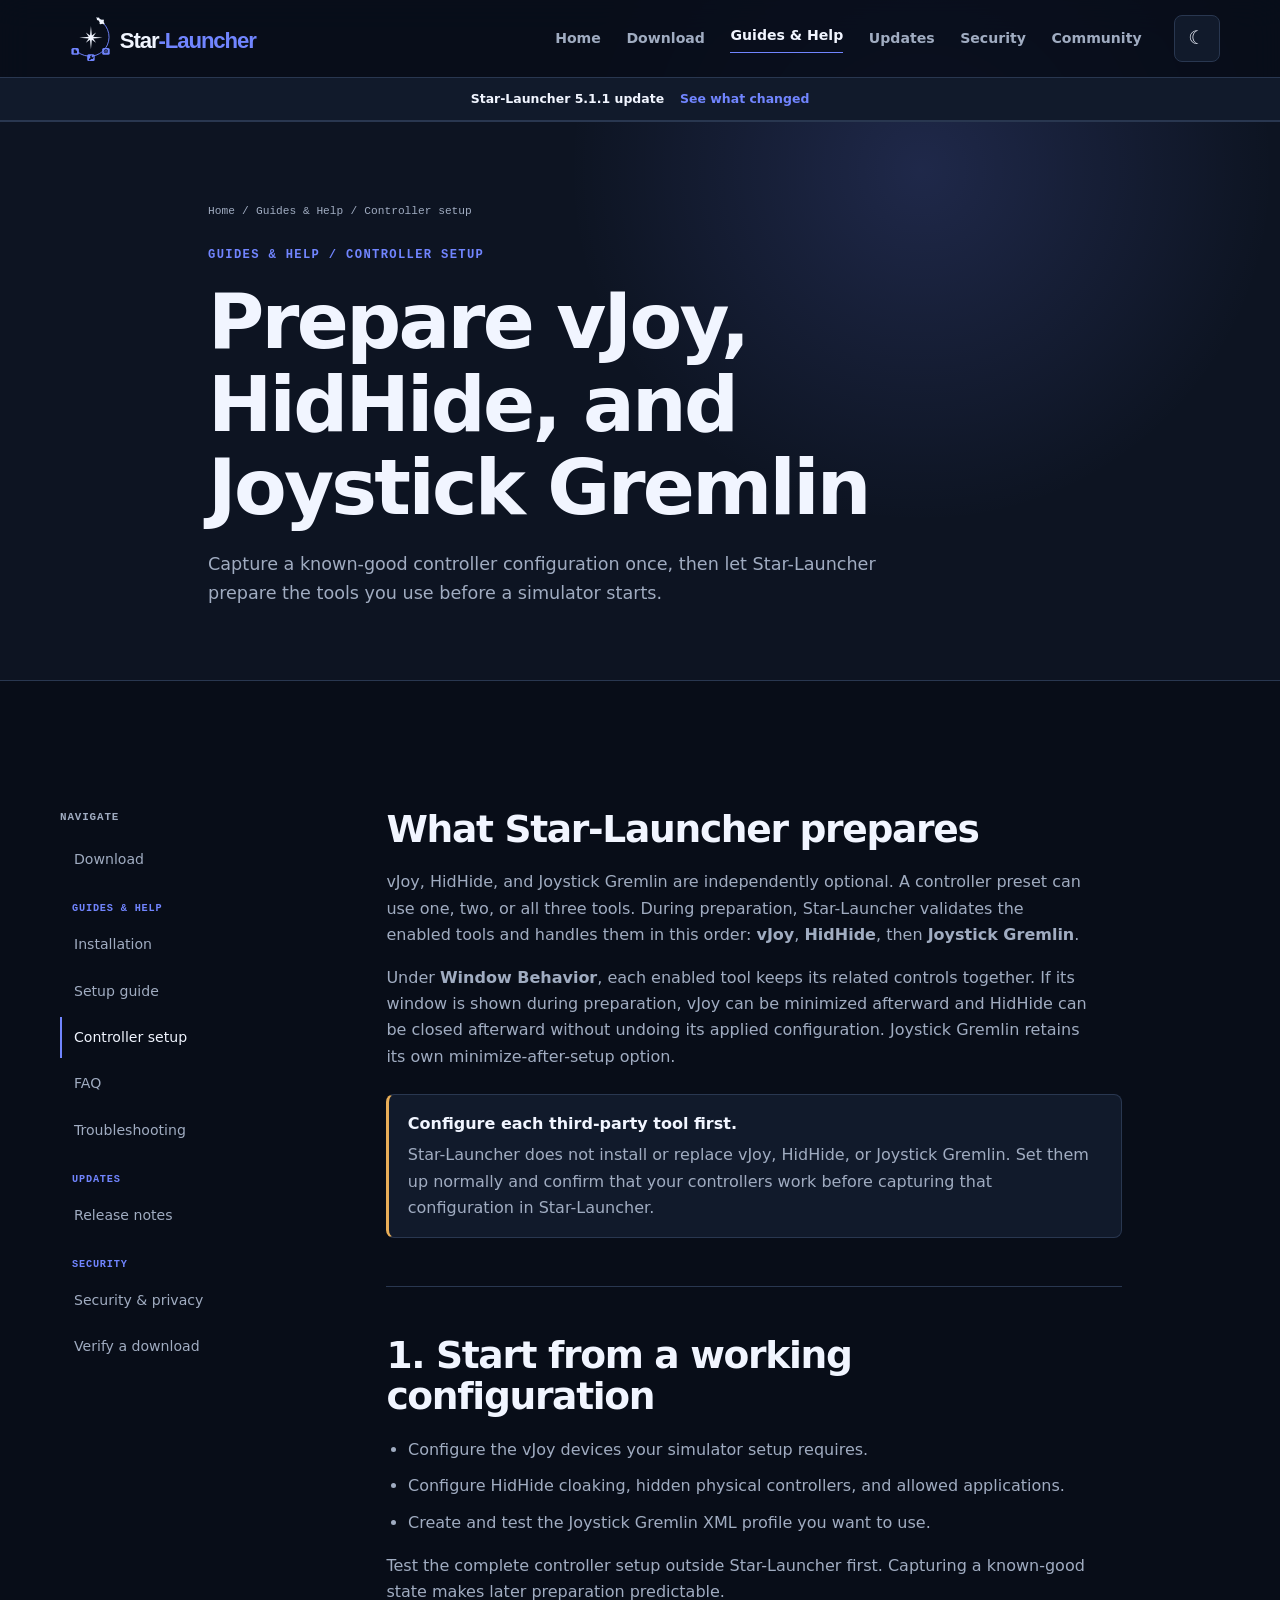
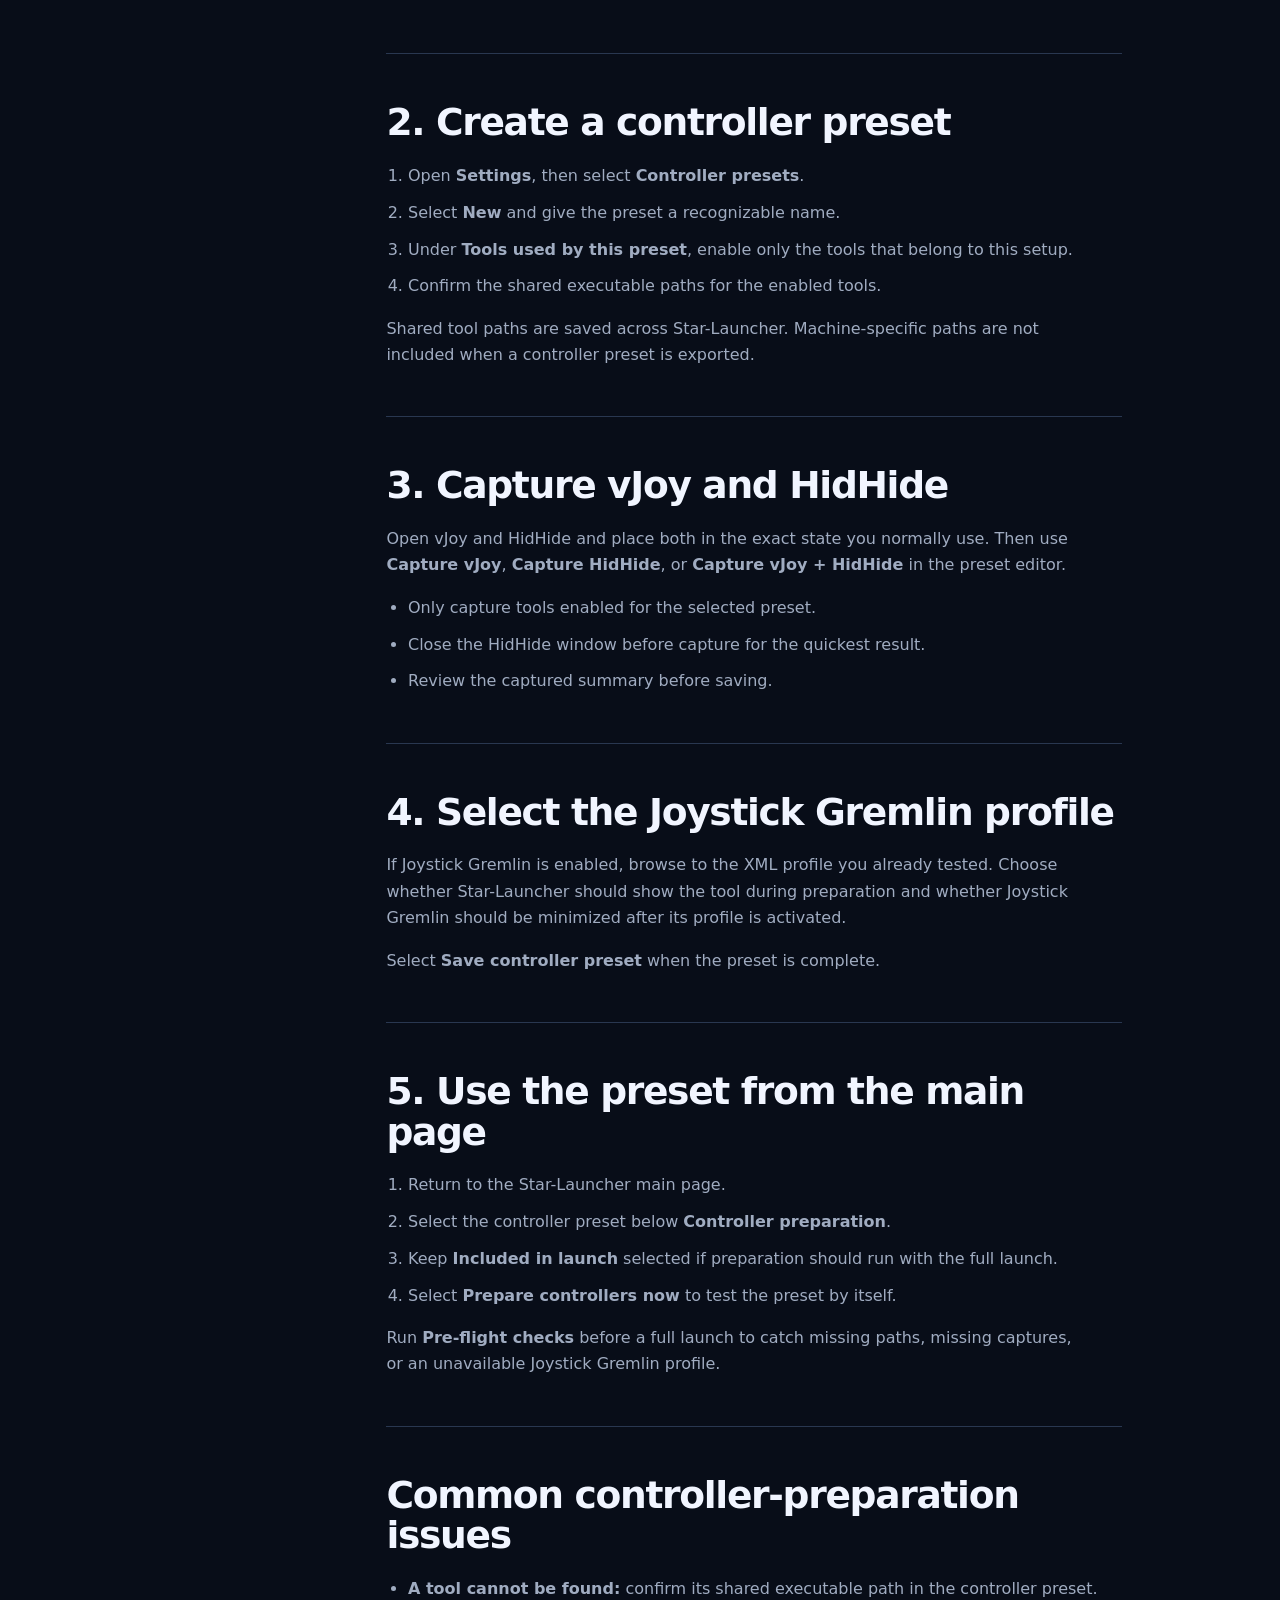
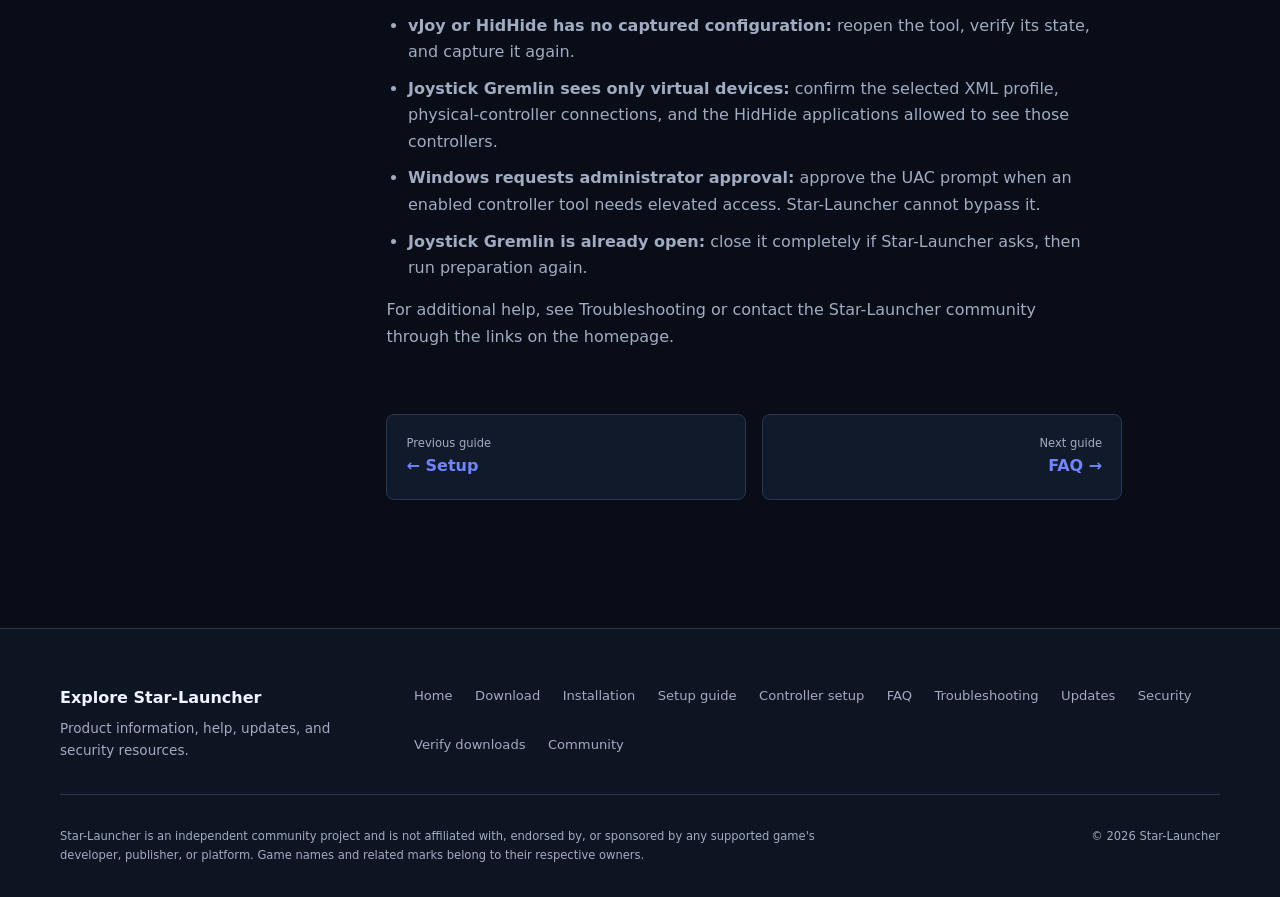
<file: pages/controller-setup.html>
<!doctype html>
<html lang="en" data-theme="dark">
  <head>
    <meta charset="utf-8">
    <meta name="viewport" content="width=device-width, initial-scale=1">
    <meta name="description" content="Use Star-Launcher controller presets to prepare vJoy, HidHide, and Joystick Gremlin before starting your simulator.">
    <meta name="theme-color" content="#080d18">
    <title>Star-Launcher Controller Setup — vJoy, HidHide &amp; Joystick Gremlin</title>
    <link rel="canonical" href="https://star-launcher.com/pages/controller-setup">
    <link rel="icon" href="../favicon.ico" sizes="any">
    <link rel="icon" href="../assets/branding/star-launcher-app-icon.svg" type="image/svg+xml">
    <link rel="stylesheet" href="../css/tokens.css">
    <link rel="stylesheet" href="../css/base.css">
    <link rel="stylesheet" href="../css/components.css">
    <link rel="stylesheet" href="../css/layout.css">
    <link rel="stylesheet" href="../css/pages.css">
    <script src="../js/theme.js"></script>
    <script src="../js/site-config.js" defer></script>
    <script src="../js/navigation.js?v=20260812-2" defer></script>
    <script src="../js/site.js" defer></script>
    <script src="../js/monetization.js" defer></script>
  </head>
  <body>
    <a class="skip-link" href="#main-content">Skip to content</a>
    <header class="site-header is-scrolled" data-site-header>
      <div class="container header-inner">
        <a class="brand" href="../index.html" aria-label="Star-Launcher home"><span class="brand-logo" aria-hidden="true"><img class="brand-image brand-image-dark" src="../assets/branding/star-launcher-horizontal-dark.svg" alt=""><img class="brand-image brand-image-light" src="../assets/branding/star-launcher-horizontal-light.svg" alt=""></span></a>
        <button class="menu-toggle button button-icon" type="button" aria-expanded="false" aria-controls="site-navigation" data-menu-toggle><span class="menu-icon" aria-hidden="true"></span><span class="sr-only">Open navigation</span></button>
        <nav class="site-navigation" id="site-navigation" aria-label="Main navigation" data-navigation><a href="../index.html#features">Features</a><a href="../index.html#download">Download</a><a href="installation.html">Guides &amp; Help</a><a href="../index.html#community">Community</a></nav>
        <button class="theme-toggle button button-icon" type="button" aria-label="Switch to light theme" data-theme-toggle><span class="theme-icon theme-icon-dark" aria-hidden="true">☾</span><span class="theme-icon theme-icon-light" aria-hidden="true">☀</span></button>
      </div>
    </header>
    <main id="main-content">
      <section class="docs-hero">
        <div class="container docs-hero-inner"><p class="eyebrow">Guides &amp; Help / Controller setup</p><h1>Prepare vJoy, HidHide, and Joystick Gremlin</h1><p>Capture a known-good controller configuration once, then let Star-Launcher prepare the tools you use before a simulator starts.</p></div>
      </section>
      <section class="section">
        <div class="container docs-layout">
          <aside class="docs-sidebar"><strong>Guides &amp; Help</strong><nav aria-label="Guides and help"><a href="installation.html">Installation</a><a href="setup.html">Setup guide</a><a href="controller-setup.html" aria-current="page">Controller setup</a><a href="faq.html">FAQ</a><a href="troubleshooting.html">Troubleshooting</a><a href="release-notes.html">Release notes</a></nav></aside>
          <article class="docs-content">
            <section>
              <h2>What Star-Launcher prepares</h2>
              <p>vJoy, HidHide, and Joystick Gremlin are independently optional. A controller preset can use one, two, or all three tools. During preparation, Star-Launcher validates the enabled tools and handles them in this order: <strong>vJoy</strong>, <strong>HidHide</strong>, then <strong>Joystick Gremlin</strong>.</p><p>Under <strong>Window Behavior</strong>, each enabled tool keeps its related controls together. If its window is shown during preparation, vJoy can be minimized afterward and HidHide can be closed afterward without undoing its applied configuration. Joystick Gremlin retains its own minimize-after-setup option.</p>
              <div class="notice"><strong>Configure each third-party tool first.</strong><p>Star-Launcher does not install or replace vJoy, HidHide, or Joystick Gremlin. Set them up normally and confirm that your controllers work before capturing that configuration in Star-Launcher.</p></div>
            </section>
            <section>
              <h2>1. Start from a working configuration</h2>
              <ul>
                <li>Configure the vJoy devices your simulator setup requires.</li>
                <li>Configure HidHide cloaking, hidden physical controllers, and allowed applications.</li>
                <li>Create and test the Joystick Gremlin XML profile you want to use.</li>
              </ul>
              <p>Test the complete controller setup outside Star-Launcher first. Capturing a known-good state makes later preparation predictable.</p>
            </section>
            <section>
              <h2>2. Create a controller preset</h2>
              <ol>
                <li>Open <strong>Settings</strong>, then select <strong>Controller presets</strong>.</li>
                <li>Select <strong>New</strong> and give the preset a recognizable name.</li>
                <li>Under <strong>Tools used by this preset</strong>, enable only the tools that belong to this setup.</li>
                <li>Confirm the shared executable paths for the enabled tools.</li>
              </ol>
              <p>Shared tool paths are saved across Star-Launcher. Machine-specific paths are not included when a controller preset is exported.</p>
            </section>
            <section>
              <h2>3. Capture vJoy and HidHide</h2>
              <p>Open vJoy and HidHide and place both in the exact state you normally use. Then use <strong>Capture vJoy</strong>, <strong>Capture HidHide</strong>, or <strong>Capture vJoy + HidHide</strong> in the preset editor.</p>
              <ul>
                <li>Only capture tools enabled for the selected preset.</li>
                <li>Close the HidHide window before capture for the quickest result.</li>
                <li>Review the captured summary before saving.</li>
              </ul>
            </section>
            <section>
              <h2>4. Select the Joystick Gremlin profile</h2>
              <p>If Joystick Gremlin is enabled, browse to the XML profile you already tested. Choose whether Star-Launcher should show the tool during preparation and whether Joystick Gremlin should be minimized after its profile is activated.</p>
              <p>Select <strong>Save controller preset</strong> when the preset is complete.</p>
            </section>
            <section>
              <h2>5. Use the preset from the main page</h2>
              <ol>
                <li>Return to the Star-Launcher main page.</li>
                <li>Select the controller preset below <strong>Controller preparation</strong>.</li>
                <li>Keep <strong>Included in launch</strong> selected if preparation should run with the full launch.</li>
                <li>Select <strong>Prepare controllers now</strong> to test the preset by itself.</li>
              </ol>
              <p>Run <strong>Pre-flight checks</strong> before a full launch to catch missing paths, missing captures, or an unavailable Joystick Gremlin profile.</p>
            </section>
            <section>
              <h2>Common controller-preparation issues</h2>
              <ul>
                <li><strong>A tool cannot be found:</strong> confirm its shared executable path in the controller preset.</li>
                <li><strong>vJoy or HidHide has no captured configuration:</strong> reopen the tool, verify its state, and capture it again.</li>
                <li><strong>Joystick Gremlin sees only virtual devices:</strong> confirm the selected XML profile, physical-controller connections, and the HidHide applications allowed to see those controllers.</li>
                <li><strong>Windows requests administrator approval:</strong> approve the UAC prompt when an enabled controller tool needs elevated access. Star-Launcher cannot bypass it.</li>
                <li><strong>Joystick Gremlin is already open:</strong> close it completely if Star-Launcher asks, then run preparation again.</li>
              </ul>
              <p>For additional help, see <a href="troubleshooting.html">Troubleshooting</a> or contact the Star-Launcher community through the links on the homepage.</p>
            </section>
            <nav class="docs-next" aria-label="Guide pagination"><a href="setup.html"><span>Previous guide</span><strong>← Setup</strong></a><a href="faq.html"><span>Next guide</span><strong>FAQ →</strong></a></nav>
          </article>
        </div>
      </section>
    </main>
    <footer class="site-footer"><div class="container footer-legal"><p>Star-Launcher is an independent community project and is not affiliated with, endorsed by, or sponsored by any supported game's developer, publisher, or platform. Game names and related marks belong to their respective owners.</p><p>© <span data-current-year></span> Star-Launcher</p></div></footer>
  </body>
</html>
</file>
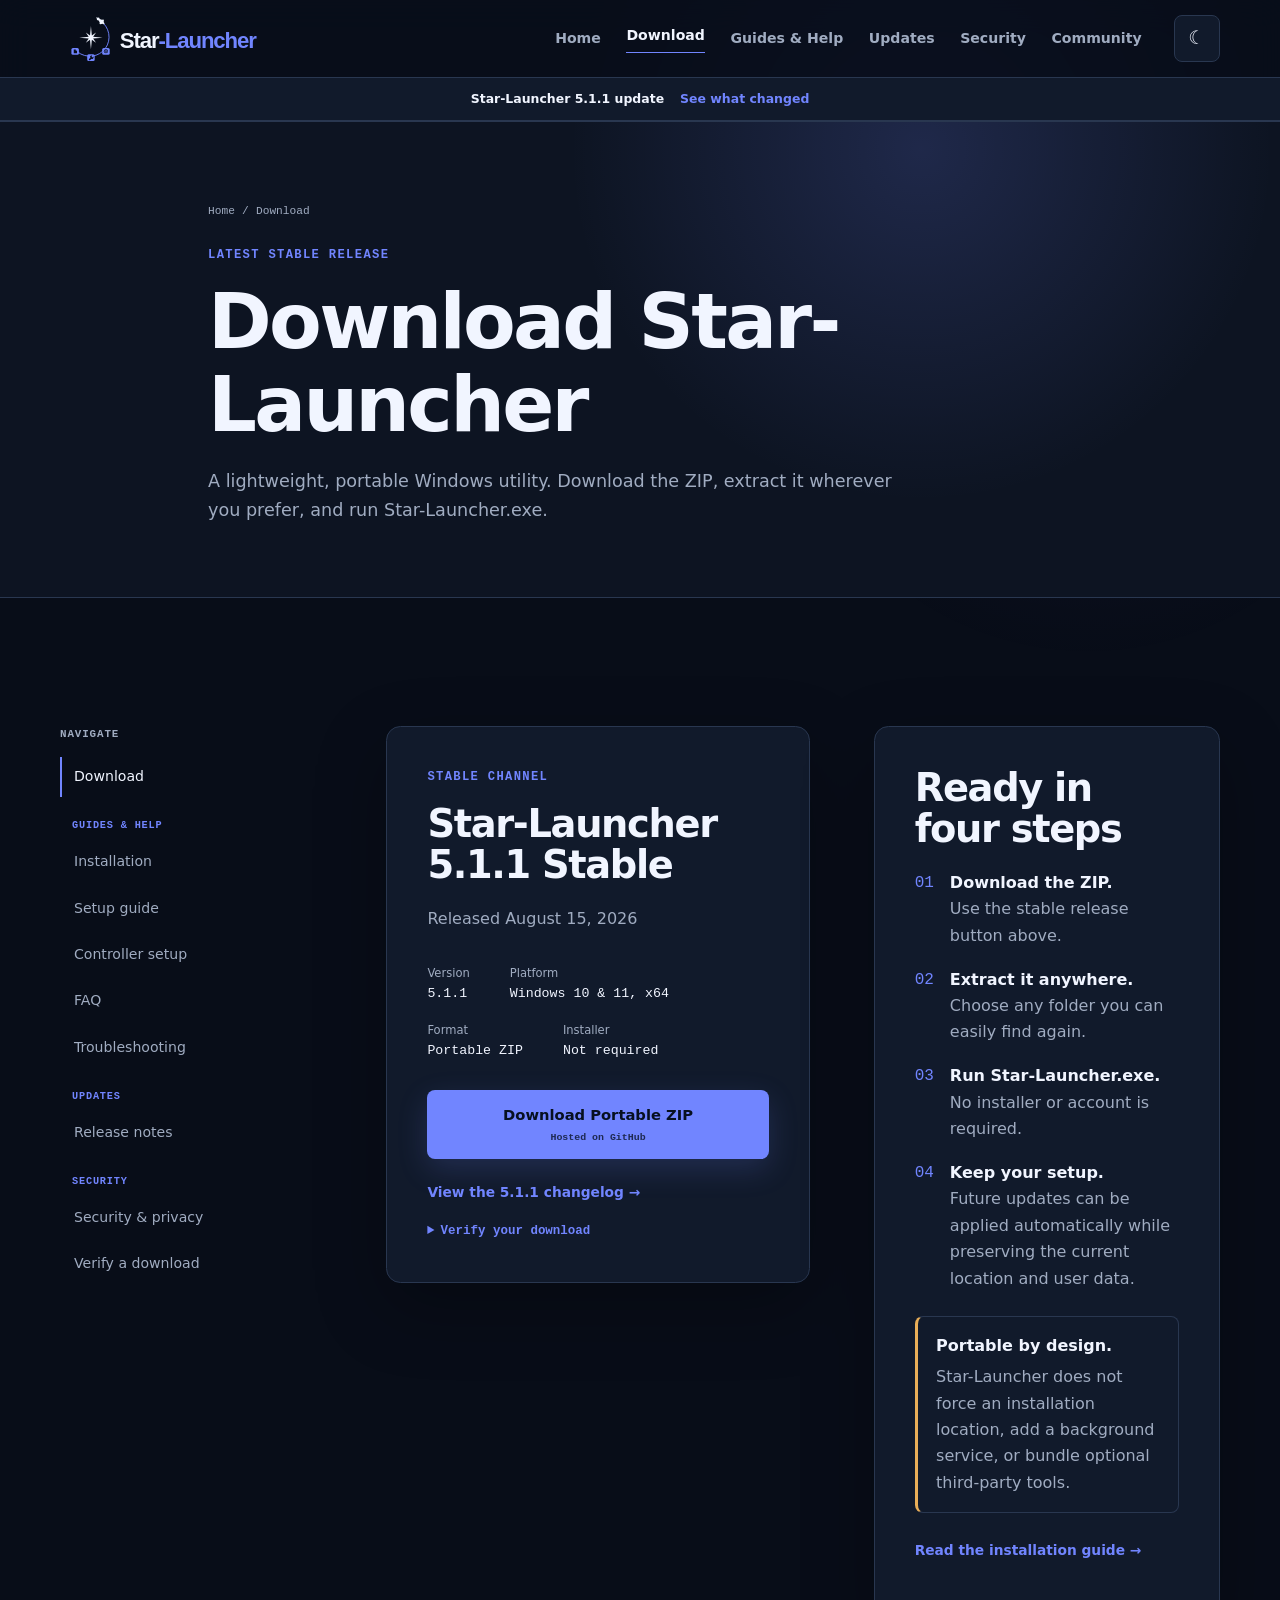
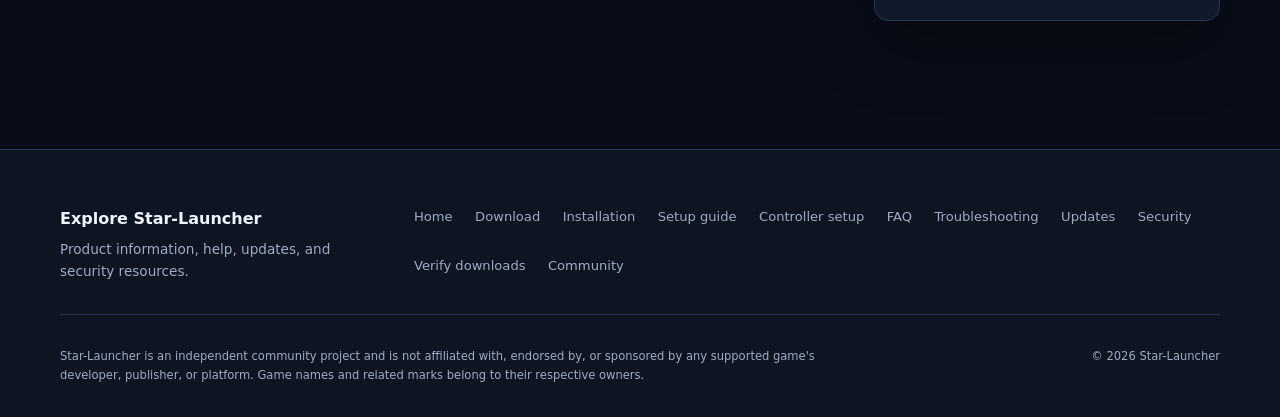
<file: pages/download.html>
<!doctype html>
<html lang="en" data-theme="dark">
  <head>
    <meta charset="utf-8">
    <meta name="viewport" content="width=device-width, initial-scale=1">
    <meta name="description" content="Download the latest stable Star-Launcher release for Windows. Portable ZIP, no installer or account required, with automatic update support.">
    <meta name="theme-color" content="#080d18">
    <title>Download Star-Launcher for Windows — Portable ZIP</title>
    <link rel="canonical" href="https://star-launcher.com/pages/download">
    <link rel="icon" href="../favicon.ico" sizes="any">
    <link rel="icon" href="../assets/branding/star-launcher-app-icon.svg" type="image/svg+xml">
    <link rel="stylesheet" href="../css/tokens.css">
    <link rel="stylesheet" href="../css/base.css">
    <link rel="stylesheet" href="../css/components.css">
    <link rel="stylesheet" href="../css/layout.css">
    <link rel="stylesheet" href="../css/pages.css">
    <script src="../js/theme.js"></script>
    <script src="../js/site-config.js" defer></script>
    <script src="../js/navigation.js?v=20260812-2" defer></script>
    <script src="../js/site.js" defer></script>
    <script src="../js/monetization.js" defer></script>
  </head>
  <body>
    <a class="skip-link" href="#main-content">Skip to content</a>
    <header class="site-header is-scrolled" data-site-header>
      <div class="container header-inner">
        <a class="brand" href="../index.html" aria-label="Star-Launcher home"><span class="brand-logo" aria-hidden="true"><img class="brand-image brand-image-dark" src="../assets/branding/star-launcher-horizontal-dark.svg" alt=""><img class="brand-image brand-image-light" src="../assets/branding/star-launcher-horizontal-light.svg" alt=""></span></a>
        <button class="menu-toggle button button-icon" type="button" aria-expanded="false" aria-controls="site-navigation" data-menu-toggle><span class="menu-icon" aria-hidden="true"></span><span class="sr-only">Open navigation</span></button>
        <nav class="site-navigation" id="site-navigation" aria-label="Main navigation" data-navigation><a href="../index.html#features">Features</a><a href="download.html" aria-current="page">Download</a><a href="installation.html">Guides &amp; Help</a><a href="security.html">Security</a></nav>
        <button class="theme-toggle button button-icon" type="button" aria-label="Switch to light theme" data-theme-toggle><span class="theme-icon theme-icon-dark" aria-hidden="true">☾</span><span class="theme-icon theme-icon-light" aria-hidden="true">☀</span></button>
      </div>
    </header>
    <main id="main-content">
      <section class="docs-hero">
        <div class="container docs-hero-inner">
          <p class="eyebrow">Latest stable release</p>
          <h1>Download Star-Launcher</h1>
          <p>A lightweight, portable Windows utility. Download the ZIP, extract it wherever you prefer, and run Star-Launcher.exe.</p>
        </div>
      </section>
      <section class="section">
        <div class="container docs-layout download-with-sidebar">
          <aside class="docs-sidebar"><strong>Navigate</strong><nav aria-label="Site sections"><a href="download.html" aria-current="page">Download</a><a href="installation.html">Installation</a><a href="setup.html">Setup guide</a><a href="controller-setup.html">Controller setup</a><a href="faq.html">FAQ</a><a href="troubleshooting.html">Troubleshooting</a><a href="release-notes.html">Release notes</a><a href="security.html">Security &amp; privacy</a><a href="verify-download.html">Verify a download</a></nav></aside>
          <div class="download-page-layout">
          <article class="download-release-card">
            <div>
              <p class="eyebrow">Stable channel</p>
              <h2>Star-Launcher 5.1.1 Stable</h2>
              <p>Released August 15, 2026</p>
            </div>
            <dl class="release-meta">
              <div><dt>Version</dt><dd>5.1.1</dd></div>
              <div><dt>Platform</dt><dd>Windows 10 &amp; 11, x64</dd></div>
              <div><dt>Format</dt><dd>Portable ZIP</dd></div>
              <div><dt>Installer</dt><dd>Not required</dd></div>
            </dl>
            <div class="download-page-actions">
              <a class="button button-primary download-host-button" href="https://github.com/Star-Launcher/star-launcher-website/releases/download/v5.1.1/Star-Launcher-5.1.1.zip"><span>Download Portable ZIP</span><small>Hosted on GitHub</small></a>
            </div>
            <p><a class="text-link" href="release-notes.html#version-5-1-1">View the 5.1.1 changelog →</a></p>
            <details class="download-verification">
              <summary>Verify your download</summary>
              <p>SHA-256 checksum:</p>
              <code>4beeff7ffe68388657e5a5907e8100d6cf89283afc5b38f9646186f3a3d8e55e</code>
              <p><a class="text-link" href="verify-download.html">Step-by-step verification guide &rarr;</a></p>
            </details>
          </article>

          <article class="download-instructions">
            <h2>Ready in four steps</h2>
            <ol>
              <li><strong>Download the ZIP.</strong><span>Use the stable release button above.</span></li>
              <li><strong>Extract it anywhere.</strong><span>Choose any folder you can easily find again.</span></li>
              <li><strong>Run Star-Launcher.exe.</strong><span>No installer or account is required.</span></li>
              <li><strong>Keep your setup.</strong><span>Future updates can be applied automatically while preserving the current location and user data.</span></li>
            </ol>
            <div class="notice"><strong>Portable by design.</strong><p>Star-Launcher does not force an installation location, add a background service, or bundle optional third-party tools.</p></div>
            <p><a class="text-link" href="installation.html">Read the installation guide →</a></p>
          </article>
          </div>
        </div>
      </section>
      <aside class="ad-slot ad-slot-horizontal" aria-label="Sponsored content" data-sponsor-slot="download-after-primary" hidden>
        <div class="container"><div class="ad-slot-inner"></div></div>
      </aside>
    </main>
    <footer class="site-footer"><div class="container footer-legal"><p>Star-Launcher is an independent community project and is not affiliated with, endorsed by, or sponsored by any supported game's developer, publisher, or platform. Game names and related marks belong to their respective owners.</p><p>© <span data-current-year></span> Star-Launcher</p></div></footer>
  </body>
</html>
</file>
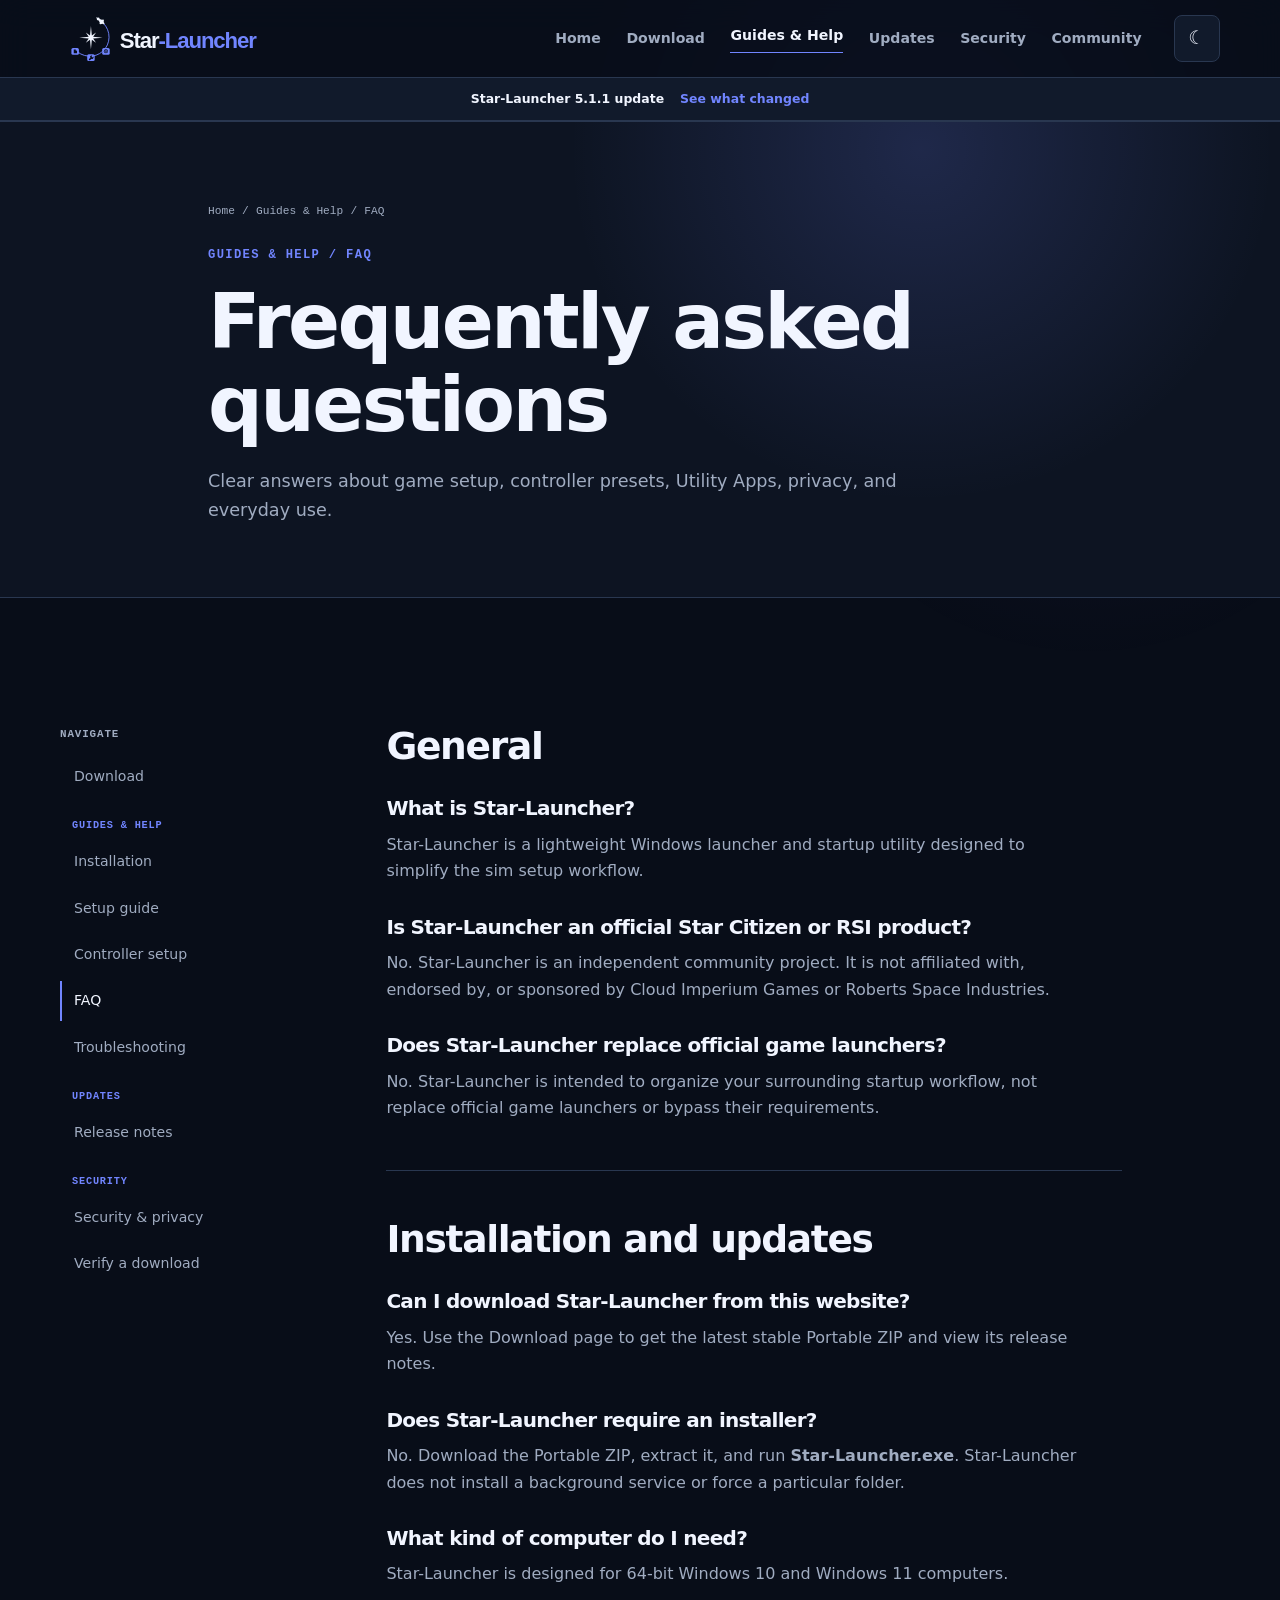
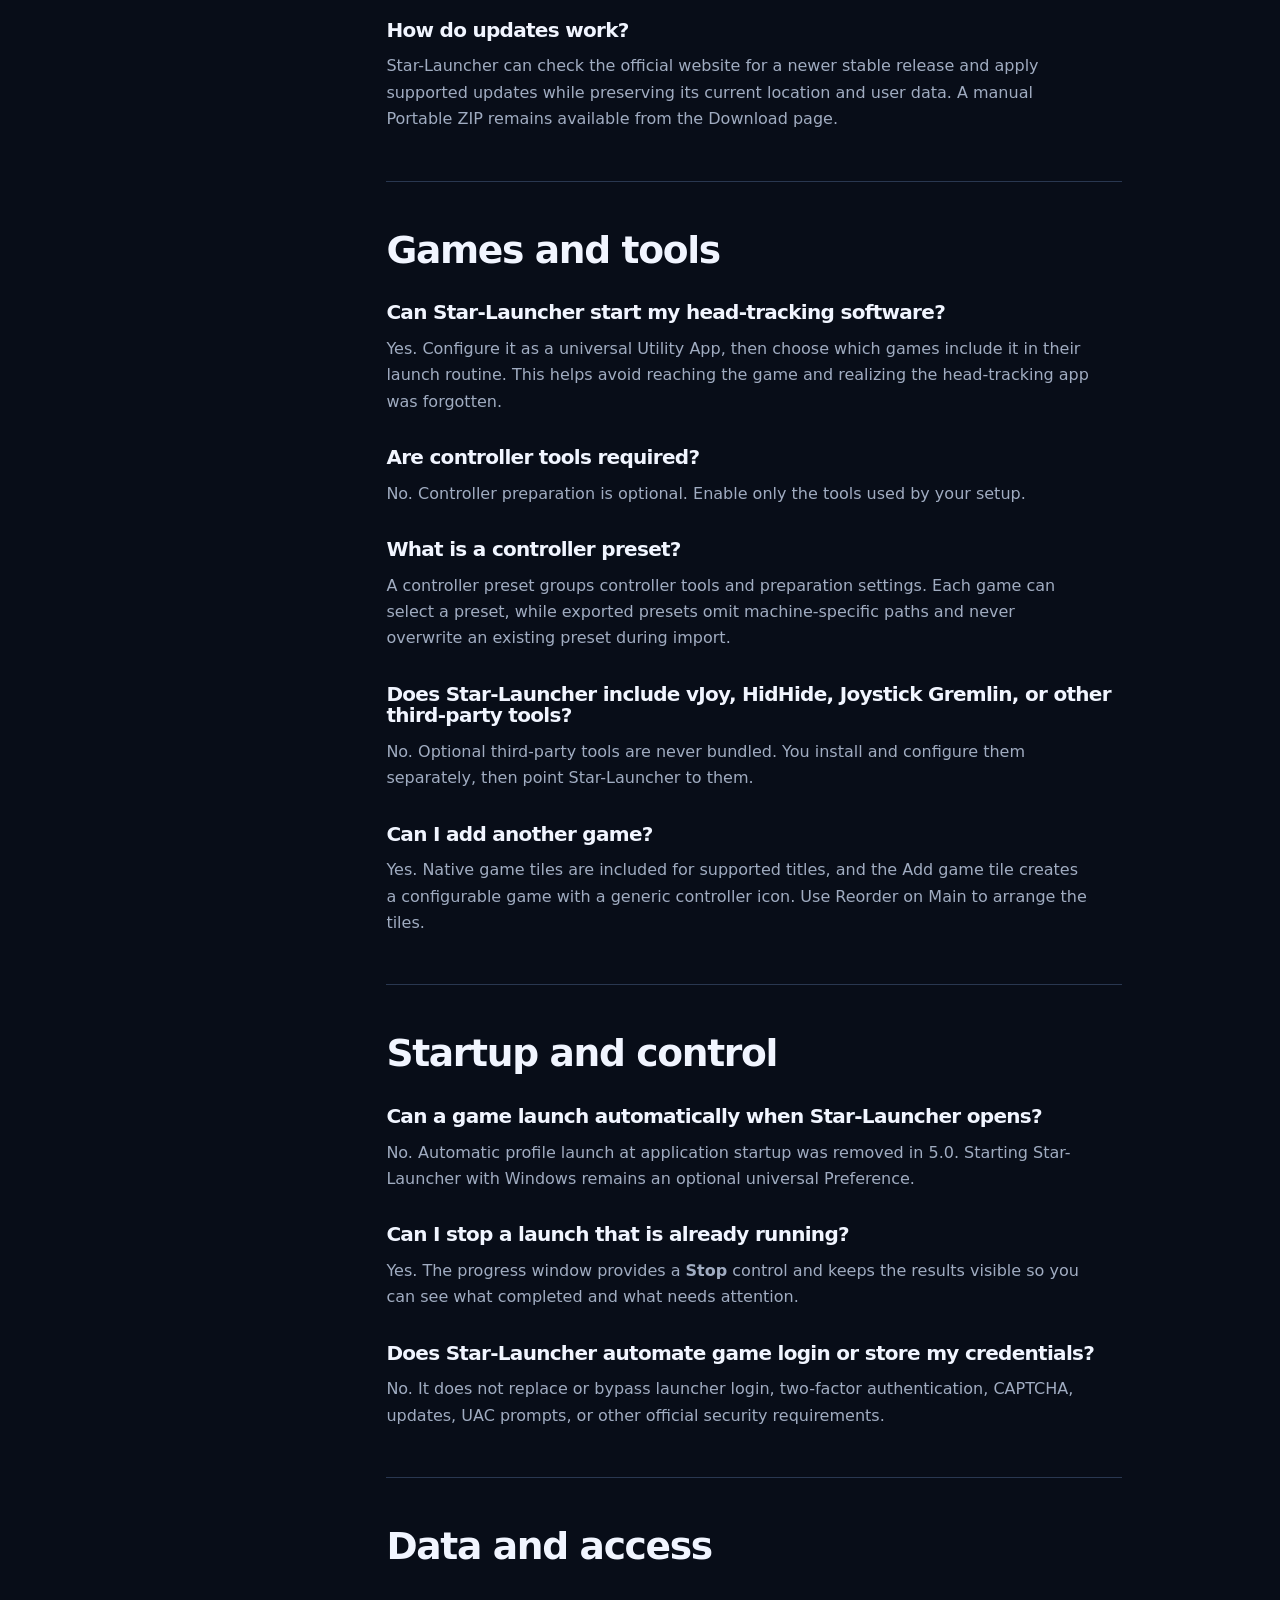
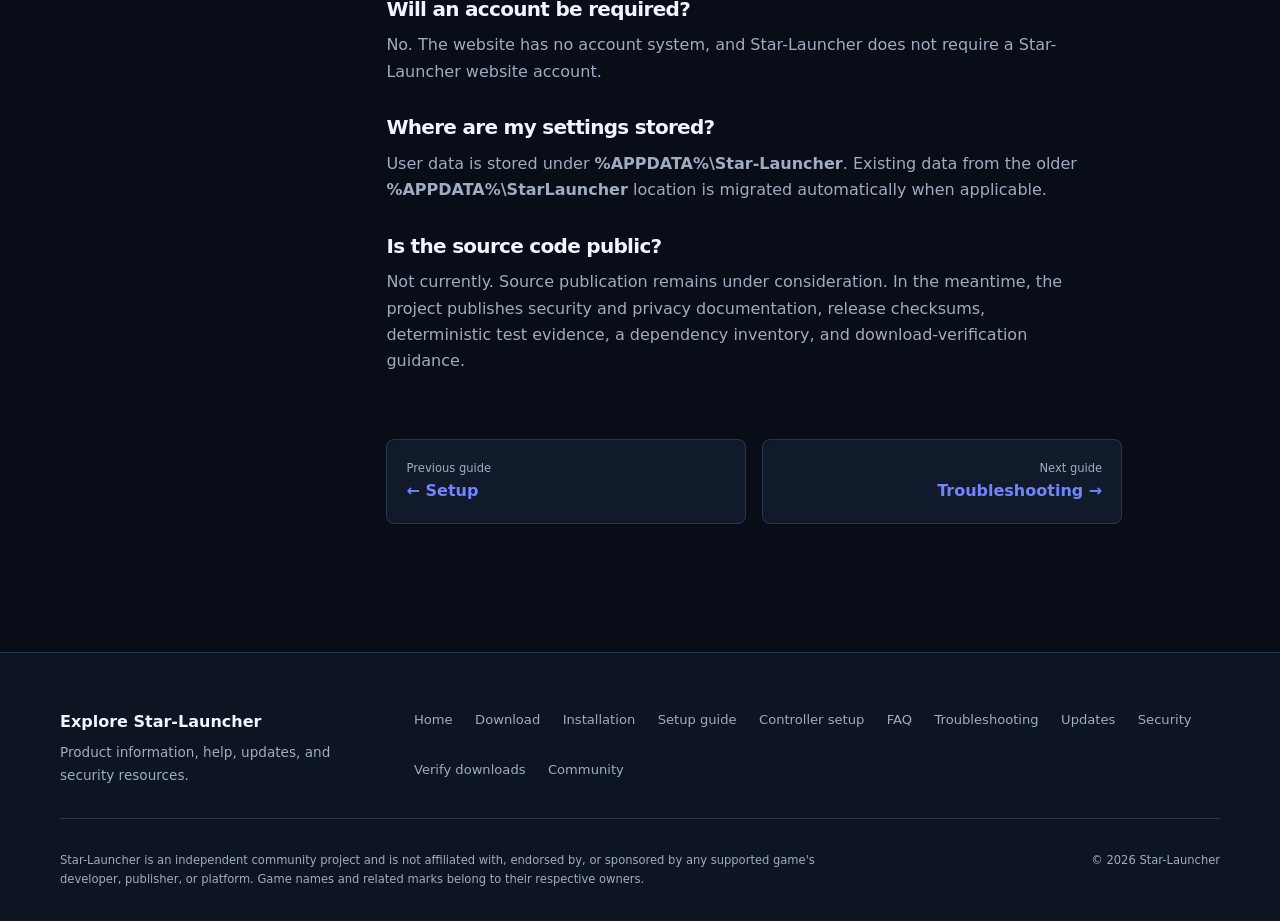
<file: pages/faq.html>
<!doctype html>
<html lang="en" data-theme="dark">
  <head>
    <meta charset="utf-8"><meta name="viewport" content="width=device-width, initial-scale=1"><meta name="description" content="Answers to common questions about Star-Launcher downloads, updates, native game settings, launch methods, Utility Apps, and controller presets."><meta name="theme-color" content="#080d18">
    <title>Star-Launcher FAQ — Downloads, Updates &amp; Compatibility</title><link rel="canonical" href="https://star-launcher.com/pages/faq"><link rel="icon" href="../favicon.ico" sizes="any"><link rel="icon" href="../assets/branding/star-launcher-app-icon.svg" type="image/svg+xml">
    <link rel="stylesheet" href="../css/tokens.css"><link rel="stylesheet" href="../css/base.css"><link rel="stylesheet" href="../css/components.css"><link rel="stylesheet" href="../css/layout.css"><link rel="stylesheet" href="../css/pages.css">
    <script src="../js/theme.js"></script><script src="../js/site-config.js" defer></script><script src="../js/navigation.js?v=20260812-2" defer></script><script src="../js/site.js" defer></script><script src="../js/monetization.js" defer></script>
  </head>
  <body>
    <a class="skip-link" href="#main-content">Skip to content</a>
    <header class="site-header is-scrolled" data-site-header><div class="container header-inner"><a class="brand" href="../index.html" aria-label="Star-Launcher home"><span class="brand-logo" aria-hidden="true"><img class="brand-image brand-image-dark" src="../assets/branding/star-launcher-horizontal-dark.svg" alt=""><img class="brand-image brand-image-light" src="../assets/branding/star-launcher-horizontal-light.svg" alt=""></span></a><button class="menu-toggle button button-icon" type="button" aria-expanded="false" aria-controls="site-navigation" data-menu-toggle><span class="menu-icon" aria-hidden="true"></span><span class="sr-only">Open navigation</span></button><nav class="site-navigation" id="site-navigation" aria-label="Main navigation" data-navigation><a href="../index.html#features">Features</a><a href="../index.html#download">Download</a><a href="installation.html">Guides &amp; Help</a><a href="../index.html#community">Community</a></nav><button class="theme-toggle button button-icon" type="button" aria-label="Switch to light theme" data-theme-toggle><span class="theme-icon theme-icon-dark" aria-hidden="true">☾</span><span class="theme-icon theme-icon-light" aria-hidden="true">☀</span></button></div></header>
    <main id="main-content">
      <section class="docs-hero"><div class="container docs-hero-inner"><p class="eyebrow">Guides &amp; Help / FAQ</p><h1>Frequently asked questions</h1><p>Clear answers about game setup, controller presets, Utility Apps, privacy, and everyday use.</p></div></section>
      <section class="section"><div class="container docs-layout"><aside class="docs-sidebar"><strong>Guides &amp; Help</strong><nav aria-label="Guides and help"><a href="installation.html">Installation</a><a href="setup.html">Setup guide</a><a href="controller-setup.html">Controller setup</a><a href="faq.html" aria-current="page">FAQ</a><a href="troubleshooting.html">Troubleshooting</a><a href="release-notes.html">Release notes</a></nav></aside>
        <article class="docs-content">
          <section><h2>General</h2><h3>What is Star-Launcher?</h3><p>Star-Launcher is a lightweight Windows launcher and startup utility designed to simplify the sim setup workflow.</p><h3>Is Star-Launcher an official Star Citizen or RSI product?</h3><p>No. Star-Launcher is an independent community project. It is not affiliated with, endorsed by, or sponsored by Cloud Imperium Games or Roberts Space Industries.</p><h3>Does Star-Launcher replace official game launchers?</h3><p>No. Star-Launcher is intended to organize your surrounding startup workflow, not replace official game launchers or bypass their requirements.</p></section>
          <section><h2>Installation and updates</h2><h3>Can I download Star-Launcher from this website?</h3><p>Yes. Use the <a href="download.html">Download page</a> to get the latest stable Portable ZIP and view its release notes.</p><h3>Does Star-Launcher require an installer?</h3><p>No. Download the Portable ZIP, extract it, and run <strong>Star-Launcher.exe</strong>. Star-Launcher does not install a background service or force a particular folder.</p><h3>What kind of computer do I need?</h3><p>Star-Launcher is designed for 64-bit Windows 10 and Windows 11 computers.</p><h3>How do updates work?</h3><p>Star-Launcher can check the official website for a newer stable release and apply supported updates while preserving its current location and user data. A manual Portable ZIP remains available from the Download page.</p></section>
          <section><h2>Games and tools</h2><h3>Can Star-Launcher start my head-tracking software?</h3><p>Yes. Configure it as a universal Utility App, then choose which games include it in their launch routine. This helps avoid reaching the game and realizing the head-tracking app was forgotten.</p><h3>Are controller tools required?</h3><p>No. Controller preparation is optional. Enable only the tools used by your setup.</p><h3>What is a controller preset?</h3><p>A controller preset groups controller tools and preparation settings. Each game can select a preset, while exported presets omit machine-specific paths and never overwrite an existing preset during import.</p><h3>Does Star-Launcher include vJoy, HidHide, Joystick Gremlin, or other third-party tools?</h3><p>No. Optional third-party tools are never bundled. You install and configure them separately, then point Star-Launcher to them.</p><h3>Can I add another game?</h3><p>Yes. Native game tiles are included for supported titles, and the Add game tile creates a configurable game with a generic controller icon. Use Reorder on Main to arrange the tiles.</p></section>
          <section><h2>Startup and control</h2><h3>Can a game launch automatically when Star-Launcher opens?</h3><p>No. Automatic profile launch at application startup was removed in 5.0. Starting Star-Launcher with Windows remains an optional universal Preference.</p><h3>Can I stop a launch that is already running?</h3><p>Yes. The progress window provides a <strong>Stop</strong> control and keeps the results visible so you can see what completed and what needs attention.</p><h3>Does Star-Launcher automate game login or store my credentials?</h3><p>No. It does not replace or bypass launcher login, two-factor authentication, CAPTCHA, updates, UAC prompts, or other official security requirements.</p></section>
          <section><h2>Data and access</h2><h3>Will an account be required?</h3><p>No. The website has no account system, and Star-Launcher does not require a Star-Launcher website account.</p><h3>Where are my settings stored?</h3><p>User data is stored under <strong>%APPDATA%\Star-Launcher</strong>. Existing data from the older <strong>%APPDATA%\StarLauncher</strong> location is migrated automatically when applicable.</p><h3>Is the source code public?</h3><p>Not currently. Source publication remains under consideration. In the meantime, the project publishes <a href="security.html">security and privacy documentation</a>, release checksums, deterministic test evidence, a dependency inventory, and download-verification guidance.</p></section>
          <nav class="docs-next" aria-label="Guide pagination"><a href="setup.html"><span>Previous guide</span><strong>← Setup</strong></a><a href="troubleshooting.html"><span>Next guide</span><strong>Troubleshooting →</strong></a></nav>
        </article>
      </div></section>
    </main>
    <footer class="site-footer"><div class="container footer-legal"><p>Star-Launcher is an independent community project and is not affiliated with, endorsed by, or sponsored by any supported game's developer, publisher, or platform. Game names and related marks belong to their respective owners.</p><p>© <span data-current-year></span> Star-Launcher</p></div></footer>
  </body>
</html>
</file>
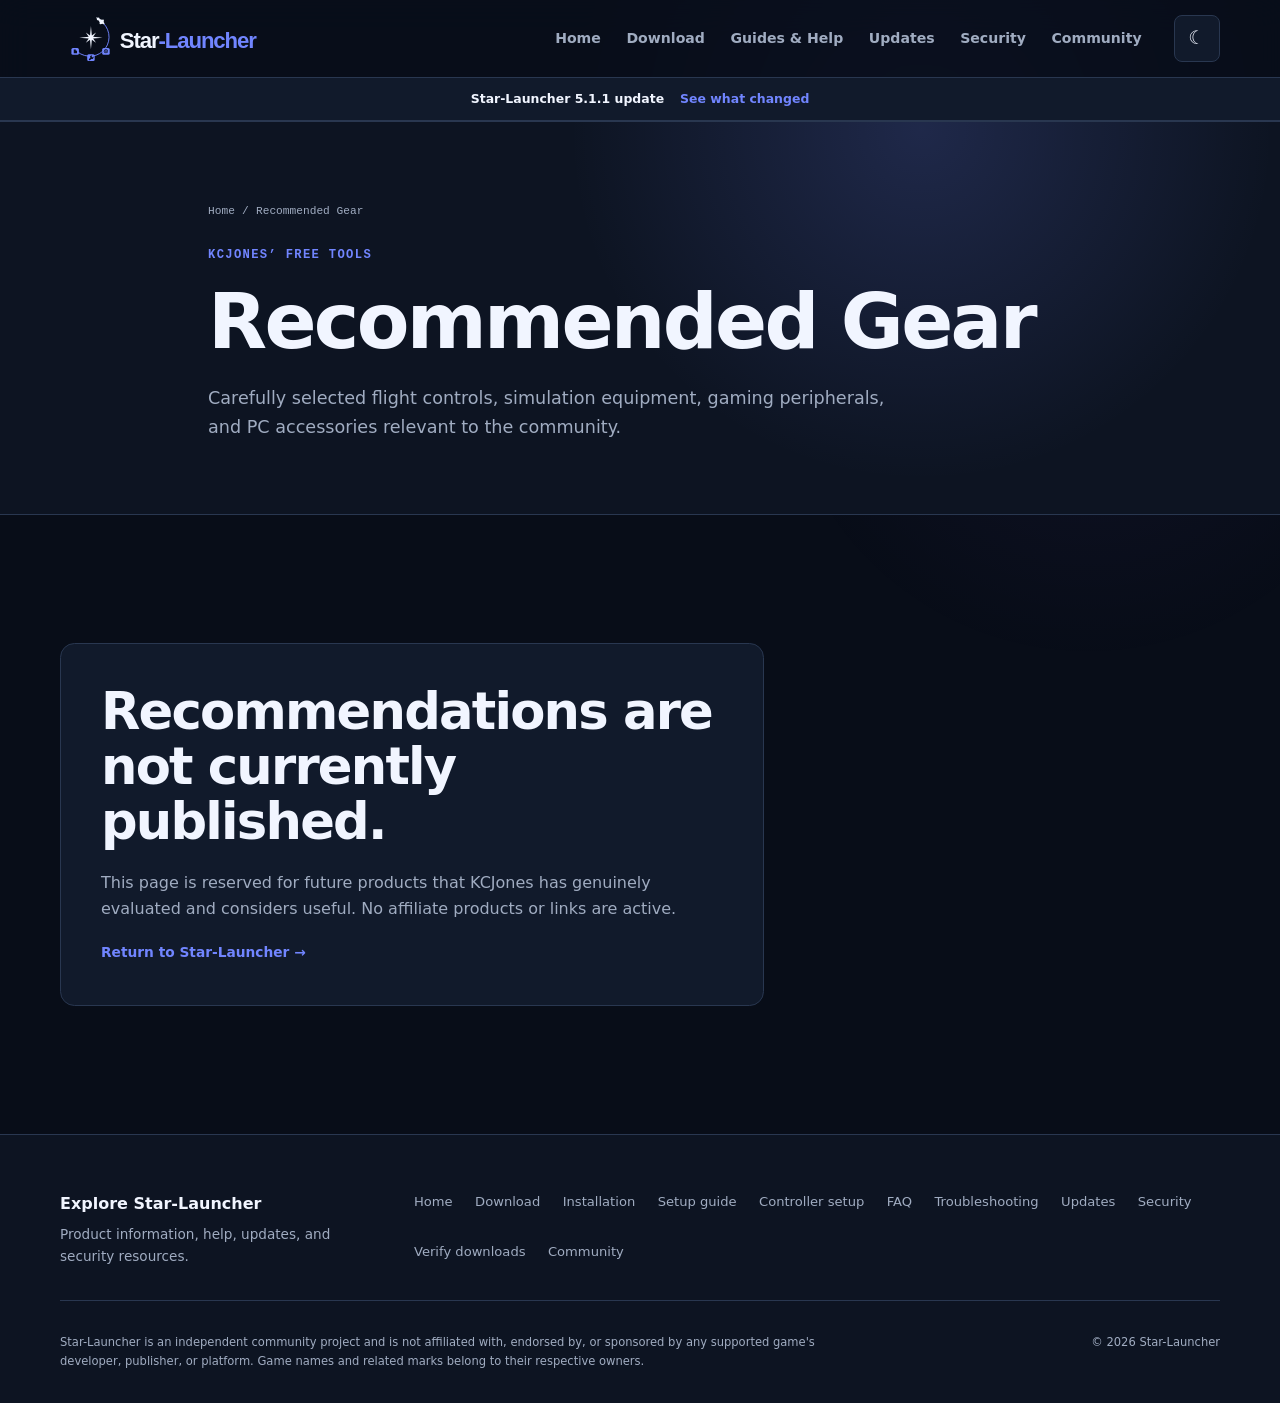
<file: pages/gear.html>
<!doctype html>
<html lang="en" data-theme="dark">
  <head>
    <meta charset="utf-8">
    <meta name="viewport" content="width=device-width, initial-scale=1">
    <meta name="description" content="Future KCJones Recommended Gear resources for the Star-Launcher community.">
    <meta name="robots" content="noindex, follow">
    <meta name="theme-color" content="#080d18">
    <title>KCJones Recommended Gear — Star-Launcher</title>
    <link rel="canonical" href="https://star-launcher.com/pages/gear">
    <link rel="icon" href="../favicon.ico" sizes="any">
    <link rel="icon" href="../assets/branding/star-launcher-app-icon.svg" type="image/svg+xml">
    <link rel="stylesheet" href="../css/tokens.css">
    <link rel="stylesheet" href="../css/base.css">
    <link rel="stylesheet" href="../css/components.css">
    <link rel="stylesheet" href="../css/layout.css">
    <link rel="stylesheet" href="../css/pages.css">
    <script src="../js/theme.js"></script>
    <script src="../js/site-config.js" defer></script>
    <script src="../js/navigation.js?v=20260812-2" defer></script>
    <script src="../js/site.js" defer></script>
    <script src="../js/monetization.js" defer></script>
  </head>
  <body>
    <a class="skip-link" href="#main-content">Skip to content</a>
    <header class="site-header is-scrolled" data-site-header>
      <div class="container header-inner">
        <a class="brand" href="../index.html" aria-label="Star-Launcher home"><span class="brand-logo" aria-hidden="true"><img class="brand-image brand-image-dark" src="../assets/branding/star-launcher-horizontal-dark.svg" alt=""><img class="brand-image brand-image-light" src="../assets/branding/star-launcher-horizontal-light.svg" alt=""></span></a>
        <button class="menu-toggle button button-icon" type="button" aria-expanded="false" aria-controls="site-navigation" data-menu-toggle><span class="menu-icon" aria-hidden="true"></span><span class="sr-only">Open navigation</span></button>
        <nav class="site-navigation" id="site-navigation" aria-label="Main navigation" data-navigation><a href="../index.html#features">Features</a><a href="download.html">Download</a><a href="installation.html">Guides &amp; Help</a><a href="../index.html#community">Community</a></nav>
        <button class="theme-toggle button button-icon" type="button" aria-label="Switch to light theme" data-theme-toggle><span class="theme-icon theme-icon-dark" aria-hidden="true">☾</span><span class="theme-icon theme-icon-light" aria-hidden="true">☀</span></button>
      </div>
    </header>
    <main id="main-content">
      <section class="docs-hero">
        <div class="container docs-hero-inner">
          <p class="eyebrow">KCJones’ Free Tools</p>
          <h1>Recommended Gear</h1>
          <p>Carefully selected flight controls, simulation equipment, gaming peripherals, and PC accessories relevant to the community.</p>
        </div>
      </section>
      <section class="section">
        <div class="container">
          <div class="gear-inactive" data-gear-inactive>
            <h2>Recommendations are not currently published.</h2>
            <p>This page is reserved for future products that KCJones has genuinely evaluated and considers useful. No affiliate products or links are active.</p>
            <a class="text-link" href="../index.html">Return to Star-Launcher →</a>
          </div>
          <p class="affiliate-disclosure" data-affiliate-disclosure hidden></p>
          <div data-gear-catalog hidden></div>
        </div>
      </section>
    </main>
    <footer class="site-footer"><div class="container footer-legal"><p>Star-Launcher is an independent community project and is not affiliated with, endorsed by, or sponsored by any supported game's developer, publisher, or platform. Game names and related marks belong to their respective owners.</p><p>© <span data-current-year></span> Star-Launcher</p></div></footer>
  </body>
</html>
</file>
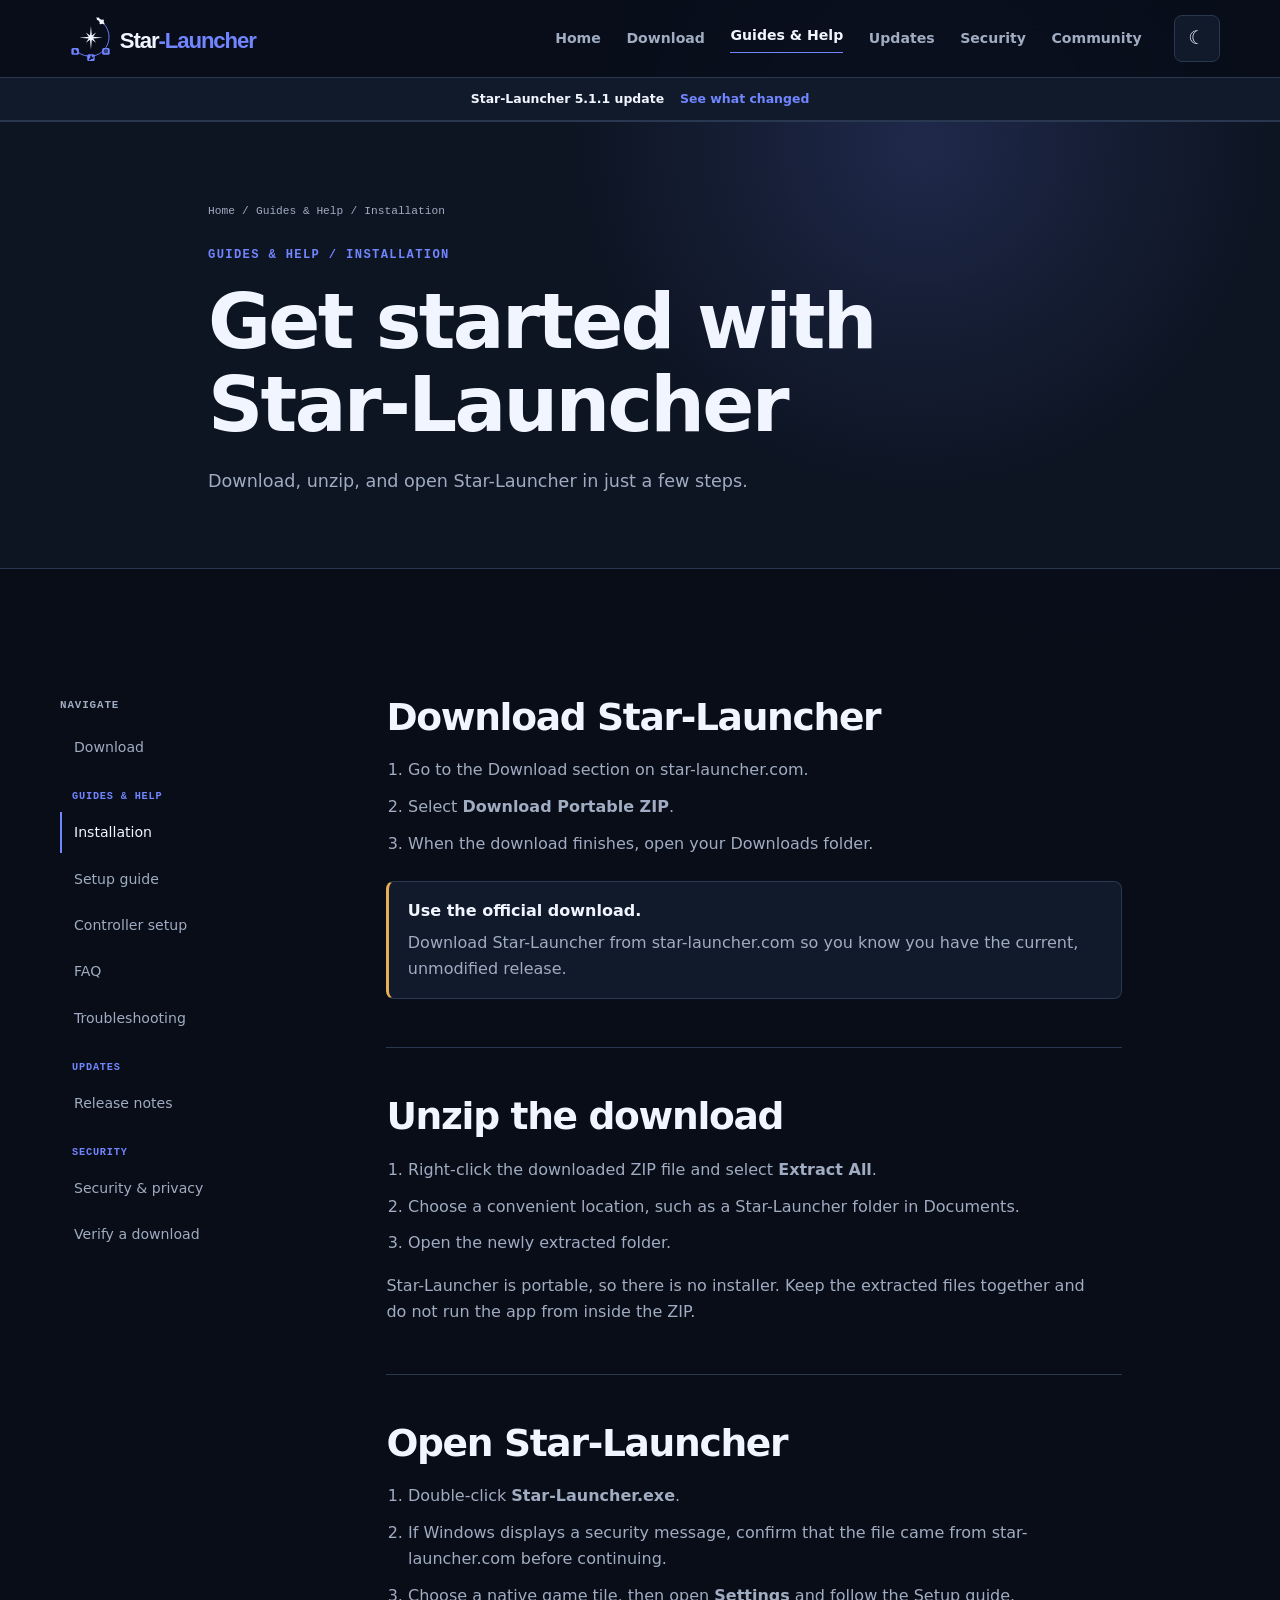
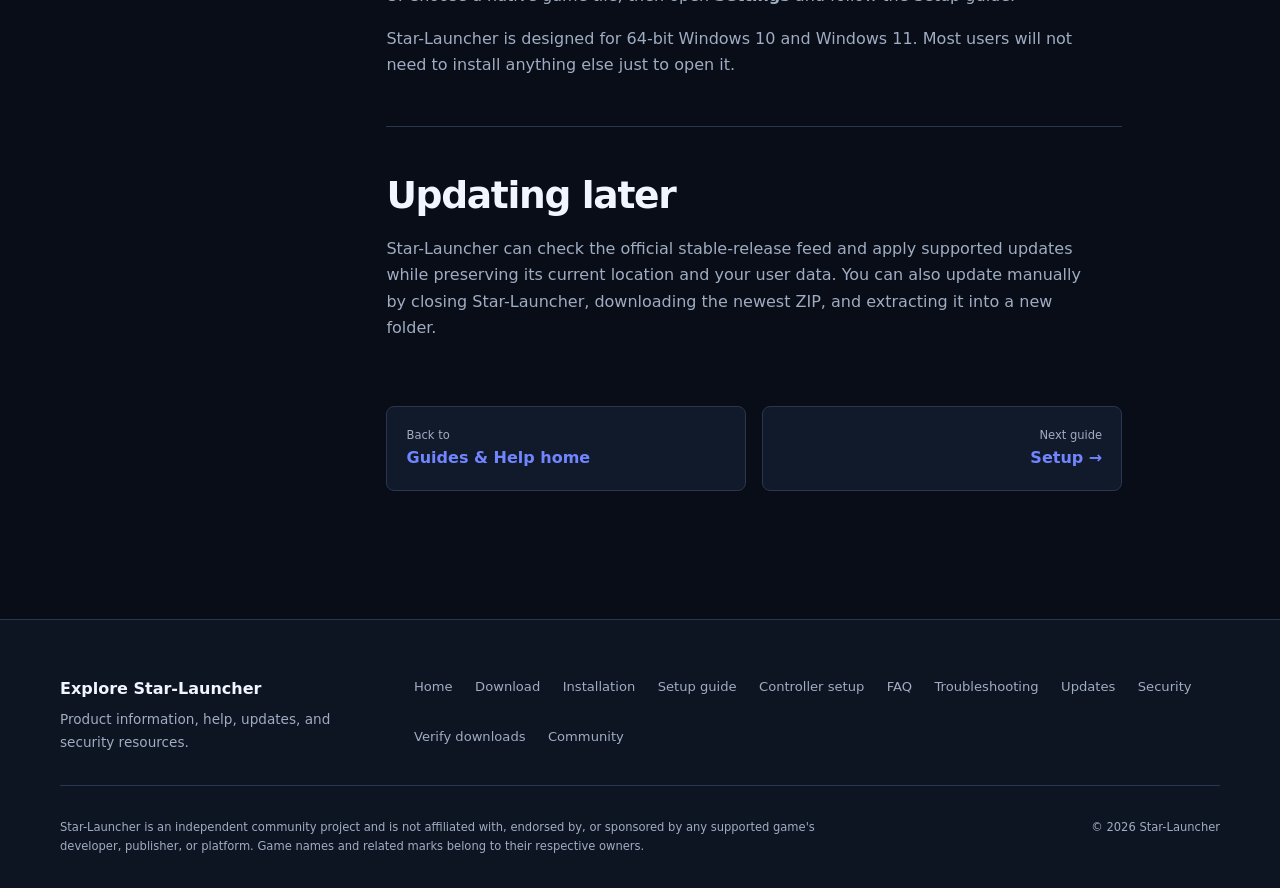
<file: pages/installation.html>
<!doctype html>
<html lang="en" data-theme="dark">
  <head>
    <meta charset="utf-8">
    <meta name="viewport" content="width=device-width, initial-scale=1">
    <meta name="description" content="Learn how to download, extract, and start Star-Launcher on Windows. No installer, account, or fixed installation location is required.">
    <meta name="theme-color" content="#080d18">
    <title>Install Star-Launcher — Portable Windows Setup Guide</title>
    <link rel="canonical" href="https://star-launcher.com/pages/installation">
    <link rel="icon" href="../favicon.ico" sizes="any">
    <link rel="icon" href="../assets/branding/star-launcher-app-icon.svg" type="image/svg+xml">
    <link rel="stylesheet" href="../css/tokens.css">
    <link rel="stylesheet" href="../css/base.css">
    <link rel="stylesheet" href="../css/components.css">
    <link rel="stylesheet" href="../css/layout.css">
    <link rel="stylesheet" href="../css/pages.css">
    <script src="../js/theme.js"></script>
    <script src="../js/site-config.js" defer></script>
    <script src="../js/navigation.js?v=20260812-2" defer></script>
    <script src="../js/site.js" defer></script>
    <script src="../js/monetization.js" defer></script>
  </head>
  <body>
    <a class="skip-link" href="#main-content">Skip to content</a>
    <header class="site-header is-scrolled" data-site-header>
      <div class="container header-inner">
        <a class="brand" href="../index.html" aria-label="Star-Launcher home">
          <span class="brand-logo" aria-hidden="true"><img class="brand-image brand-image-dark" src="../assets/branding/star-launcher-horizontal-dark.svg" alt=""><img class="brand-image brand-image-light" src="../assets/branding/star-launcher-horizontal-light.svg" alt=""></span>
        </a>
        <button class="menu-toggle button button-icon" type="button" aria-expanded="false" aria-controls="site-navigation" data-menu-toggle><span class="menu-icon" aria-hidden="true"></span><span class="sr-only">Open navigation</span></button>
        <nav class="site-navigation" id="site-navigation" aria-label="Main navigation" data-navigation>
          <a href="../index.html#features">Features</a><a href="../index.html#download">Download</a><a href="installation.html">Guides &amp; Help</a><a href="../index.html#community">Community</a>
        </nav>
        <button class="theme-toggle button button-icon" type="button" aria-label="Switch to light theme" data-theme-toggle><span class="theme-icon theme-icon-dark" aria-hidden="true">☾</span><span class="theme-icon theme-icon-light" aria-hidden="true">☀</span></button>
      </div>
    </header>
    <main id="main-content">
      <section class="docs-hero">
        <div class="container docs-hero-inner"><p class="eyebrow">Guides &amp; Help / Installation</p><h1>Get started with Star-Launcher</h1><p>Download, unzip, and open Star-Launcher in just a few steps.</p></div>
      </section>
      <section class="section">
        <div class="container docs-layout">
          <aside class="docs-sidebar"><strong>Guides &amp; Help</strong><nav aria-label="Guides and help"><a href="installation.html" aria-current="page">Installation</a><a href="setup.html">Setup guide</a><a href="controller-setup.html">Controller setup</a><a href="faq.html">FAQ</a><a href="troubleshooting.html">Troubleshooting</a><a href="release-notes.html">Release notes</a></nav></aside>
          <article class="docs-content">
            <section><h2>Download Star-Launcher</h2><ol><li>Go to the <a href="../index.html#download">Download</a> section on star-launcher.com.</li><li>Select <strong>Download Portable ZIP</strong>.</li><li>When the download finishes, open your Downloads folder.</li></ol><div class="notice"><strong>Use the official download.</strong><p>Download Star-Launcher from star-launcher.com so you know you have the current, unmodified release.</p></div></section>
            <section><h2>Unzip the download</h2><ol><li>Right-click the downloaded ZIP file and select <strong>Extract All</strong>.</li><li>Choose a convenient location, such as a Star-Launcher folder in Documents.</li><li>Open the newly extracted folder.</li></ol><p>Star-Launcher is portable, so there is no installer. Keep the extracted files together and do not run the app from inside the ZIP.</p></section>
            <section><h2>Open Star-Launcher</h2><ol><li>Double-click <strong>Star-Launcher.exe</strong>.</li><li>If Windows displays a security message, confirm that the file came from star-launcher.com before continuing.</li><li>Choose a native game tile, then open <strong>Settings</strong> and follow the <a href="setup.html">Setup guide</a>.</li></ol><p>Star-Launcher is designed for 64-bit Windows 10 and Windows 11. Most users will not need to install anything else just to open it.</p></section>
            <section><h2>Updating later</h2><p>Star-Launcher can check the official stable-release feed and apply supported updates while preserving its current location and your user data. You can also update manually by closing Star-Launcher, downloading the newest ZIP, and extracting it into a new folder.</p></section>
            <nav class="docs-next" aria-label="Guide pagination"><a href="../index.html#documentation"><span>Back to</span><strong>Guides &amp; Help home</strong></a><a href="setup.html"><span>Next guide</span><strong>Setup →</strong></a></nav>
          </article>
        </div>
      </section>
    </main>
    <footer class="site-footer"><div class="container footer-legal"><p>Star-Launcher is an independent community project and is not affiliated with, endorsed by, or sponsored by any supported game's developer, publisher, or platform. Game names and related marks belong to their respective owners.</p><p>© <span data-current-year></span> Star-Launcher</p></div></footer>
  </body>
</html>
</file>
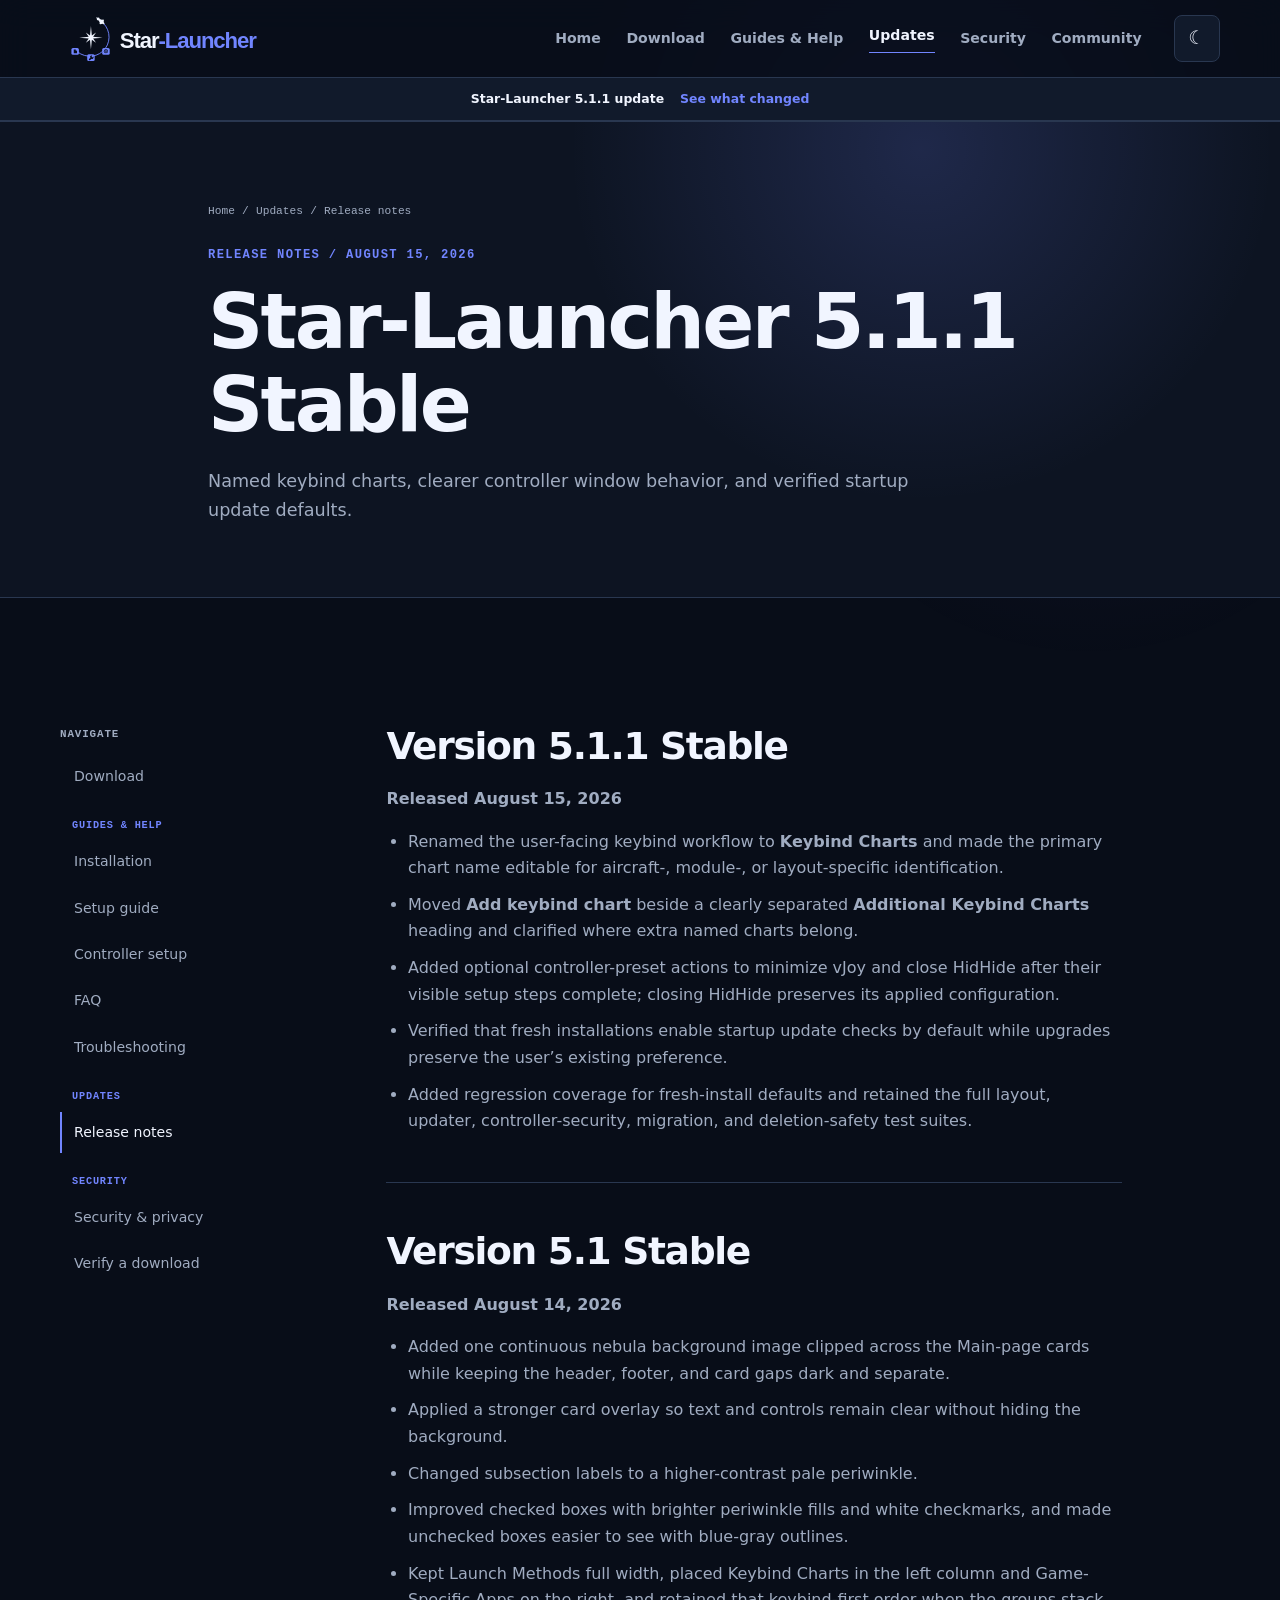
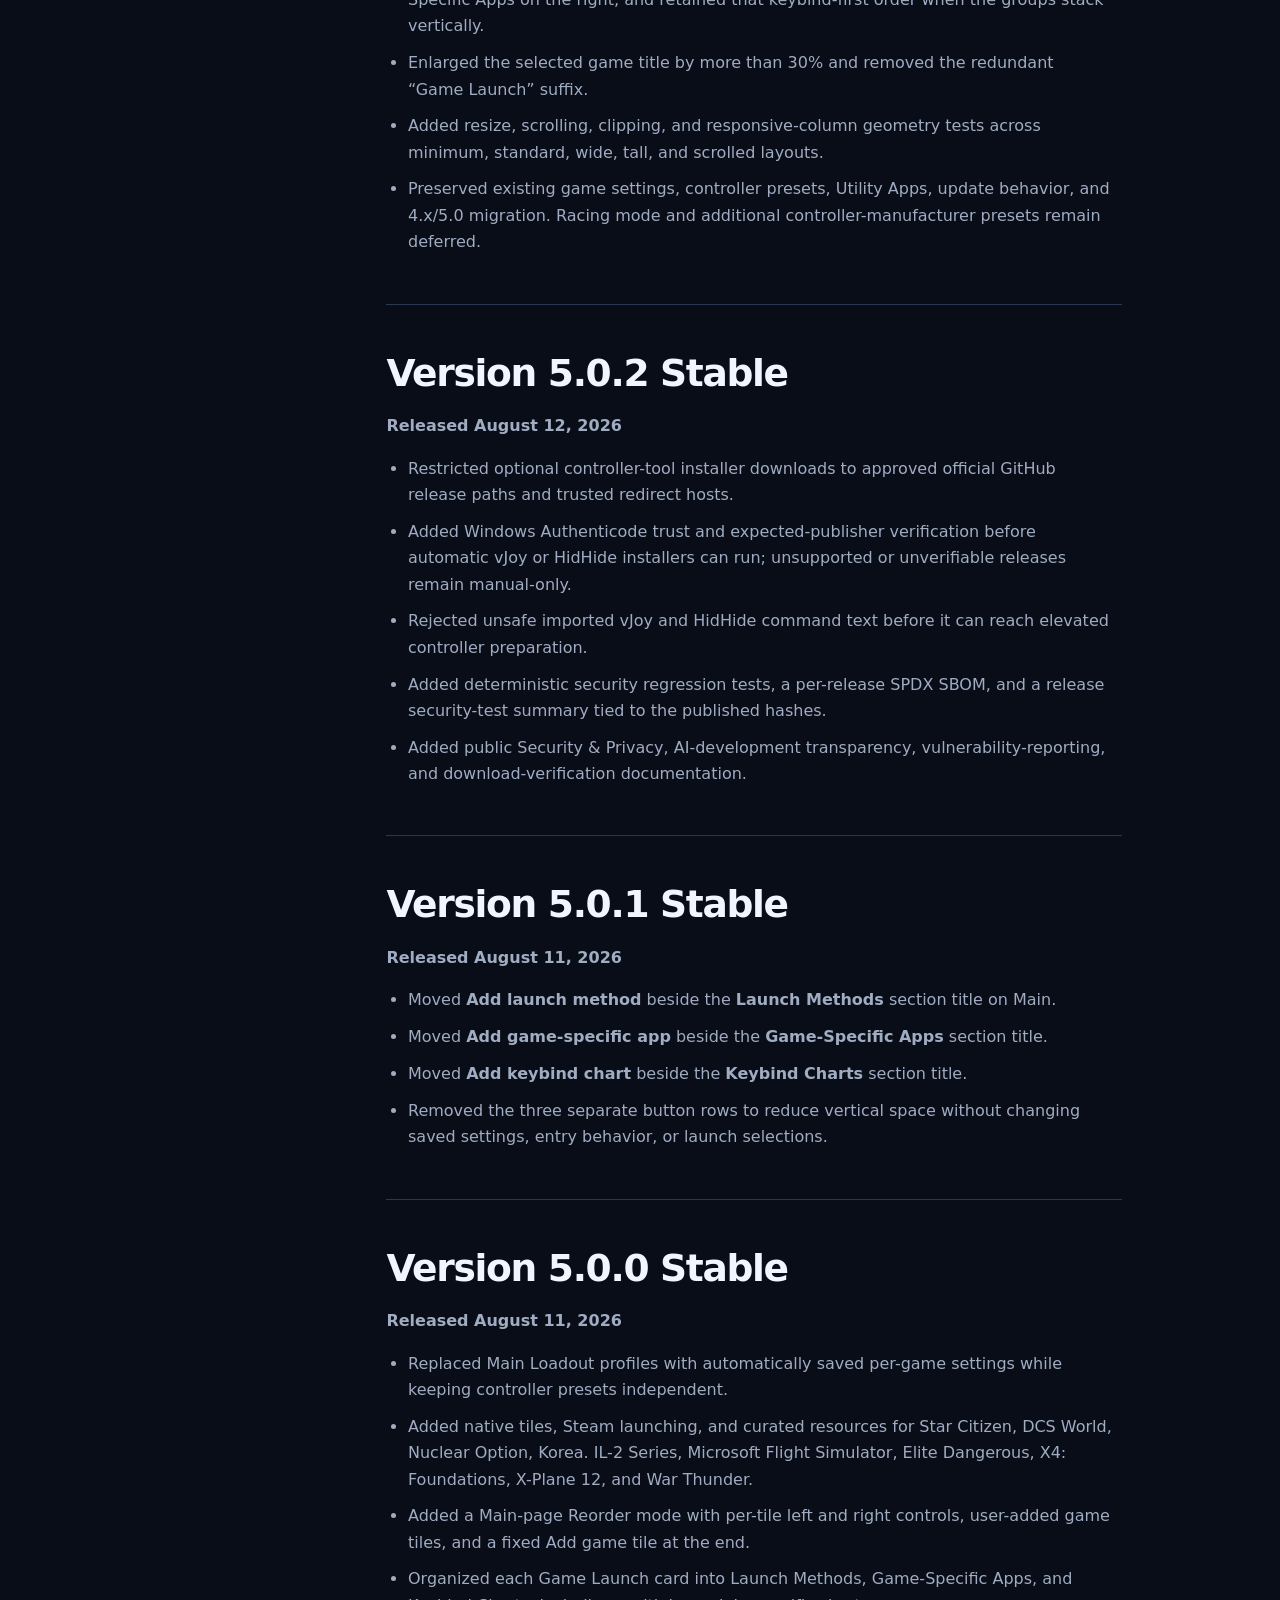
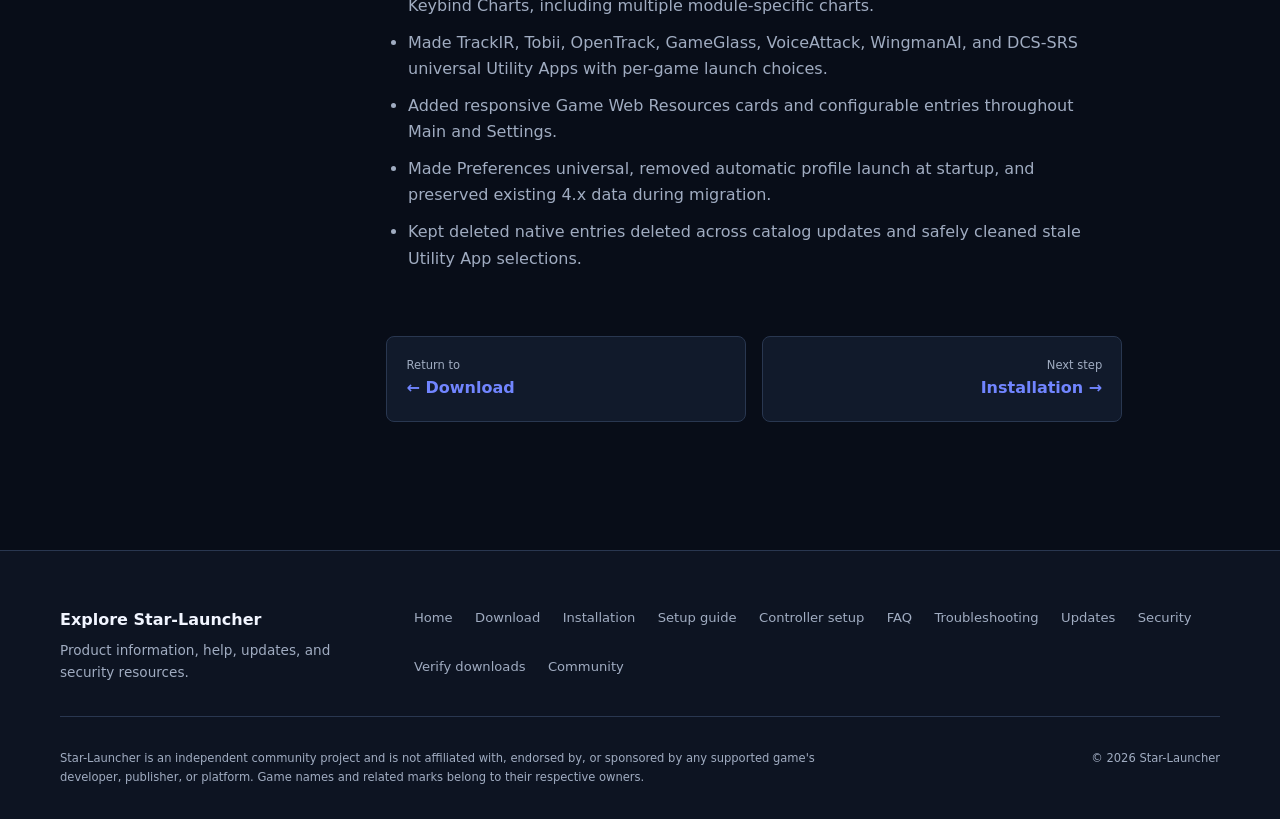
<file: pages/release-notes.html>
<!doctype html>
<html lang="en" data-theme="dark">
  <head>
    <meta charset="utf-8">
    <meta name="viewport" content="width=device-width, initial-scale=1">
    <meta name="description" content="Review Star-Launcher 5.1.1 named keybind charts, controller window behavior, update defaults, and the complete 5.x release history.">
    <meta name="theme-color" content="#080d18">
    <title>Star-Launcher 5.1.1 Release Notes &amp; Changelog</title>
    <link rel="canonical" href="https://star-launcher.com/pages/release-notes">
    <link rel="icon" href="../favicon.ico" sizes="any">
    <link rel="icon" href="../assets/branding/star-launcher-app-icon.svg" type="image/svg+xml">
    <link rel="stylesheet" href="../css/tokens.css">
    <link rel="stylesheet" href="../css/base.css">
    <link rel="stylesheet" href="../css/components.css">
    <link rel="stylesheet" href="../css/layout.css">
    <link rel="stylesheet" href="../css/pages.css">
    <script src="../js/theme.js"></script>
    <script src="../js/site-config.js" defer></script>
    <script src="../js/navigation.js?v=20260812-2" defer></script>
    <script src="../js/site.js" defer></script>
    <script src="../js/monetization.js" defer></script>
  </head>
  <body>
    <a class="skip-link" href="#main-content">Skip to content</a>
    <header class="site-header is-scrolled" data-site-header>
      <div class="container header-inner">
        <a class="brand" href="../index.html" aria-label="Star-Launcher home">
          <span class="brand-logo" aria-hidden="true">
            <img class="brand-image brand-image-dark" src="../assets/branding/star-launcher-horizontal-dark.svg" alt="">
            <img class="brand-image brand-image-light" src="../assets/branding/star-launcher-horizontal-light.svg" alt="">
          </span>
        </a>
        <button class="menu-toggle button button-icon" type="button" aria-expanded="false" aria-controls="site-navigation" data-menu-toggle><span class="menu-icon" aria-hidden="true"></span><span class="sr-only">Open navigation</span></button>
        <nav class="site-navigation" id="site-navigation" aria-label="Main navigation" data-navigation>
          <a href="../index.html#features">Features</a><a href="../index.html#download">Download</a><a href="installation.html">Guides &amp; Help</a><a href="../index.html#community">Community</a>
        </nav>
        <button class="theme-toggle button button-icon" type="button" aria-label="Switch to light theme" data-theme-toggle><span class="theme-icon theme-icon-dark" aria-hidden="true">☾</span><span class="theme-icon theme-icon-light" aria-hidden="true">☀</span></button>
      </div>
    </header>
    <main id="main-content">
      <section class="docs-hero">
        <div class="container docs-hero-inner">
          <p class="eyebrow">Release notes / August 15, 2026</p>
          <h1>Star-Launcher 5.1.1 Stable</h1>
          <p>Named keybind charts, clearer controller window behavior, and verified startup update defaults.</p>
        </div>
      </section>
      <section class="section">
        <div class="container docs-layout">
          <aside class="docs-sidebar">
            <strong>Guides &amp; Help</strong>
            <nav aria-label="Guides and help">
              <a href="installation.html">Installation</a>
              <a href="setup.html">Setup guide</a>
              <a href="controller-setup.html">Controller setup</a>
              <a href="faq.html">FAQ</a>
              <a href="troubleshooting.html">Troubleshooting</a>
              <a href="release-notes.html" aria-current="page">Release notes</a>
            </nav>
          </aside>
          <article class="docs-content">
            <section id="version-5-1-1">
              <h2>Version 5.1.1 Stable</h2>
              <p><strong>Released August 15, 2026</strong></p>
              <ul>
                <li>Renamed the user-facing keybind workflow to <strong>Keybind Charts</strong> and made the primary chart name editable for aircraft-, module-, or layout-specific identification.</li>
                <li>Moved <strong>Add keybind chart</strong> beside a clearly separated <strong>Additional Keybind Charts</strong> heading and clarified where extra named charts belong.</li>
                <li>Added optional controller-preset actions to minimize vJoy and close HidHide after their visible setup steps complete; closing HidHide preserves its applied configuration.</li>
                <li>Verified that fresh installations enable startup update checks by default while upgrades preserve the user’s existing preference.</li>
                <li>Added regression coverage for fresh-install defaults and retained the full layout, updater, controller-security, migration, and deletion-safety test suites.</li>
              </ul>
            </section>
            <section id="version-5-1-0">
              <h2>Version 5.1 Stable</h2>
              <p><strong>Released August 14, 2026</strong></p>
              <ul>
                <li>Added one continuous nebula background image clipped across the Main-page cards while keeping the header, footer, and card gaps dark and separate.</li>
                <li>Applied a stronger card overlay so text and controls remain clear without hiding the background.</li>
                <li>Changed subsection labels to a higher-contrast pale periwinkle.</li>
                <li>Improved checked boxes with brighter periwinkle fills and white checkmarks, and made unchecked boxes easier to see with blue-gray outlines.</li>
                <li>Kept Launch Methods full width, placed Keybind Charts in the left column and Game-Specific Apps on the right, and retained that keybind-first order when the groups stack vertically.</li>
                <li>Enlarged the selected game title by more than 30% and removed the redundant “Game Launch” suffix.</li>
                <li>Added resize, scrolling, clipping, and responsive-column geometry tests across minimum, standard, wide, tall, and scrolled layouts.</li>
                <li>Preserved existing game settings, controller presets, Utility Apps, update behavior, and 4.x/5.0 migration. Racing mode and additional controller-manufacturer presets remain deferred.</li>
              </ul>
            </section>
            <section id="version-5-0-2">
              <h2>Version 5.0.2 Stable</h2>
              <p><strong>Released August 12, 2026</strong></p>
              <ul>
                <li>Restricted optional controller-tool installer downloads to approved official GitHub release paths and trusted redirect hosts.</li>
                <li>Added Windows Authenticode trust and expected-publisher verification before automatic vJoy or HidHide installers can run; unsupported or unverifiable releases remain manual-only.</li>
                <li>Rejected unsafe imported vJoy and HidHide command text before it can reach elevated controller preparation.</li>
                <li>Added deterministic security regression tests, a per-release SPDX SBOM, and a release security-test summary tied to the published hashes.</li>
                <li>Added public Security &amp; Privacy, AI-development transparency, vulnerability-reporting, and download-verification documentation.</li>
              </ul>
            </section>
            <section id="version-5-0-1">
              <h2>Version 5.0.1 Stable</h2>
              <p><strong>Released August 11, 2026</strong></p>
              <ul>
                <li>Moved <strong>Add launch method</strong> beside the <strong>Launch Methods</strong> section title on Main.</li>
                <li>Moved <strong>Add game-specific app</strong> beside the <strong>Game-Specific Apps</strong> section title.</li>
                <li>Moved <strong>Add keybind chart</strong> beside the <strong>Keybind Charts</strong> section title.</li>
                <li>Removed the three separate button rows to reduce vertical space without changing saved settings, entry behavior, or launch selections.</li>
              </ul>
            </section>
            <section id="version-5-0-0">
              <h2>Version 5.0.0 Stable</h2>
              <p><strong>Released August 11, 2026</strong></p>
              <ul>
                <li>Replaced Main Loadout profiles with automatically saved per-game settings while keeping controller presets independent.</li>
                <li>Added native tiles, Steam launching, and curated resources for Star Citizen, DCS World, Nuclear Option, Korea. IL-2 Series, Microsoft Flight Simulator, Elite Dangerous, X4: Foundations, X-Plane 12, and War Thunder.</li>
                <li>Added a Main-page Reorder mode with per-tile left and right controls, user-added game tiles, and a fixed Add game tile at the end.</li>
                <li>Organized each Game Launch card into Launch Methods, Game-Specific Apps, and Keybind Charts, including multiple module-specific charts.</li>
                <li>Made TrackIR, Tobii, OpenTrack, GameGlass, VoiceAttack, WingmanAI, and DCS-SRS universal Utility Apps with per-game launch choices.</li>
                <li>Added responsive Game Web Resources cards and configurable entries throughout Main and Settings.</li>
                <li>Made Preferences universal, removed automatic profile launch at startup, and preserved existing 4.x data during migration.</li>
                <li>Kept deleted native entries deleted across catalog updates and safely cleaned stale Utility App selections.</li>
              </ul>
            </section>
            <nav class="docs-next" aria-label="Release navigation">
              <a href="download.html"><span>Return to</span><strong>← Download</strong></a>
              <a href="installation.html"><span>Next step</span><strong>Installation →</strong></a>
            </nav>
          </article>
        </div>
      </section>
    </main>
    <footer class="site-footer"><div class="container footer-legal"><p>Star-Launcher is an independent community project and is not affiliated with, endorsed by, or sponsored by any supported game's developer, publisher, or platform. Game names and related marks belong to their respective owners.</p><p>© <span data-current-year></span> Star-Launcher</p></div></footer>
  </body>
</html>
</file>
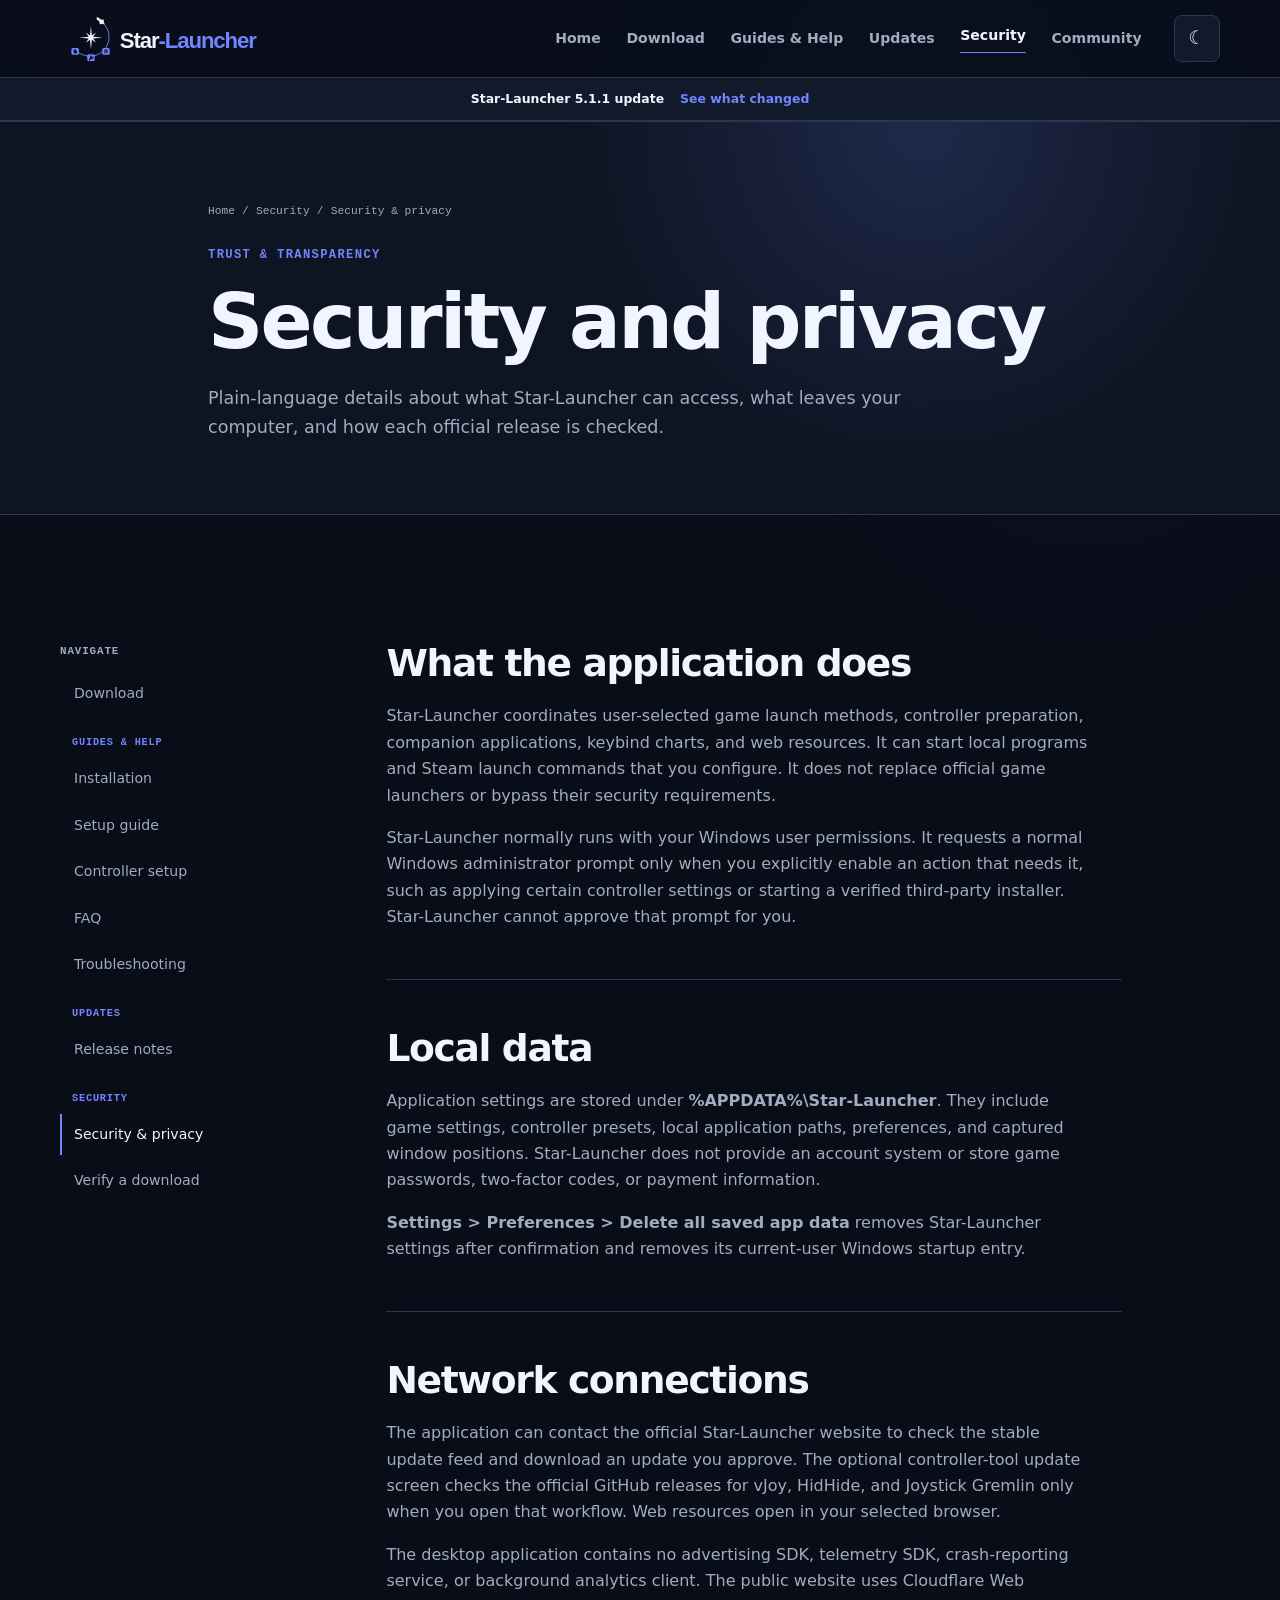
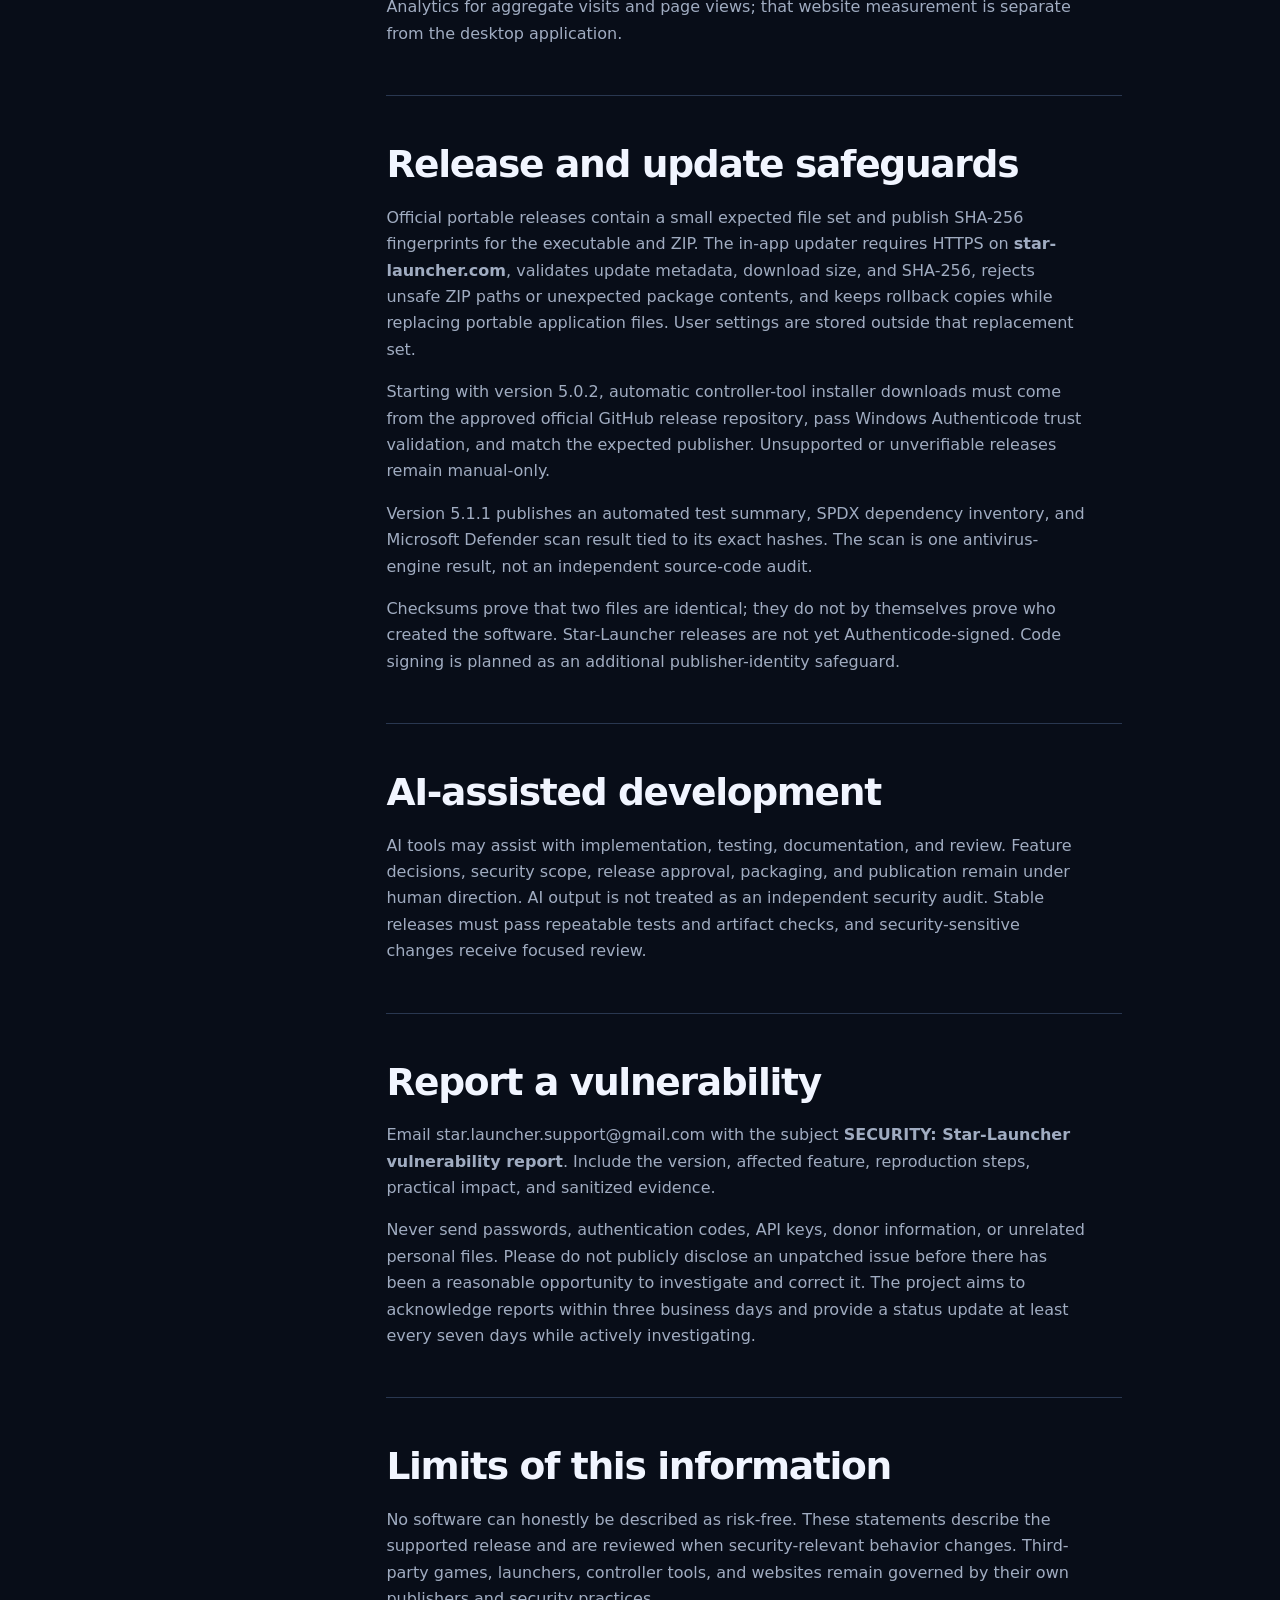
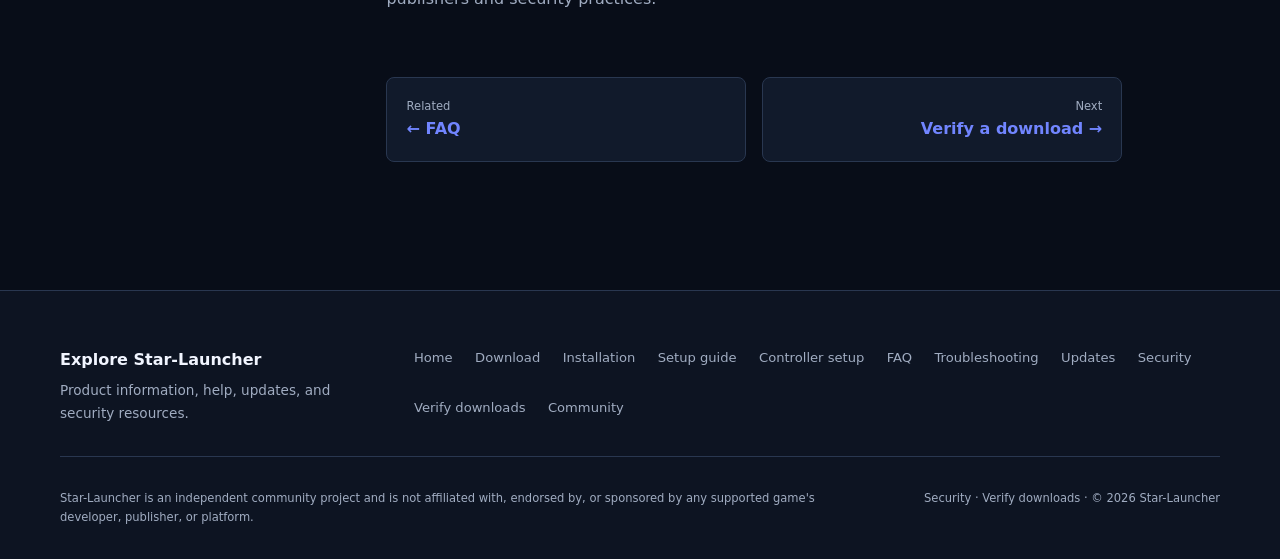
<file: pages/security.html>
<!doctype html>
<html lang="en" data-theme="dark">
  <head>
    <meta charset="utf-8"><meta name="viewport" content="width=device-width, initial-scale=1"><meta name="description" content="How Star-Launcher handles local data, network access, updates, administrator prompts, AI-assisted development, and private vulnerability reports."><meta name="theme-color" content="#080d18">
    <title>Star-Launcher Security &amp; Privacy</title><link rel="canonical" href="https://star-launcher.com/pages/security"><link rel="icon" href="../favicon.ico" sizes="any"><link rel="icon" href="../assets/branding/star-launcher-app-icon.svg" type="image/svg+xml">
    <link rel="stylesheet" href="../css/tokens.css"><link rel="stylesheet" href="../css/base.css"><link rel="stylesheet" href="../css/components.css"><link rel="stylesheet" href="../css/layout.css"><link rel="stylesheet" href="../css/pages.css">
    <script src="../js/theme.js"></script><script src="../js/site-config.js" defer></script><script src="../js/navigation.js?v=20260812-2" defer></script><script src="../js/site.js" defer></script>
  </head>
  <body>
    <a class="skip-link" href="#main-content">Skip to content</a>
    <header class="site-header is-scrolled" data-site-header><div class="container header-inner"><a class="brand" href="../index.html" aria-label="Star-Launcher home"><span class="brand-logo" aria-hidden="true"><img class="brand-image brand-image-dark" src="../assets/branding/star-launcher-horizontal-dark.svg" alt=""><img class="brand-image brand-image-light" src="../assets/branding/star-launcher-horizontal-light.svg" alt=""></span></a><button class="menu-toggle button button-icon" type="button" aria-expanded="false" aria-controls="site-navigation" data-menu-toggle><span class="menu-icon" aria-hidden="true"></span><span class="sr-only">Open navigation</span></button><nav class="site-navigation" id="site-navigation" aria-label="Main navigation" data-navigation><a href="../index.html#features">Features</a><a href="download.html">Download</a><a href="installation.html">Guides &amp; Help</a><a href="security.html" aria-current="page">Security</a></nav><button class="theme-toggle button button-icon" type="button" aria-label="Switch theme" data-theme-toggle><span class="theme-icon theme-icon-dark" aria-hidden="true">&#9790;</span><span class="theme-icon theme-icon-light" aria-hidden="true">&#9728;</span></button></div></header>
    <main id="main-content">
      <section class="docs-hero"><div class="container docs-hero-inner"><p class="eyebrow">Trust &amp; transparency</p><h1>Security and privacy</h1><p>Plain-language details about what Star-Launcher can access, what leaves your computer, and how each official release is checked.</p></div></section>
      <section class="section"><div class="container docs-layout"><aside class="docs-sidebar"><strong>Security</strong><nav aria-label="Security pages"><a href="security.html" aria-current="page">Security &amp; privacy</a><a href="verify-download.html">Verify a download</a><a href="security.html#report-vulnerability">Report a vulnerability</a></nav></aside>
        <article class="docs-content">
          <section><h2>What the application does</h2><p>Star-Launcher coordinates user-selected game launch methods, controller preparation, companion applications, keybind charts, and web resources. It can start local programs and Steam launch commands that you configure. It does not replace official game launchers or bypass their security requirements.</p><p>Star-Launcher normally runs with your Windows user permissions. It requests a normal Windows administrator prompt only when you explicitly enable an action that needs it, such as applying certain controller settings or starting a verified third-party installer. Star-Launcher cannot approve that prompt for you.</p></section>
          <section><h2>Local data</h2><p>Application settings are stored under <strong>%APPDATA%\Star-Launcher</strong>. They include game settings, controller presets, local application paths, preferences, and captured window positions. Star-Launcher does not provide an account system or store game passwords, two-factor codes, or payment information.</p><p><strong>Settings &gt; Preferences &gt; Delete all saved app data</strong> removes Star-Launcher settings after confirmation and removes its current-user Windows startup entry.</p></section>
          <section><h2>Network connections</h2><p>The application can contact the official Star-Launcher website to check the stable update feed and download an update you approve. The optional controller-tool update screen checks the official GitHub releases for vJoy, HidHide, and Joystick Gremlin only when you open that workflow. Web resources open in your selected browser.</p><p>The desktop application contains no advertising SDK, telemetry SDK, crash-reporting service, or background analytics client. The public website uses Cloudflare Web Analytics for aggregate visits and page views; that website measurement is separate from the desktop application.</p></section>
          <section><h2>Release and update safeguards</h2><p>Official portable releases contain a small expected file set and publish SHA-256 fingerprints for the executable and ZIP. The in-app updater requires HTTPS on <strong>star-launcher.com</strong>, validates update metadata, download size, and SHA-256, rejects unsafe ZIP paths or unexpected package contents, and keeps rollback copies while replacing portable application files. User settings are stored outside that replacement set.</p><p>Starting with version 5.0.2, automatic controller-tool installer downloads must come from the approved official GitHub release repository, pass Windows Authenticode trust validation, and match the expected publisher. Unsupported or unverifiable releases remain manual-only.</p><p>Version 5.1.1 publishes an <a href="../releases/stable/Star-Launcher-5.1.1-security-tests.md">automated test summary</a>, <a href="../releases/stable/Star-Launcher-5.1.1-sbom.spdx.json">SPDX dependency inventory</a>, and <a href="../releases/stable/Star-Launcher-5.1.1-security-scan.md">Microsoft Defender scan result</a> tied to its exact hashes. The scan is one antivirus-engine result, not an independent source-code audit.</p><p>Checksums prove that two files are identical; they do not by themselves prove who created the software. Star-Launcher releases are not yet Authenticode-signed. Code signing is planned as an additional publisher-identity safeguard.</p></section>
          <section><h2>AI-assisted development</h2><p>AI tools may assist with implementation, testing, documentation, and review. Feature decisions, security scope, release approval, packaging, and publication remain under human direction. AI output is not treated as an independent security audit. Stable releases must pass repeatable tests and artifact checks, and security-sensitive changes receive focused review.</p></section>
          <section id="report-vulnerability"><h2>Report a vulnerability</h2><p>Email <a href="mailto:star.launcher.support@gmail.com?subject=SECURITY%3A%20Star-Launcher%20vulnerability%20report">star.launcher.support@gmail.com</a> with the subject <strong>SECURITY: Star-Launcher vulnerability report</strong>. Include the version, affected feature, reproduction steps, practical impact, and sanitized evidence.</p><p>Never send passwords, authentication codes, API keys, donor information, or unrelated personal files. Please do not publicly disclose an unpatched issue before there has been a reasonable opportunity to investigate and correct it. The project aims to acknowledge reports within three business days and provide a status update at least every seven days while actively investigating.</p></section>
          <section><h2>Limits of this information</h2><p>No software can honestly be described as risk-free. These statements describe the supported release and are reviewed when security-relevant behavior changes. Third-party games, launchers, controller tools, and websites remain governed by their own publishers and security practices.</p></section>
          <nav class="docs-next" aria-label="Security pagination"><a href="faq.html"><span>Related</span><strong>&larr; FAQ</strong></a><a href="verify-download.html"><span>Next</span><strong>Verify a download &rarr;</strong></a></nav>
        </article>
      </div></section>
    </main>
    <footer class="site-footer"><div class="container footer-legal"><p>Star-Launcher is an independent community project and is not affiliated with, endorsed by, or sponsored by any supported game's developer, publisher, or platform.</p><p><a href="security.html">Security</a> &middot; <a href="verify-download.html">Verify downloads</a> &middot; &copy; <span data-current-year></span> Star-Launcher</p></div></footer>
  </body>
</html>
</file>
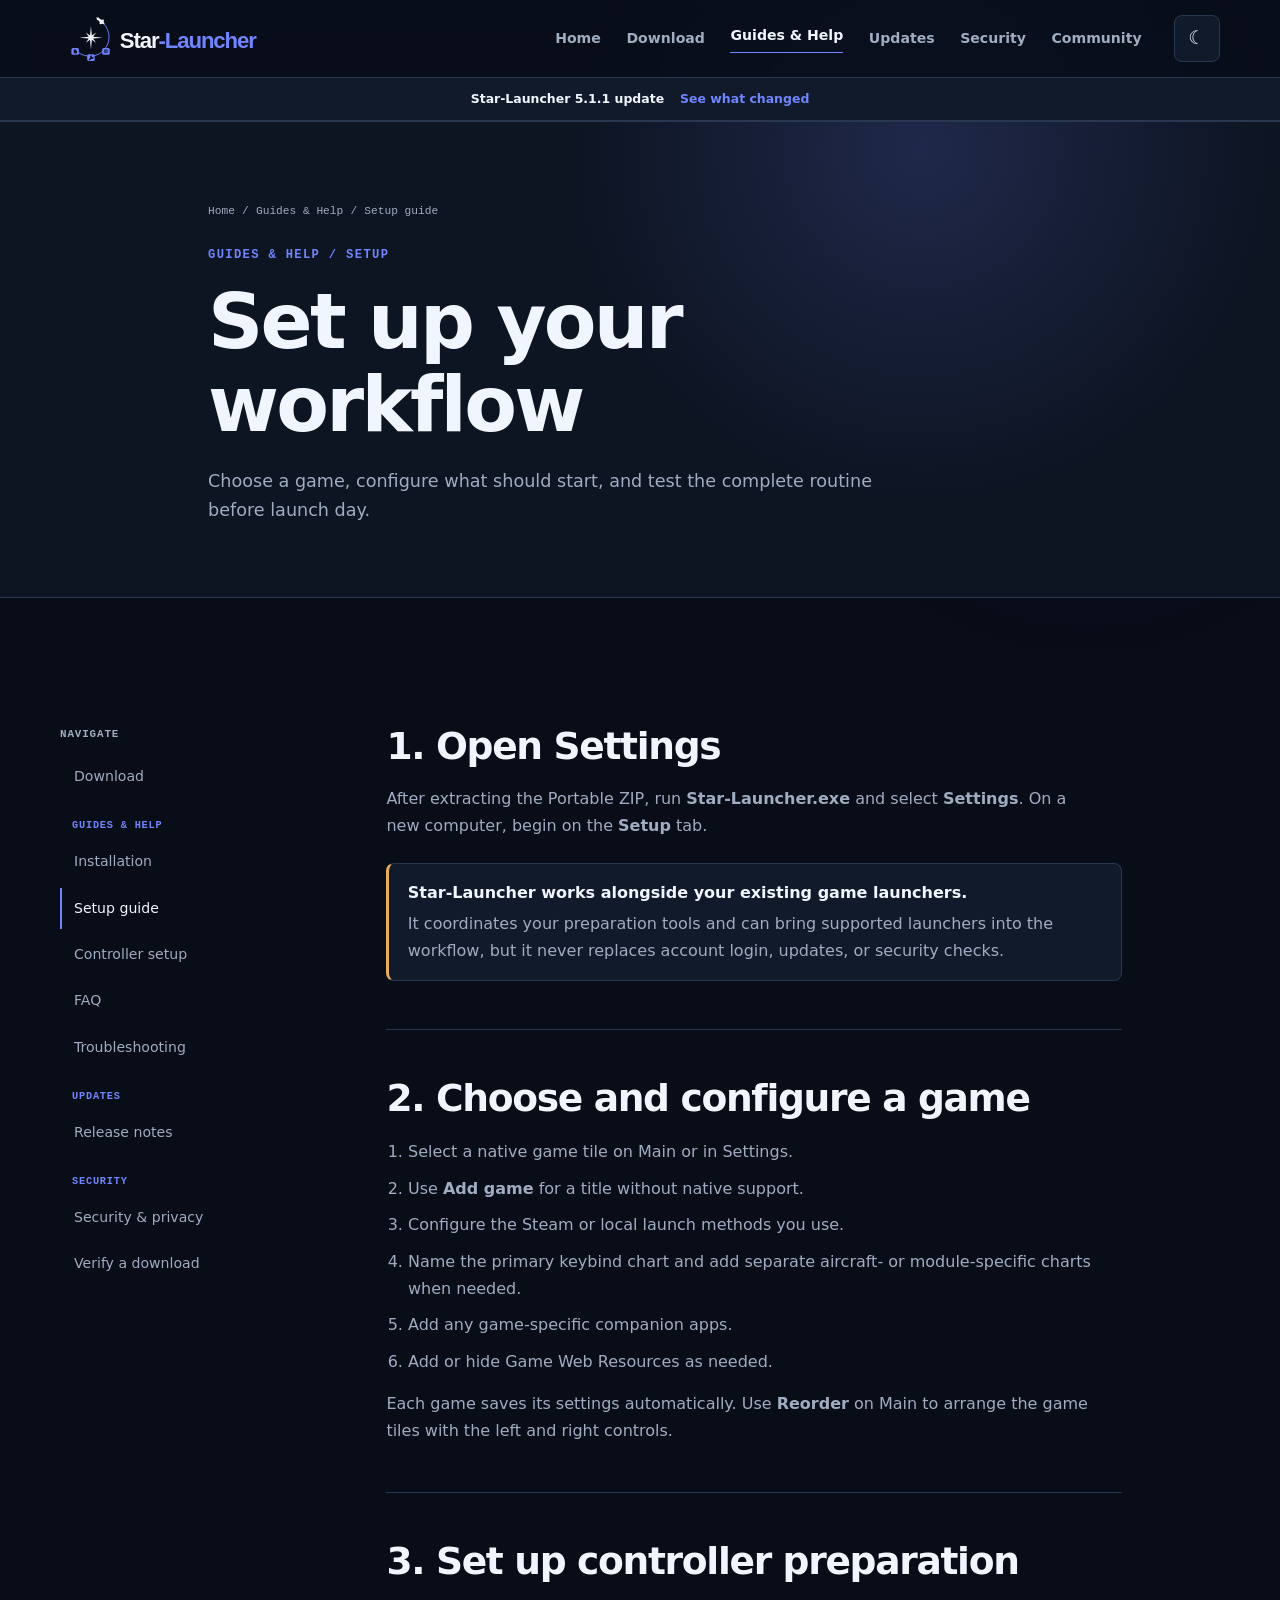
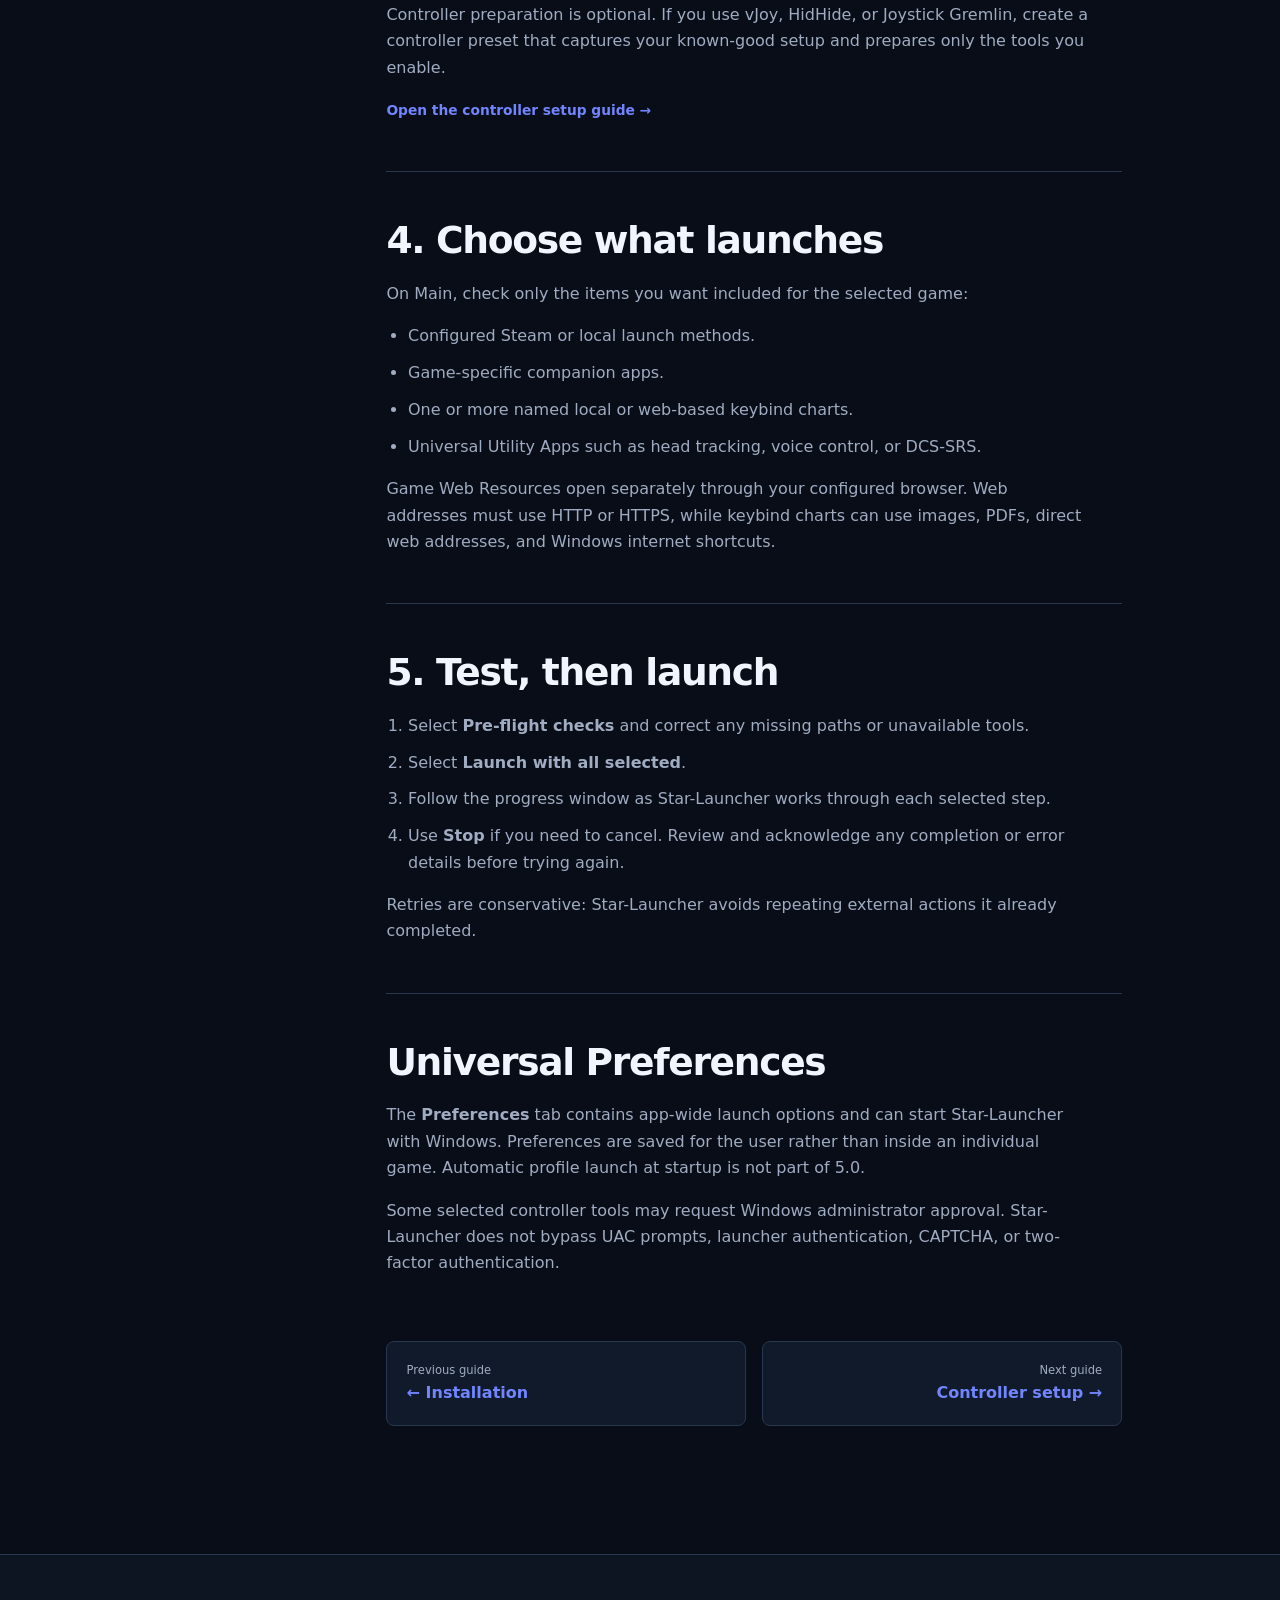
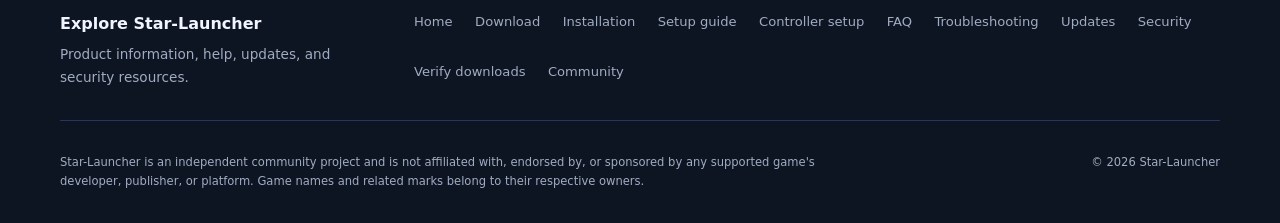
<file: pages/setup.html>
<!doctype html>
<html lang="en" data-theme="dark">
  <head>
    <meta charset="utf-8"><meta name="viewport" content="width=device-width, initial-scale=1"><meta name="description" content="Configure Star-Launcher game settings, controller preparation, launch methods, keybind charts, web resources, and universal Utility Apps."><meta name="theme-color" content="#080d18">
    <title>Star-Launcher Setup Guide — Games, Controllers &amp; Apps</title><link rel="canonical" href="https://star-launcher.com/pages/setup"><link rel="icon" href="../favicon.ico" sizes="any"><link rel="icon" href="../assets/branding/star-launcher-app-icon.svg" type="image/svg+xml">
    <link rel="stylesheet" href="../css/tokens.css"><link rel="stylesheet" href="../css/base.css"><link rel="stylesheet" href="../css/components.css"><link rel="stylesheet" href="../css/layout.css"><link rel="stylesheet" href="../css/pages.css">
    <script src="../js/theme.js"></script><script src="../js/site-config.js" defer></script><script src="../js/navigation.js?v=20260812-2" defer></script><script src="../js/site.js" defer></script><script src="../js/monetization.js" defer></script>
  </head>
  <body>
    <a class="skip-link" href="#main-content">Skip to content</a>
    <header class="site-header is-scrolled" data-site-header><div class="container header-inner"><a class="brand" href="../index.html" aria-label="Star-Launcher home"><span class="brand-logo" aria-hidden="true"><img class="brand-image brand-image-dark" src="../assets/branding/star-launcher-horizontal-dark.svg" alt=""><img class="brand-image brand-image-light" src="../assets/branding/star-launcher-horizontal-light.svg" alt=""></span></a><button class="menu-toggle button button-icon" type="button" aria-expanded="false" aria-controls="site-navigation" data-menu-toggle><span class="menu-icon" aria-hidden="true"></span><span class="sr-only">Open navigation</span></button><nav class="site-navigation" id="site-navigation" aria-label="Main navigation" data-navigation><a href="../index.html#features">Features</a><a href="../index.html#download">Download</a><a href="installation.html">Guides &amp; Help</a><a href="../index.html#community">Community</a></nav><button class="theme-toggle button button-icon" type="button" aria-label="Switch to light theme" data-theme-toggle><span class="theme-icon theme-icon-dark" aria-hidden="true">☾</span><span class="theme-icon theme-icon-light" aria-hidden="true">☀</span></button></div></header>
    <main id="main-content">
      <section class="docs-hero"><div class="container docs-hero-inner"><p class="eyebrow">Guides &amp; Help / Setup</p><h1>Set up your workflow</h1><p>Choose a game, configure what should start, and test the complete routine before launch day.</p></div></section>
      <section class="section"><div class="container docs-layout"><aside class="docs-sidebar"><strong>Guides &amp; Help</strong><nav aria-label="Guides and help"><a href="installation.html">Installation</a><a href="setup.html" aria-current="page">Setup guide</a><a href="controller-setup.html">Controller setup</a><a href="faq.html">FAQ</a><a href="troubleshooting.html">Troubleshooting</a><a href="release-notes.html">Release notes</a></nav></aside>
        <article class="docs-content">
          <section><h2>1. Open Settings</h2><p>After extracting the Portable ZIP, run <strong>Star-Launcher.exe</strong> and select <strong>Settings</strong>. On a new computer, begin on the <strong>Setup</strong> tab.</p><div class="notice"><strong>Star-Launcher works alongside your existing game launchers.</strong><p>It coordinates your preparation tools and can bring supported launchers into the workflow, but it never replaces account login, updates, or security checks.</p></div></section>
          <section><h2>2. Choose and configure a game</h2><ol><li>Select a native game tile on Main or in Settings.</li><li>Use <strong>Add game</strong> for a title without native support.</li><li>Configure the Steam or local launch methods you use.</li><li>Name the primary keybind chart and add separate aircraft- or module-specific charts when needed.</li><li>Add any game-specific companion apps.</li><li>Add or hide Game Web Resources as needed.</li></ol><p>Each game saves its settings automatically. Use <strong>Reorder</strong> on Main to arrange the game tiles with the left and right controls.</p></section>
          <section><h2>3. Set up controller preparation</h2><p>Controller preparation is optional. If you use vJoy, HidHide, or Joystick Gremlin, create a controller preset that captures your known-good setup and prepares only the tools you enable.</p><p><a class="text-link" href="controller-setup.html">Open the controller setup guide →</a></p></section>
          <section><h2>4. Choose what launches</h2><p>On Main, check only the items you want included for the selected game:</p><ul><li>Configured Steam or local launch methods.</li><li>Game-specific companion apps.</li><li>One or more named local or web-based keybind charts.</li><li>Universal Utility Apps such as head tracking, voice control, or DCS-SRS.</li></ul><p>Game Web Resources open separately through your configured browser. Web addresses must use HTTP or HTTPS, while keybind charts can use images, PDFs, direct web addresses, and Windows internet shortcuts.</p></section>
          <section><h2>5. Test, then launch</h2><ol><li>Select <strong>Pre-flight checks</strong> and correct any missing paths or unavailable tools.</li><li>Select <strong>Launch with all selected</strong>.</li><li>Follow the progress window as Star-Launcher works through each selected step.</li><li>Use <strong>Stop</strong> if you need to cancel. Review and acknowledge any completion or error details before trying again.</li></ol><p>Retries are conservative: Star-Launcher avoids repeating external actions it already completed.</p></section>
          <section><h2>Universal Preferences</h2><p>The <strong>Preferences</strong> tab contains app-wide launch options and can start Star-Launcher with Windows. Preferences are saved for the user rather than inside an individual game. Automatic profile launch at startup is not part of 5.0.</p><p>Some selected controller tools may request Windows administrator approval. Star-Launcher does not bypass UAC prompts, launcher authentication, CAPTCHA, or two-factor authentication.</p></section>
          <nav class="docs-next" aria-label="Guide pagination"><a href="installation.html"><span>Previous guide</span><strong>← Installation</strong></a><a href="controller-setup.html"><span>Next guide</span><strong>Controller setup →</strong></a></nav>
        </article>
      </div></section>
    </main>
    <footer class="site-footer"><div class="container footer-legal"><p>Star-Launcher is an independent community project and is not affiliated with, endorsed by, or sponsored by any supported game's developer, publisher, or platform. Game names and related marks belong to their respective owners.</p><p>© <span data-current-year></span> Star-Launcher</p></div></footer>
  </body>
</html>
</file>
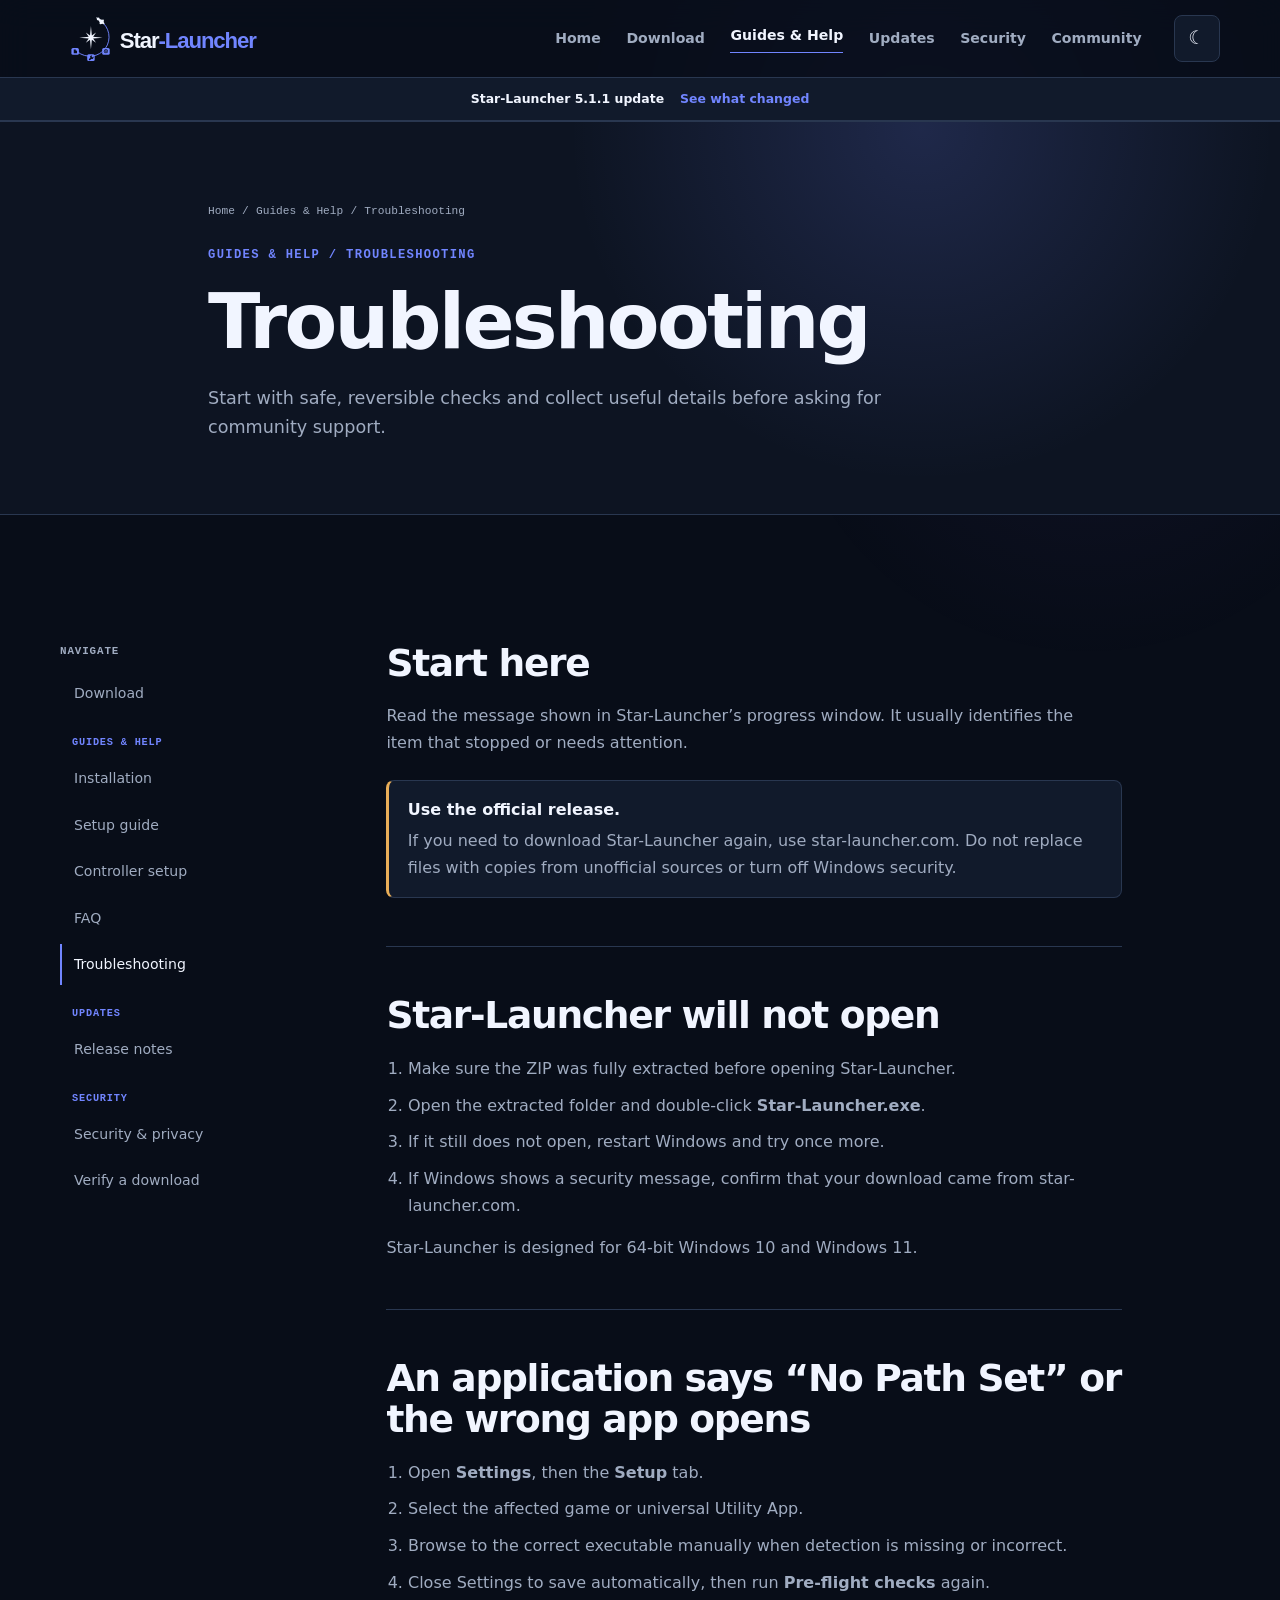
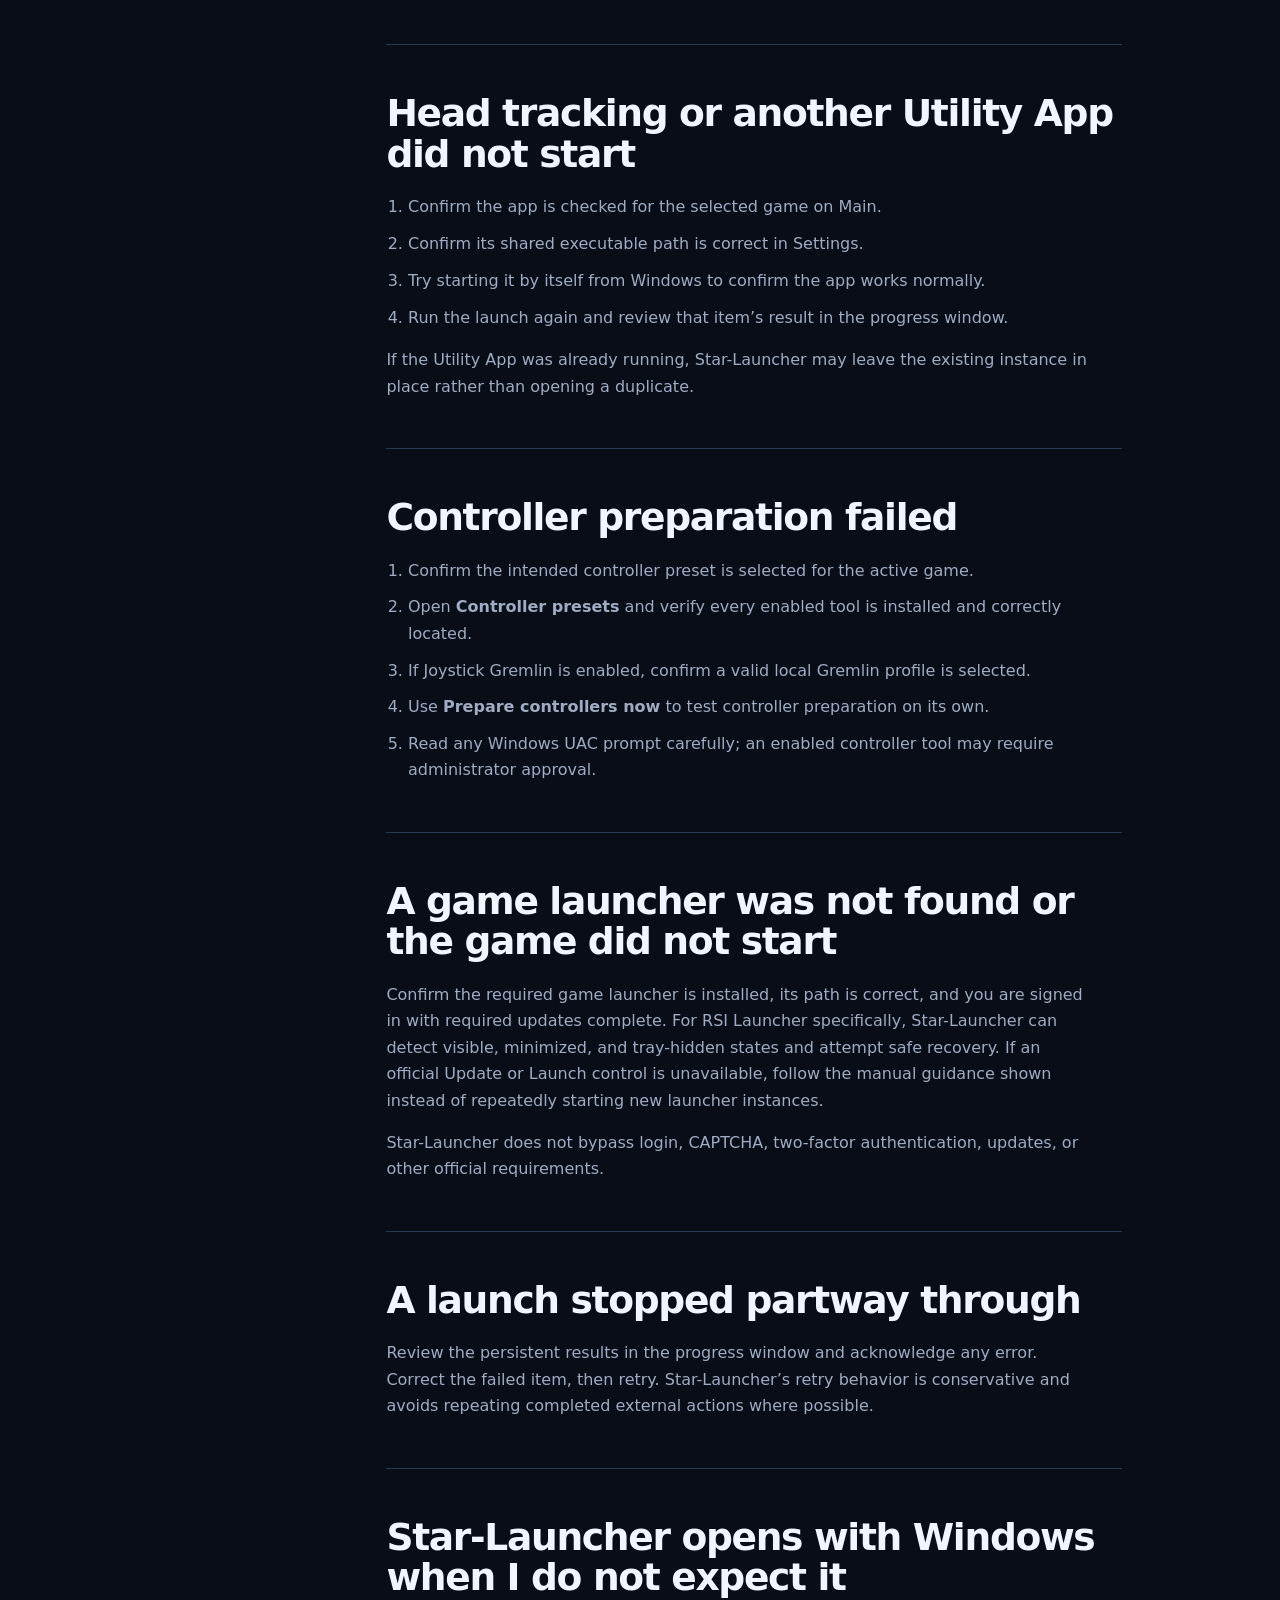
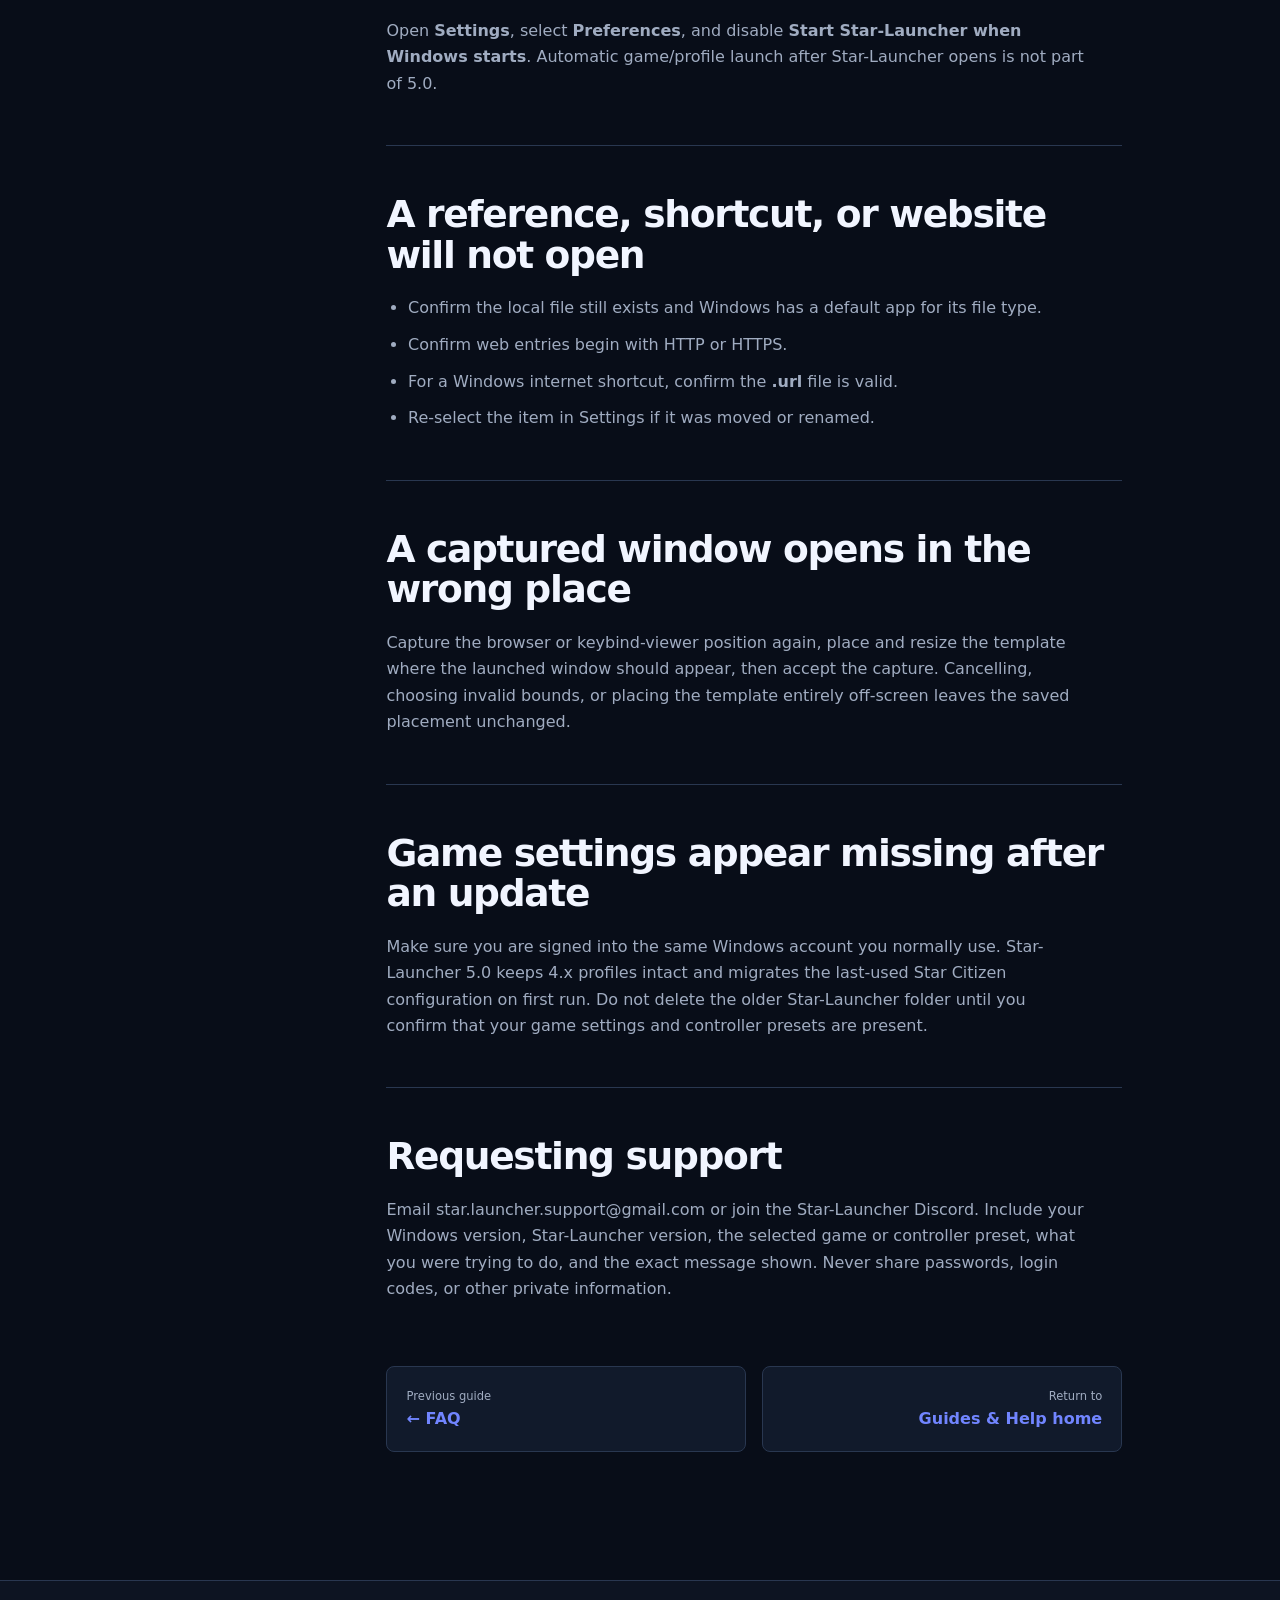
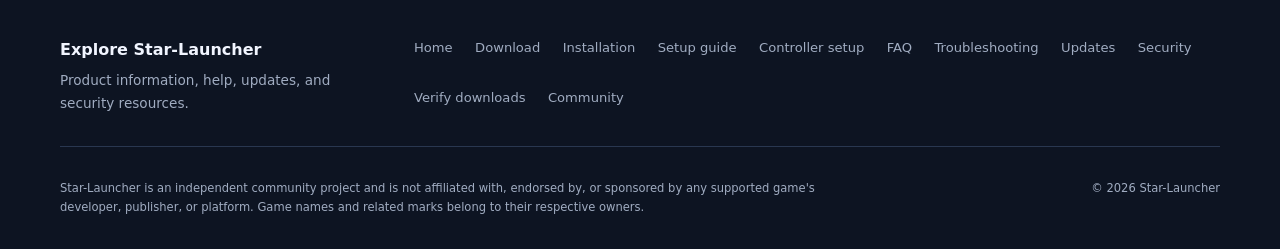
<file: pages/troubleshooting.html>
<!doctype html>
<html lang="en" data-theme="dark">
  <head>
    <meta charset="utf-8"><meta name="viewport" content="width=device-width, initial-scale=1"><meta name="description" content="Find straightforward solutions for Star-Launcher startup, downloads, game settings, paths, controller tools, updates, and support requests."><meta name="theme-color" content="#080d18">
    <title>Star-Launcher Troubleshooting — Common Fixes &amp; Support</title><link rel="canonical" href="https://star-launcher.com/pages/troubleshooting"><link rel="icon" href="../favicon.ico" sizes="any"><link rel="icon" href="../assets/branding/star-launcher-app-icon.svg" type="image/svg+xml">
    <link rel="stylesheet" href="../css/tokens.css"><link rel="stylesheet" href="../css/base.css"><link rel="stylesheet" href="../css/components.css"><link rel="stylesheet" href="../css/layout.css"><link rel="stylesheet" href="../css/pages.css">
    <script src="../js/theme.js"></script><script src="../js/site-config.js" defer></script><script src="../js/navigation.js?v=20260812-2" defer></script><script src="../js/site.js" defer></script><script src="../js/monetization.js" defer></script>
  </head>
  <body>
    <a class="skip-link" href="#main-content">Skip to content</a>
    <header class="site-header is-scrolled" data-site-header><div class="container header-inner"><a class="brand" href="../index.html" aria-label="Star-Launcher home"><span class="brand-logo" aria-hidden="true"><img class="brand-image brand-image-dark" src="../assets/branding/star-launcher-horizontal-dark.svg" alt=""><img class="brand-image brand-image-light" src="../assets/branding/star-launcher-horizontal-light.svg" alt=""></span></a><button class="menu-toggle button button-icon" type="button" aria-expanded="false" aria-controls="site-navigation" data-menu-toggle><span class="menu-icon" aria-hidden="true"></span><span class="sr-only">Open navigation</span></button><nav class="site-navigation" id="site-navigation" aria-label="Main navigation" data-navigation><a href="../index.html#features">Features</a><a href="../index.html#download">Download</a><a href="installation.html">Guides &amp; Help</a><a href="../index.html#community">Community</a></nav><button class="theme-toggle button button-icon" type="button" aria-label="Switch to light theme" data-theme-toggle><span class="theme-icon theme-icon-dark" aria-hidden="true">☾</span><span class="theme-icon theme-icon-light" aria-hidden="true">☀</span></button></div></header>
    <main id="main-content">
      <section class="docs-hero"><div class="container docs-hero-inner"><p class="eyebrow">Guides &amp; Help / Troubleshooting</p><h1>Troubleshooting</h1><p>Start with safe, reversible checks and collect useful details before asking for community support.</p></div></section>
      <section class="section"><div class="container docs-layout"><aside class="docs-sidebar"><strong>Guides &amp; Help</strong><nav aria-label="Guides and help"><a href="installation.html">Installation</a><a href="setup.html">Setup guide</a><a href="controller-setup.html">Controller setup</a><a href="faq.html">FAQ</a><a href="troubleshooting.html" aria-current="page">Troubleshooting</a><a href="release-notes.html">Release notes</a></nav></aside>
        <article class="docs-content">
          <section><h2>Start here</h2><p>Read the message shown in Star-Launcher’s progress window. It usually identifies the item that stopped or needs attention.</p><div class="notice"><strong>Use the official release.</strong><p>If you need to download Star-Launcher again, use star-launcher.com. Do not replace files with copies from unofficial sources or turn off Windows security.</p></div></section>
          <section><h2>Star-Launcher will not open</h2><ol><li>Make sure the ZIP was fully extracted before opening Star-Launcher.</li><li>Open the extracted folder and double-click <strong>Star-Launcher.exe</strong>.</li><li>If it still does not open, restart Windows and try once more.</li><li>If Windows shows a security message, confirm that your download came from star-launcher.com.</li></ol><p>Star-Launcher is designed for 64-bit Windows 10 and Windows 11.</p></section>
          <section><h2>An application says “No Path Set” or the wrong app opens</h2><ol><li>Open <strong>Settings</strong>, then the <strong>Setup</strong> tab.</li><li>Select the affected game or universal Utility App.</li><li>Browse to the correct executable manually when detection is missing or incorrect.</li><li>Close Settings to save automatically, then run <strong>Pre-flight checks</strong> again.</li></ol></section>
          <section><h2>Head tracking or another Utility App did not start</h2><ol><li>Confirm the app is checked for the selected game on Main.</li><li>Confirm its shared executable path is correct in Settings.</li><li>Try starting it by itself from Windows to confirm the app works normally.</li><li>Run the launch again and review that item’s result in the progress window.</li></ol><p>If the Utility App was already running, Star-Launcher may leave the existing instance in place rather than opening a duplicate.</p></section>
          <section><h2>Controller preparation failed</h2><ol><li>Confirm the intended controller preset is selected for the active game.</li><li>Open <strong>Controller presets</strong> and verify every enabled tool is installed and correctly located.</li><li>If Joystick Gremlin is enabled, confirm a valid local Gremlin profile is selected.</li><li>Use <strong>Prepare controllers now</strong> to test controller preparation on its own.</li><li>Read any Windows UAC prompt carefully; an enabled controller tool may require administrator approval.</li></ol></section>
          <section><h2>A game launcher was not found or the game did not start</h2><p>Confirm the required game launcher is installed, its path is correct, and you are signed in with required updates complete. For RSI Launcher specifically, Star-Launcher can detect visible, minimized, and tray-hidden states and attempt safe recovery. If an official Update or Launch control is unavailable, follow the manual guidance shown instead of repeatedly starting new launcher instances.</p><p>Star-Launcher does not bypass login, CAPTCHA, two-factor authentication, updates, or other official requirements.</p></section>
          <section><h2>A launch stopped partway through</h2><p>Review the persistent results in the progress window and acknowledge any error. Correct the failed item, then retry. Star-Launcher’s retry behavior is conservative and avoids repeating completed external actions where possible.</p></section>
          <section><h2>Star-Launcher opens with Windows when I do not expect it</h2><p>Open <strong>Settings</strong>, select <strong>Preferences</strong>, and disable <strong>Start Star-Launcher when Windows starts</strong>. Automatic game/profile launch after Star-Launcher opens is not part of 5.0.</p></section>
          <section><h2>A reference, shortcut, or website will not open</h2><ul><li>Confirm the local file still exists and Windows has a default app for its file type.</li><li>Confirm web entries begin with HTTP or HTTPS.</li><li>For a Windows internet shortcut, confirm the <strong>.url</strong> file is valid.</li><li>Re-select the item in Settings if it was moved or renamed.</li></ul></section>
          <section><h2>A captured window opens in the wrong place</h2><p>Capture the browser or keybind-viewer position again, place and resize the template where the launched window should appear, then accept the capture. Cancelling, choosing invalid bounds, or placing the template entirely off-screen leaves the saved placement unchanged.</p></section>
          <section><h2>Game settings appear missing after an update</h2><p>Make sure you are signed into the same Windows account you normally use. Star-Launcher 5.0 keeps 4.x profiles intact and migrates the last-used Star Citizen configuration on first run. Do not delete the older Star-Launcher folder until you confirm that your game settings and controller presets are present.</p></section>
          <section><h2>Requesting support</h2><p>Email <a href="mailto:star.launcher.support@gmail.com">star.launcher.support@gmail.com</a> or join the <a href="https://discord.gg/bwC6ezpp6A" target="_blank" rel="noopener">Star-Launcher Discord</a>. Include your Windows version, Star-Launcher version, the selected game or controller preset, what you were trying to do, and the exact message shown. Never share passwords, login codes, or other private information.</p></section>
          <nav class="docs-next" aria-label="Guide pagination"><a href="faq.html"><span>Previous guide</span><strong>← FAQ</strong></a><a href="../index.html#documentation"><span>Return to</span><strong>Guides &amp; Help home</strong></a></nav>
        </article>
      </div></section>
    </main>
    <footer class="site-footer"><div class="container footer-legal"><p>Star-Launcher is an independent community project and is not affiliated with, endorsed by, or sponsored by any supported game's developer, publisher, or platform. Game names and related marks belong to their respective owners.</p><p>© <span data-current-year></span> Star-Launcher</p></div></footer>
  </body>
</html>
</file>
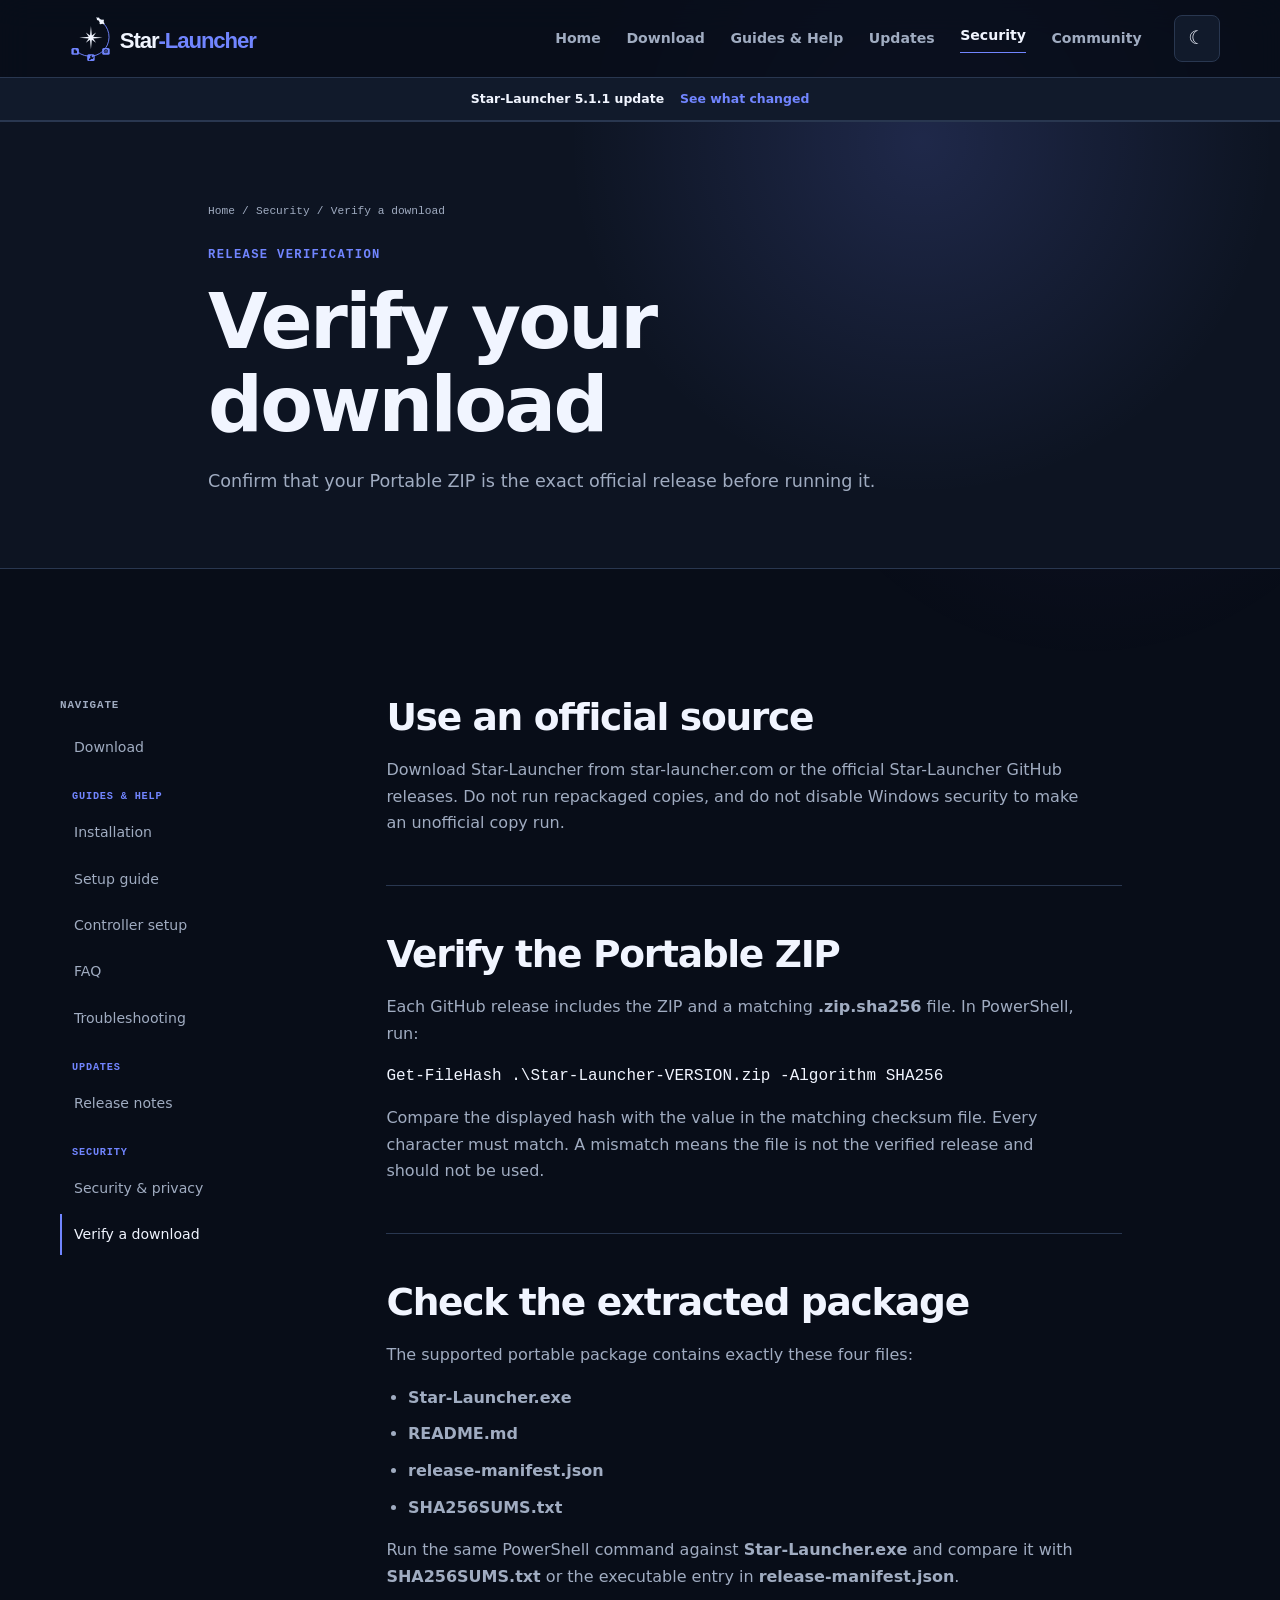
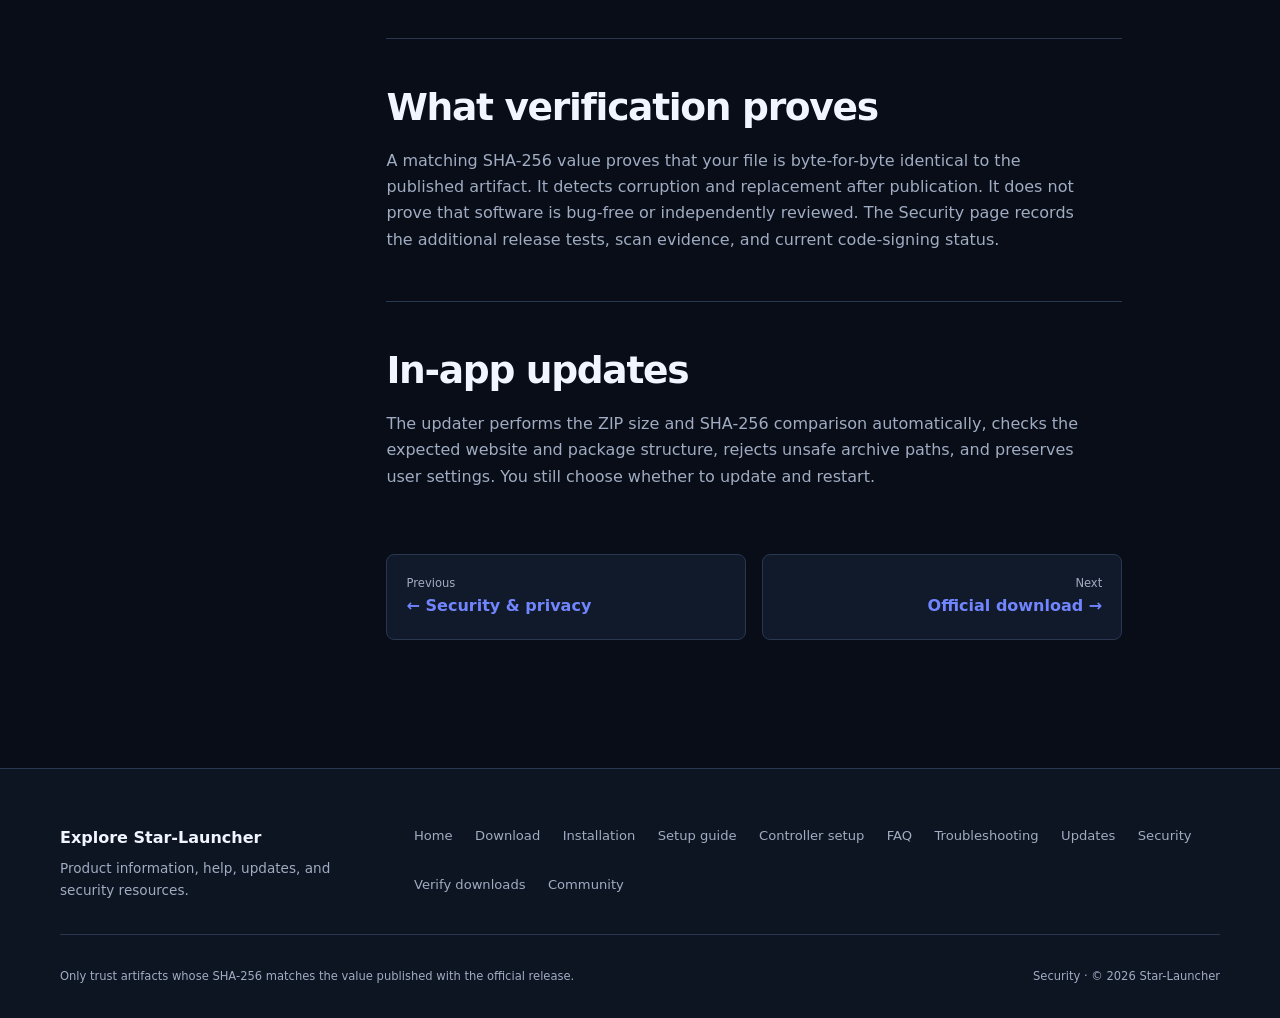
<file: pages/verify-download.html>
<!doctype html>
<html lang="en" data-theme="dark">
  <head>
    <meta charset="utf-8"><meta name="viewport" content="width=device-width, initial-scale=1"><meta name="description" content="Verify an official Star-Launcher Portable ZIP and executable using SHA-256 checksums and expected package contents."><meta name="theme-color" content="#080d18">
    <title>Verify a Star-Launcher Download</title><link rel="canonical" href="https://star-launcher.com/pages/verify-download"><link rel="icon" href="../favicon.ico" sizes="any"><link rel="icon" href="../assets/branding/star-launcher-app-icon.svg" type="image/svg+xml">
    <link rel="stylesheet" href="../css/tokens.css"><link rel="stylesheet" href="../css/base.css"><link rel="stylesheet" href="../css/components.css"><link rel="stylesheet" href="../css/layout.css"><link rel="stylesheet" href="../css/pages.css">
    <script src="../js/theme.js"></script><script src="../js/site-config.js" defer></script><script src="../js/navigation.js?v=20260812-2" defer></script><script src="../js/site.js" defer></script>
  </head>
  <body>
    <a class="skip-link" href="#main-content">Skip to content</a>
    <header class="site-header is-scrolled" data-site-header><div class="container header-inner"><a class="brand" href="../index.html" aria-label="Star-Launcher home"><span class="brand-logo" aria-hidden="true"><img class="brand-image brand-image-dark" src="../assets/branding/star-launcher-horizontal-dark.svg" alt=""><img class="brand-image brand-image-light" src="../assets/branding/star-launcher-horizontal-light.svg" alt=""></span></a><button class="menu-toggle button button-icon" type="button" aria-expanded="false" aria-controls="site-navigation" data-menu-toggle><span class="menu-icon" aria-hidden="true"></span><span class="sr-only">Open navigation</span></button><nav class="site-navigation" id="site-navigation" aria-label="Main navigation" data-navigation><a href="../index.html">Home</a><a href="download.html">Download</a><a href="installation.html">Guides &amp; Help</a><a href="release-notes.html">Updates</a><a href="security.html">Security</a><a href="../index.html#community">Community</a></nav><button class="theme-toggle button button-icon" type="button" aria-label="Switch theme" data-theme-toggle><span class="theme-icon theme-icon-dark" aria-hidden="true">&#9790;</span><span class="theme-icon theme-icon-light" aria-hidden="true">&#9728;</span></button></div></header>
    <main id="main-content">
      <section class="docs-hero"><div class="container docs-hero-inner"><p class="eyebrow">Release verification</p><h1>Verify your download</h1><p>Confirm that your Portable ZIP is the exact official release before running it.</p></div></section>
      <section class="section"><div class="container docs-layout"><aside class="docs-sidebar"><strong>Navigate</strong><nav aria-label="Site sections"><a href="download.html">Download</a><a href="installation.html">Installation</a><a href="setup.html">Setup guide</a><a href="controller-setup.html">Controller setup</a><a href="faq.html">FAQ</a><a href="troubleshooting.html">Troubleshooting</a><a href="release-notes.html">Release notes</a><a href="security.html">Security &amp; privacy</a><a href="verify-download.html" aria-current="page">Verify a download</a></nav></aside>
        <article class="docs-content">
          <section><h2>Use an official source</h2><p>Download Star-Launcher from <a href="download.html">star-launcher.com</a> or the <a href="https://github.com/Star-Launcher/star-launcher-website/releases" target="_blank" rel="noopener">official Star-Launcher GitHub releases</a>. Do not run repackaged copies, and do not disable Windows security to make an unofficial copy run.</p></section>
          <section><h2>Verify the Portable ZIP</h2><p>Each GitHub release includes the ZIP and a matching <strong>.zip.sha256</strong> file. In PowerShell, run:</p><pre><code>Get-FileHash .\Star-Launcher-VERSION.zip -Algorithm SHA256</code></pre><p>Compare the displayed hash with the value in the matching checksum file. Every character must match. A mismatch means the file is not the verified release and should not be used.</p></section>
          <section><h2>Check the extracted package</h2><p>The supported portable package contains exactly these four files:</p><ul><li><strong>Star-Launcher.exe</strong></li><li><strong>README.md</strong></li><li><strong>release-manifest.json</strong></li><li><strong>SHA256SUMS.txt</strong></li></ul><p>Run the same PowerShell command against <strong>Star-Launcher.exe</strong> and compare it with <strong>SHA256SUMS.txt</strong> or the executable entry in <strong>release-manifest.json</strong>.</p></section>
          <section><h2>What verification proves</h2><p>A matching SHA-256 value proves that your file is byte-for-byte identical to the published artifact. It detects corruption and replacement after publication. It does not prove that software is bug-free or independently reviewed. The Security page records the additional release tests, scan evidence, and current code-signing status.</p></section>
          <section><h2>In-app updates</h2><p>The updater performs the ZIP size and SHA-256 comparison automatically, checks the expected website and package structure, rejects unsafe archive paths, and preserves user settings. You still choose whether to update and restart.</p></section>
          <nav class="docs-next" aria-label="Security pagination"><a href="security.html"><span>Previous</span><strong>&larr; Security &amp; privacy</strong></a><a href="download.html"><span>Next</span><strong>Official download &rarr;</strong></a></nav>
        </article>
      </div></section>
    </main>
    <footer class="site-footer"><div class="container footer-legal"><p>Only trust artifacts whose SHA-256 matches the value published with the official release.</p><p><a href="security.html">Security</a> &middot; &copy; <span data-current-year></span> Star-Launcher</p></div></footer>
  </body>
</html>
</file>
<file: css/tokens.css>
:root {
  color-scheme: dark;
  --color-background: #080d18;
  --color-background-raised: #0d1422;
  --color-surface: #111a2b;
  --color-surface-strong: #172239;
  --color-primary: #7185ff;
  --color-primary-hover: #91a0ff;
  --color-primary-contrast: #071020;
  --color-secondary: #a06bff;
  --color-warm-accent: #e9ae58;
  --color-text: #f1f5ff;
  --color-text-muted: #a0acc1;
  --color-border: #293750;
  --color-success: #62c98d;
  --color-warning: #e9ae58;
  --color-error: #f07178;
  --color-header: rgb(8 13 24 / 84%);
  --color-glow: rgb(113 133 255 / 18%);
  --color-glow-faint: rgb(113 133 255 / 5%);
  --color-secondary-glow: rgb(160 107 255 / 6%);
  --color-success-glow: rgb(98 201 141 / 10%);
  --color-shadow: rgb(0 0 0 / 28%);
  --color-shadow-soft: rgb(0 0 0 / 5%);
  --color-mask: rgb(0 0 0 / 40%);
  --color-theme-meta: #080d18;
  --font-sans: Inter, ui-sans-serif, system-ui, -apple-system, BlinkMacSystemFont, "Segoe UI", sans-serif;
  --font-mono: "Cascadia Code", "SFMono-Regular", Consolas, "Liberation Mono", monospace;
  --container: 1160px;
  --radius-sm: 0.5rem;
  --radius-md: 0.9rem;
  --radius-lg: 1.4rem;
  --shadow-card: 0 24px 70px var(--color-shadow);
  --transition: 180ms ease;
}

:root[data-theme="light"] {
  color-scheme: light;
  --color-background: #f4f7fb;
  --color-background-raised: #eaf0f7;
  --color-surface: #ffffff;
  --color-surface-strong: #e5ebf5;
  --color-primary: #4257c7;
  --color-primary-hover: #3145ad;
  --color-primary-contrast: #ffffff;
  --color-secondary: #7040c5;
  --color-warm-accent: #95600d;
  --color-text: #192131;
  --color-text-muted: #606b7d;
  --color-border: #d4dce8;
  --color-success: #257a4b;
  --color-warning: #95600d;
  --color-error: #b53a47;
  --color-header: rgb(244 247 251 / 90%);
  --color-glow: rgb(66 87 199 / 13%);
  --color-glow-faint: rgb(66 87 199 / 4%);
  --color-secondary-glow: rgb(112 64 197 / 5%);
  --color-success-glow: rgb(37 122 75 / 10%);
  --color-shadow: rgb(28 42 68 / 12%);
  --color-shadow-soft: rgb(28 42 68 / 5%);
  --color-mask: rgb(0 0 0 / 40%);
  --color-theme-meta: #f4f7fb;
}
</file>
<file: css/base.css>
*,
*::before,
*::after {
  box-sizing: border-box;
}

html {
  scroll-behavior: smooth;
  scroll-padding-top: 6rem;
}

body {
  margin: 0;
  background: var(--color-background);
  color: var(--color-text);
  font-family: var(--font-sans);
  font-size: 1rem;
  line-height: 1.65;
  text-rendering: optimizeLegibility;
}

body::before {
  position: fixed;
  inset: 0;
  z-index: -1;
  background-image:
    radial-gradient(circle at 15% 12%, var(--color-glow) 0, transparent 24rem),
    radial-gradient(circle at 85% 38%, var(--color-secondary-glow) 0, transparent 20rem);
  content: "";
  pointer-events: none;
}

button,
a {
  font: inherit;
}

a {
  color: inherit;
  text-decoration: none;
}

button {
  color: inherit;
}

img {
  display: block;
  max-width: 100%;
}

h1,
h2,
h3,
p {
  margin-top: 0;
}

h1,
h2,
h3 {
  color: var(--color-text);
  font-weight: 650;
  line-height: 1.08;
  letter-spacing: -0.035em;
}

h1 {
  margin-bottom: 1.5rem;
  font-size: clamp(2.8rem, 6vw, 5.4rem);
}

h2 {
  margin-bottom: 1.25rem;
  font-size: clamp(2rem, 4vw, 3.5rem);
}

h3 {
  margin-bottom: 0.75rem;
  font-size: 1.25rem;
}

p {
  color: var(--color-text-muted);
}

:focus-visible {
  outline: 3px solid var(--color-secondary);
  outline-offset: 4px;
}

.sr-only {
  position: absolute;
  width: 1px;
  height: 1px;
  padding: 0;
  margin: -1px;
  overflow: hidden;
  clip: rect(0, 0, 0, 0);
  white-space: nowrap;
  border: 0;
}

.skip-link {
  position: fixed;
  top: 1rem;
  left: 1rem;
  z-index: 100;
  padding: 0.75rem 1rem;
  border-radius: var(--radius-sm);
  background: var(--color-primary);
  color: var(--color-primary-contrast);
  transform: translateY(-200%);
}

.skip-link:focus {
  transform: translateY(0);
}

@media (prefers-reduced-motion: reduce) {
  html {
    scroll-behavior: auto;
  }

  *,
  *::before,
  *::after {
    scroll-behavior: auto !important;
    transition-duration: 0.01ms !important;
    animation-duration: 0.01ms !important;
    animation-iteration-count: 1 !important;
  }
}
</file>
<file: css/components.css>
.button {
  display: inline-flex;
  min-height: 2.9rem;
  align-items: center;
  justify-content: center;
  gap: 0.5rem;
  padding: 0.75rem 1.1rem;
  border: 1px solid transparent;
  border-radius: var(--radius-sm);
  cursor: pointer;
  font-size: 0.92rem;
  font-weight: 650;
  transition:
    background-color var(--transition),
    border-color var(--transition),
    color var(--transition),
    transform var(--transition);
}

.button:hover {
  transform: translateY(-1px);
}

.button-brand-icon {
  display: inline-block;
  width: 1.15rem;
  height: 1.15rem;
  min-width: 1.15rem;
  flex: 0 0 auto;
  background: currentColor;
  -webkit-mask-position: center;
  -webkit-mask-repeat: no-repeat;
  -webkit-mask-size: contain;
  mask-position: center;
  mask-repeat: no-repeat;
  mask-size: contain;
}

.button-brand-icon-discord {
  -webkit-mask-image: url("../assets/icons/discord.svg");
  mask-image: url("../assets/icons/discord.svg");
}

.button-brand-icon-paypal {
  -webkit-mask-image: url("../assets/icons/paypal.svg");
  mask-image: url("../assets/icons/paypal.svg");
}

.button-brand-icon-kofi {
  -webkit-mask-image: url("../assets/icons/kofi.svg");
  mask-image: url("../assets/icons/kofi.svg");
}

.button-email-icon {
  font-size: 1.15rem;
  line-height: 1;
}

.button-primary {
  background: var(--color-primary);
  color: var(--color-primary-contrast);
  box-shadow: 0 10px 30px var(--color-glow);
}

.button-primary:hover {
  background: var(--color-primary-hover);
}

.download-host-button {
  min-height: 3.75rem;
  flex-direction: column;
  gap: 0.15rem;
}

.download-host-button small {
  font-family: var(--font-mono);
  font-size: 0.62rem;
  font-weight: 600;
  opacity: 0.78;
}

.button-secondary {
  border-color: var(--color-border);
  background: var(--color-surface);
  color: var(--color-text);
}

.button-secondary:hover,
.button-ghost:hover {
  border-color: var(--color-primary);
}

.button-ghost {
  border-color: transparent;
  background: transparent;
}

.button-icon {
  width: 2.9rem;
  padding: 0;
  border-color: var(--color-border);
  background: var(--color-surface);
}

.button-disabled {
  cursor: not-allowed;
  opacity: 0.62;
}

.button-disabled:hover {
  transform: none;
}

.text-link {
  color: var(--color-primary);
  font-size: 0.86rem;
  font-weight: 650;
}

.text-link:hover {
  color: var(--color-primary-hover);
}

.eyebrow {
  display: flex;
  align-items: center;
  gap: 0.6rem;
  margin-bottom: 1rem;
  color: var(--color-primary);
  font-family: var(--font-mono);
  font-size: 0.76rem;
  font-weight: 700;
  letter-spacing: 0.11em;
  text-transform: uppercase;
}

.status-dot {
  width: 0.5rem;
  height: 0.5rem;
  border-radius: 50%;
  background: var(--color-success);
  box-shadow: 0 0 0 0.3rem var(--color-success-glow);
}

.site-header {
  position: fixed;
  top: 0;
  right: 0;
  left: 0;
  z-index: 20;
  border-bottom: 1px solid transparent;
  background: transparent;
  transition:
    background-color var(--transition),
    border-color var(--transition),
    backdrop-filter var(--transition);
}

.site-header.is-scrolled {
  border-color: var(--color-border);
  background: var(--color-header);
  backdrop-filter: blur(16px);
}

.brand {
  display: flex;
  align-items: center;
}

.brand-logo {
  display: grid;
  width: 12.5rem;
  height: 3.1rem;
  align-items: center;
}

.brand-mark-compact {
  display: none;
  width: 3.45rem;
}

.brand-logo-full {
  display: grid;
}

.brand-image {
  display: block;
  width: 100%;
  height: auto;
}

.brand-logo .brand-image,
.brand-mark-compact .brand-image,
.hero-brand-logo .brand-image,
.support-brand .brand-image,
.footer-brand .brand-image {
  grid-area: 1 / 1;
}

[data-theme="dark"] .brand-image-light,
[data-theme="light"] .brand-image-dark {
  display: none;
}

.site-navigation a {
  color: var(--color-text-muted);
  font-size: 0.88rem;
  font-weight: 550;
  transition: color var(--transition);
}

.site-navigation a:hover {
  color: var(--color-text);
}

.site-navigation a[aria-current="page"] {
  color: var(--color-text);
}

.site-navigation a[aria-current="page"]::after {
  display: block;
  width: 100%;
  height: 1px;
  margin-top: 0.25rem;
  background: var(--color-primary);
  content: "";
}

.release-notice {
  border-top: 1px solid var(--color-border);
  border-bottom: 1px solid var(--color-border);
  background: var(--color-surface);
}

.release-notice-inner {
  display: flex;
  gap: 1rem;
  align-items: center;
  justify-content: center;
  min-height: 2.65rem;
  font-size: 0.78rem;
}

.release-notice-inner strong {
  color: var(--color-text);
}

.release-notice-inner a {
  color: var(--color-primary);
  font-weight: 700;
}

.theme-icon {
  font-size: 1.15rem;
  line-height: 1;
}

.hero-brand-logo {
  display: grid;
  width: min(21rem, 78%);
  margin-bottom: 1.1rem;
  filter: drop-shadow(0 12px 24px var(--color-glow));
}

[data-theme="dark"] .theme-icon-light,
[data-theme="light"] .theme-icon-dark {
  display: none;
}

.menu-toggle {
  display: none;
}

.menu-icon,
.menu-icon::before,
.menu-icon::after {
  width: 1.15rem;
  height: 1px;
  background: currentColor;
  content: "";
  transition: transform var(--transition);
}

.menu-icon {
  position: relative;
}

.menu-icon::before,
.menu-icon::after {
  position: absolute;
  left: 0;
}

.menu-icon::before {
  top: -0.35rem;
}

.menu-icon::after {
  top: 0.35rem;
}

.feature-card,
.doc-card {
  position: relative;
  overflow: hidden;
  padding: 1.7rem;
  border: 1px solid var(--color-border);
  border-radius: var(--radius-md);
  background: var(--color-surface);
  box-shadow: 0 12px 35px var(--color-shadow-soft);
}

.feature-card {
  min-height: 15rem;
}

.feature-card p,
.doc-card p {
  margin-bottom: 0;
}

.feature-card-large {
  background:
    linear-gradient(135deg, var(--color-surface), transparent),
    var(--color-surface-strong);
}

.feature-card-accent::after {
  position: absolute;
  right: -3rem;
  bottom: -3rem;
  width: 9rem;
  height: 9rem;
  border: 1px solid var(--color-primary);
  border-radius: 50%;
  box-shadow:
    0 0 0 1.5rem var(--color-glow),
    0 0 0 3rem var(--color-glow-faint);
  content: "";
}

.portable-badge {
  display: inline-flex;
  margin-top: 1.5rem;
  padding: 0.35rem 0.6rem;
  border: 1px solid var(--color-border);
  border-radius: 99rem;
  color: var(--color-text);
  font-family: var(--font-mono);
  font-size: 0.67rem;
  text-transform: uppercase;
}

.workflow-lines {
  display: flex;
  align-items: center;
  gap: 0.4rem;
  margin-top: 2.5rem;
}

.workflow-lines span {
  height: 0.35rem;
  border-radius: 99rem;
  background: var(--color-primary);
}

.workflow-lines span:nth-child(1) {
  width: 30%;
}

.workflow-lines span:nth-child(2) {
  width: 42%;
  opacity: 0.6;
}

.workflow-lines span:nth-child(3) {
  width: 18%;
  background: var(--color-secondary);
}

.doc-card {
  min-height: 13rem;
  transition:
    transform var(--transition),
    border-color var(--transition);
}

.doc-card:hover {
  border-color: var(--color-primary);
  transform: translateY(-3px);
}

.doc-card:focus-visible {
  border-color: var(--color-primary);
}

.doc-card small {
  display: block;
  margin-top: 1.4rem;
  color: var(--color-secondary);
  font-family: var(--font-mono);
  font-size: 0.68rem;
  letter-spacing: 0.05em;
  text-transform: uppercase;
}

.ad-slot {
  padding-block: 1.25rem;
  border-block: 1px solid var(--color-border);
  background: var(--color-background-raised);
}

.ad-slot[hidden] {
  display: none;
}

.ad-slot-inner {
  position: relative;
  display: grid;
  min-height: 6.5rem;
  place-items: center;
  overflow: hidden;
  border: 1px solid var(--color-border);
  border-radius: var(--radius-md);
  background: var(--color-surface);
}

.ad-label {
  position: absolute;
  top: 0.5rem;
  left: 0.65rem;
  color: var(--color-text-muted);
  font-family: var(--font-mono);
  font-size: 0.58rem;
  letter-spacing: 0.08em;
  text-transform: uppercase;
}

.ad-content {
  width: 100%;
  text-align: center;
}

.sponsor-content {
  display: grid;
  width: 100%;
  grid-template-columns: minmax(0, 1fr) auto;
  gap: 1.5rem;
  align-items: center;
  padding: 1.6rem;
  text-align: left;
}

.sponsor-content strong {
  color: var(--color-text);
}

.sponsor-content p {
  margin: 0.25rem 0 0;
}

.gear-inactive {
  max-width: 44rem;
  padding: clamp(1.5rem, 4vw, 2.5rem);
  border: 1px solid var(--color-border);
  border-radius: var(--radius-md);
  background: var(--color-surface);
}

.affiliate-disclosure {
  max-width: 52rem;
  padding: 1rem 1.15rem;
  border-left: 3px solid var(--color-warm-accent);
  background: var(--color-surface);
  color: var(--color-text-muted);
  font-size: 0.82rem;
}

.gear-category + .gear-category {
  margin-top: 4rem;
}

.gear-grid {
  display: grid;
  grid-template-columns: repeat(3, minmax(0, 1fr));
  gap: 1.25rem;
}

.gear-card {
  overflow: hidden;
  border: 1px solid var(--color-border);
  border-radius: var(--radius-md);
  background: var(--color-surface);
  box-shadow: 0 12px 35px var(--color-shadow-soft);
}

.gear-card-image {
  display: grid;
  min-height: 11rem;
  place-items: center;
  overflow: hidden;
  border-bottom: 1px solid var(--color-border);
  background: var(--color-background-raised);
  color: var(--color-text-muted);
  font-family: var(--font-mono);
  font-size: 0.7rem;
  text-transform: uppercase;
}

.gear-card-image img {
  width: 100%;
  height: 100%;
  object-fit: cover;
}

.gear-card-body {
  padding: 1.4rem;
}

.gear-reason {
  color: var(--color-text);
  font-size: 0.86rem;
}

.support-panel {
  display: grid;
  grid-template-columns: 7rem minmax(0, 1fr) auto;
  gap: clamp(1.5rem, 4vw, 3rem);
  align-items: center;
  padding: clamp(2rem, 5vw, 4rem);
  border: 1px solid var(--color-border);
  border-radius: var(--radius-lg);
  background:
    radial-gradient(circle at 15% 50%, var(--color-secondary-glow), transparent 17rem),
    var(--color-surface);
  box-shadow: var(--shadow-card);
}

.support-brand {
  display: grid;
  width: 7rem;
}

.support-copy h2 {
  margin-bottom: 0.8rem;
  font-size: clamp(1.8rem, 3.5vw, 3rem);
}

.support-copy p {
  margin-bottom: 0.3rem;
}

.support-actions {
  display: grid;
  gap: 0.75rem;
  min-width: 13rem;
}

.support-actions .button {
  display: inline-flex;
}

.support-actions small {
  font-family: var(--font-mono);
  font-size: 0.56rem;
  font-weight: 650;
  letter-spacing: 0.07em;
  text-transform: uppercase;
}

.footer-brand {
  display: grid;
  width: 11rem;
}

@media (max-width: 900px) {
  .gear-grid {
    grid-template-columns: repeat(2, minmax(0, 1fr));
  }

  .support-panel {
    grid-template-columns: 6rem 1fr;
  }

  .support-brand {
    width: 6rem;
  }

  .support-actions {
    grid-column: 2;
    justify-self: start;
  }
}

@media (max-width: 600px) {
  .sponsor-content,
  .gear-grid {
    grid-template-columns: 1fr;
  }

  .brand-logo {
    width: 10.5rem;
    height: 2.75rem;
  }

  .brand-mark-compact {
    width: 3rem;
  }

  .hero-brand-logo {
    width: min(18rem, 88%);
  }

  .support-panel {
    grid-template-columns: 1fr;
  }

  .support-brand {
    width: 5rem;
  }

  .support-actions {
    grid-column: auto;
    width: 100%;
  }
}
</file>
<file: css/layout.css>
.container {
  width: min(calc(100% - 2.5rem), var(--container));
  margin-inline: auto;
}

.section {
  position: relative;
  padding-block: clamp(5rem, 10vw, 8rem);
}

.section-alt {
  border-block: 1px solid var(--color-border);
  background: var(--color-background-raised);
}

.header-inner {
  display: grid;
  grid-template-columns: 1fr auto auto;
  gap: 2rem;
  align-items: center;
  min-height: 4.8rem;
}

.site-navigation {
  display: flex;
  gap: 1.6rem;
  align-items: center;
}

.hero {
  min-height: 48rem;
  padding-top: 6.8rem;
  overflow: hidden;
}

.has-release-notice .hero {
  padding-top: 9.45rem;
}

.hero::after {
  position: absolute;
  inset: 0;
  z-index: -2;
  background-image:
    linear-gradient(var(--color-border) 1px, transparent 1px),
    linear-gradient(90deg, var(--color-border) 1px, transparent 1px);
  background-size: 72px 72px;
  content: "";
  mask-image: linear-gradient(to bottom, var(--color-mask), transparent 78%);
  opacity: 0.18;
}

.hero-glow {
  position: absolute;
  top: 8rem;
  left: 55%;
  z-index: -1;
  width: 32rem;
  height: 32rem;
  border-radius: 50%;
  background: var(--color-glow);
  filter: blur(100px);
  pointer-events: none;
}

.hero-grid {
  display: grid;
  grid-template-columns: minmax(0, 1.06fr) minmax(22rem, 0.94fr);
  gap: clamp(3rem, 7vw, 7rem);
  align-items: center;
}

.hero-copy h1 span {
  color: var(--color-primary);
}

.hero-description {
  max-width: 40rem;
  margin-bottom: 2rem;
  font-size: clamp(1.05rem, 2vw, 1.25rem);
}

.hero-actions {
  display: flex;
  flex-wrap: wrap;
  gap: 0.8rem;
}

.hero-meta {
  display: flex;
  flex-wrap: wrap;
  gap: 0.7rem 1.5rem;
  padding: 0;
  margin: 1.7rem 0 0;
  color: var(--color-text-muted);
  font-family: var(--font-mono);
  font-size: 0.7rem;
  list-style: none;
  text-transform: uppercase;
}

.hero-meta li:not(:first-child)::before {
  margin-right: 1.5rem;
  color: var(--color-border);
  content: "/";
}

.product-preview {
  position: relative;
}

.preview-frame {
  display: block;
  position: relative;
  z-index: 2;
  overflow: hidden;
  border: 1px solid var(--color-border);
  border-radius: var(--radius-lg);
  background: var(--color-surface);
  box-shadow: var(--shadow-card);
  transform: perspective(1200px) rotateY(-4deg) rotateX(2deg);
}

.hero-preview-link {
  cursor: zoom-in;
}

.hero-preview-link:hover {
  border-color: var(--color-primary);
}

.hero-screenshot {
  display: block;
  width: 100%;
  height: auto;
}

.preview-titlebar {
  display: flex;
  justify-content: space-between;
  padding: 0.8rem 1rem;
  border-bottom: 1px solid var(--color-border);
  color: var(--color-text-muted);
  font-family: var(--font-mono);
  font-size: 0.65rem;
}

.preview-window-controls {
  letter-spacing: 0.5em;
}

.preview-body {
  display: grid;
  grid-template-columns: 4.3rem 1fr;
  min-height: 24rem;
}

.preview-sidebar {
  display: flex;
  flex-direction: column;
  gap: 0.8rem;
  padding: 1.2rem 1rem;
  border-right: 1px solid var(--color-border);
  background: var(--color-background-raised);
}

.preview-block {
  display: block;
  height: 2.2rem;
  border-radius: 0.35rem;
  background: var(--color-border);
}

.preview-block.active {
  background: var(--color-primary);
}

.preview-content {
  display: flex;
  flex-direction: column;
  align-items: flex-start;
  justify-content: center;
  padding: 3rem;
}

.preview-kicker {
  margin-bottom: 1rem;
  color: var(--color-secondary);
  font-family: var(--font-mono);
  font-size: 0.62rem;
  letter-spacing: 0.08em;
}

.preview-content strong {
  margin-bottom: 0.6rem;
  font-size: 1.5rem;
}

.preview-content p {
  font-size: 0.9rem;
}

.preview-action {
  margin-top: 1rem;
  padding: 0.65rem 0.8rem;
  border-radius: 0.35rem;
  background: var(--color-primary);
  color: var(--color-primary-contrast);
  font-size: 0.72rem;
  font-weight: 700;
}

.preview-orbit {
  position: absolute;
  z-index: 1;
  border: 1px solid var(--color-primary);
  border-radius: 50%;
  opacity: 0.25;
}

.orbit-one {
  top: -3rem;
  right: -5rem;
  width: 18rem;
  height: 18rem;
}

.orbit-two {
  bottom: -4rem;
  left: -5rem;
  width: 13rem;
  height: 13rem;
  border-color: var(--color-secondary);
}

.trust-strip {
  border-block: 1px solid var(--color-border);
  background: var(--color-background-raised);
}

.trust-grid {
  display: grid;
  grid-template-columns: repeat(4, 1fr);
}

.trust-grid p {
  display: grid;
  gap: 0.15rem;
  padding: 1.5rem;
  margin: 0;
  border-right: 1px solid var(--color-border);
}

.trust-grid p:first-child {
  border-left: 1px solid var(--color-border);
}

.trust-grid strong {
  color: var(--color-text);
  font-size: 0.88rem;
}

.trust-grid span {
  color: var(--color-text-muted);
  font-size: 0.75rem;
}

.section-heading {
  max-width: 48rem;
  margin-bottom: 3.5rem;
}

.section-heading-compact {
  margin-bottom: 1.5rem;
}

.section-heading > p:last-child {
  max-width: 40rem;
  margin-bottom: 0;
  font-size: 1.05rem;
}

.section-heading-split {
  display: grid;
  max-width: none;
  grid-template-columns: 1.25fr 0.75fr;
  gap: 4rem;
  align-items: end;
}

.feature-grid {
  display: grid;
  grid-template-columns: repeat(3, 1fr);
  gap: 1rem;
}

.feature-card-large {
  grid-column: span 2;
}

.steps {
  display: grid;
  grid-template-columns: repeat(3, 1fr);
  padding: 0;
  margin: 0;
  list-style: none;
}

.launcher-note {
  display: inline-flex;
  padding-left: 0.85rem;
  margin: -1.5rem 0 2.5rem;
  border-left: 2px solid var(--color-secondary);
  color: var(--color-text-muted);
  font-size: 0.88rem;
}

.steps li {
  display: grid;
  grid-template-columns: auto 1fr;
  gap: 1.2rem;
  padding: 2rem;
  border-top: 1px solid var(--color-border);
}

.steps li:not(:last-child) {
  border-right: 1px solid var(--color-border);
}

.step-number {
  color: var(--color-primary);
  font-family: var(--font-mono);
  font-size: 0.72rem;
}

.steps p {
  margin-bottom: 0;
}

.anchor-alias {
  display: block;
  height: 0;
  scroll-margin-top: 7rem;
}

.workflow-heading {
  max-width: 48rem;
  margin-bottom: 3rem;
}

.workflow-overview {
  display: grid;
  grid-template-columns: minmax(0, 1.35fr) minmax(18rem, 0.65fr);
  overflow: hidden;
  border: 1px solid var(--color-border);
  border-radius: var(--radius-lg);
  background: var(--color-surface);
  box-shadow: 0 18px 50px var(--color-shadow-soft);
}

.workflow-path {
  display: grid;
  margin: 0;
  padding: 0;
  list-style: none;
}

.workflow-path li {
  display: grid;
  grid-template-columns: auto 1fr;
  gap: 1.35rem;
  padding: 2rem 2.25rem;
}

.workflow-path li + li {
  border-top: 1px solid var(--color-border);
}

.workflow-path h3,
.workflow-outcome h3 {
  margin-bottom: 0.45rem;
}

.workflow-path p,
.workflow-outcome > p:last-of-type {
  margin-bottom: 0;
}

.workflow-outcome {
  padding: 2.5rem;
  border-left: 1px solid var(--color-border);
  background:
    radial-gradient(circle at 100% 100%, var(--color-glow), transparent 48%),
    var(--color-surface-strong);
}

.workflow-outcome h3 {
  max-width: 18rem;
  font-size: clamp(1.45rem, 2.3vw, 2.15rem);
}

.capability-list {
  display: grid;
  gap: 0.8rem;
  margin: 2rem 0 0;
  padding: 1.5rem 0 0;
  border-top: 1px solid var(--color-border);
  list-style: none;
}

.capability-list li {
  position: relative;
  padding-left: 1.35rem;
  color: var(--color-text);
  font-size: 0.92rem;
  font-weight: 700;
}

.capability-list li::before {
  position: absolute;
  top: 0.5em;
  left: 0;
  width: 0.45rem;
  height: 0.45rem;
  border-radius: 50%;
  background: var(--color-primary);
  content: "";
  box-shadow: 0 0 0 0.25rem var(--color-glow);
}

.screenshot-grid {
  display: grid;
  grid-template-columns: 1.15fr 1fr 1fr;
  grid-auto-rows: 18rem;
  gap: 1rem;
}

.screenshot-main {
  grid-row: auto;
}

.screenshot-placeholder {
  display: flex;
  min-height: 18rem;
  flex-direction: column;
  justify-content: flex-end;
  padding: 1.5rem;
  border: 1px solid var(--color-border);
  border-radius: var(--radius-md);
  background:
    linear-gradient(to bottom, transparent, var(--color-surface)),
    repeating-linear-gradient(135deg, transparent 0 16px, var(--color-background-raised) 16px 17px);
}

.screenshot-placeholder span {
  margin-bottom: auto;
  color: var(--color-primary);
  font-family: var(--font-mono);
  font-size: 0.7rem;
}

.screenshot-placeholder small {
  margin-top: 0.35rem;
  color: var(--color-text-muted);
}

.screenshot-real {
  position: relative;
  padding: 0;
  justify-content: stretch;
  background: var(--color-surface);
  cursor: zoom-in;
}

.screenshot-real > img {
  flex: 1;
  width: 100%;
  height: 100%;
  min-height: 0;
  padding: 1rem;
  object-fit: contain;
  object-position: center top;
}

.screenshot-caption {
  position: absolute;
  right: 1rem;
  bottom: 1rem;
  left: 1rem;
  display: grid;
  padding: 1rem;
  border: 1px solid var(--color-border);
  border-radius: var(--radius-sm);
  background: var(--color-header);
  backdrop-filter: blur(12px);
  color: var(--color-text);
  font-family: var(--font-sans);
  font-size: inherit;
  margin-bottom: 0;
}

.screenshot-caption small {
  margin-top: 0.2rem;
}

.screenshot-lightbox {
  width: min(96vw, 110rem);
  max-width: none;
  height: min(94vh, 70rem);
  max-height: none;
  padding: 0;
  overflow: hidden;
  border: 1px solid var(--color-primary);
  border-radius: var(--radius-md);
  background: var(--color-background);
  color: var(--color-text);
  box-shadow: var(--shadow-card);
}

.screenshot-lightbox::backdrop {
  background: var(--color-mask);
  backdrop-filter: blur(8px);
}

.screenshot-lightbox-panel {
  display: grid;
  grid-template-rows: auto minmax(0, 1fr);
  height: 100%;
}

.screenshot-lightbox-header {
  display: flex;
  align-items: center;
  justify-content: space-between;
  gap: 1rem;
  padding: 0.8rem 1rem;
  border-bottom: 1px solid var(--color-border);
  background: var(--color-surface);
}

.screenshot-lightbox-header h2 {
  margin: 0;
  font-size: 1rem;
}

.screenshot-lightbox-close {
  display: inline-grid;
  width: 2.5rem;
  height: 2.5rem;
  place-items: center;
  padding: 0;
  border: 1px solid var(--color-border);
  border-radius: var(--radius-sm);
  background: var(--color-surface-strong);
  color: var(--color-text);
  font: inherit;
  font-size: 1.5rem;
  line-height: 1;
  cursor: pointer;
}

.screenshot-lightbox-close:hover {
  border-color: var(--color-primary);
  color: var(--color-primary-hover);
}

.screenshot-lightbox-stage {
  display: grid;
  min-height: 0;
  place-items: center;
  overflow: auto;
  padding: 1rem;
  background: var(--color-background-raised);
}

.screenshot-lightbox-stage img {
  display: block;
  width: auto;
  max-width: 100%;
  height: auto;
  max-height: 100%;
  object-fit: contain;
}

.download-panel {
  display: grid;
  grid-template-columns: 1.2fr 0.8fr;
  gap: 3rem;
  align-items: center;
  padding: clamp(2rem, 5vw, 4rem);
  border: 1px solid var(--color-border);
  border-radius: var(--radius-lg);
  background:
    radial-gradient(circle at 80% 20%, var(--color-glow), transparent 35%),
    var(--color-surface);
  box-shadow: var(--shadow-card);
}

.release-meta {
  display: flex;
  flex-wrap: wrap;
  gap: 1rem 2.5rem;
  margin: 2rem 0 0;
}

.release-meta div {
  display: grid;
}

.release-meta dt {
  color: var(--color-text-muted);
  font-size: 0.72rem;
}

.release-meta dd {
  margin: 0;
  color: var(--color-text);
  font-family: var(--font-mono);
  font-size: 0.83rem;
}

.download-action {
  display: grid;
  justify-items: start;
  padding-left: 3rem;
  border-left: 1px solid var(--color-border);
}

.download-action p {
  margin: 0.75rem 0 0;
  font-size: 0.75rem;
}

.docs-grid {
  display: grid;
  grid-template-columns: repeat(4, 1fr);
  gap: 1rem;
}

.community {
  background:
    linear-gradient(100deg, var(--color-glow), transparent 42%),
    var(--color-background);
}

.community-inner {
  display: grid;
  grid-template-columns: 1.2fr 0.8fr;
  gap: 4rem;
  align-items: center;
}

.community-inner h2 {
  max-width: 42rem;
}

.community-actions {
  display: flex;
  flex-wrap: wrap;
  gap: 0.75rem;
  justify-content: flex-end;
}

.copy-status {
  min-height: 1.2rem;
  flex-basis: 100%;
  color: var(--color-success);
  font-family: var(--font-mono);
  font-size: 0.7rem;
  text-align: right;
}

.site-footer {
  padding-block: 3.5rem 2rem;
  border-top: 1px solid var(--color-border);
  background: var(--color-background-raised);
}

.footer-main {
  display: flex;
  justify-content: space-between;
  gap: 2rem;
  padding-bottom: 2rem;
}

.footer-main p {
  margin: 0.35rem 0 0;
  font-size: 0.85rem;
}

.footer-main nav {
  display: flex;
  flex-wrap: wrap;
  gap: 1.4rem;
  align-items: flex-start;
}

.footer-main nav a {
  color: var(--color-text-muted);
  font-size: 0.82rem;
}

.footer-directory > div {
  min-width: 13rem;
}

.footer-directory > div > strong {
  color: var(--color-text);
}

.footer-legal {
  display: flex;
  justify-content: space-between;
  gap: 2rem;
  padding-top: 2rem;
  border-top: 1px solid var(--color-border);
}

.footer-legal p {
  max-width: 50rem;
  margin: 0;
  font-size: 0.72rem;
}

@media (max-width: 900px) {
  .header-inner {
    grid-template-columns: 1fr auto auto;
    gap: 0.7rem;
  }

  .menu-toggle {
    display: inline-flex;
    grid-column: 2;
  }

  .theme-toggle {
    grid-column: 3;
  }

  .site-navigation {
    position: absolute;
    top: calc(100% + 0.5rem);
    right: 1.25rem;
    left: 1.25rem;
    display: none;
    flex-direction: column;
    align-items: stretch;
    padding: 0.8rem;
    border: 1px solid var(--color-border);
    border-radius: var(--radius-md);
    background: var(--color-surface);
    box-shadow: var(--shadow-card);
  }

  .site-navigation.is-open {
    display: flex;
  }

  .site-navigation a {
    padding: 0.75rem;
  }

  .site-navigation a[aria-current="page"]::after {
    display: none;
  }

  .release-notice-inner {
    justify-content: space-between;
  }

  .hero-grid,
  .section-heading-split,
  .download-panel,
  .community-inner {
    grid-template-columns: 1fr;
  }

  .hero {
    padding-top: 6.25rem;
  }

  .has-release-notice .hero {
    padding-top: 8.9rem;
  }

  .product-preview {
    max-width: 38rem;
  }

  .trust-grid,
  .docs-grid {
    grid-template-columns: repeat(2, 1fr);
  }

  .feature-grid {
    grid-template-columns: repeat(2, 1fr);
  }

  .feature-card-large {
    grid-column: span 2;
  }

  .section-heading-split {
    gap: 0.5rem;
  }

  .steps {
    grid-template-columns: 1fr;
  }

  .workflow-overview {
    grid-template-columns: 1fr;
  }

  .workflow-outcome {
    border-top: 1px solid var(--color-border);
    border-left: 0;
  }

  .steps li:not(:last-child) {
    border-right: 0;
  }

  .screenshot-grid {
    grid-template-columns: 1fr 1fr;
    grid-auto-rows: 20rem;
  }

  .screenshot-placeholder:first-child {
    grid-column: span 2;
  }

  .download-action {
    padding: 2rem 0 0;
    border-top: 1px solid var(--color-border);
    border-left: 0;
  }

  .community-actions {
    justify-content: flex-start;
  }

  .copy-status {
    text-align: left;
  }
}

@media (max-width: 600px) {
  .container {
    width: min(calc(100% - 2rem), var(--container));
  }

  .hero {
    min-height: auto;
  }

  .hero-actions .button {
    width: 100%;
  }

  .hero-meta {
    display: grid;
    gap: 0.45rem;
  }

  .hero-meta li:not(:first-child)::before {
    margin-right: 0.65rem;
  }

  .preview-frame {
    transform: none;
  }

  .preview-body {
    grid-template-columns: 3rem 1fr;
    min-height: 19rem;
  }

  .preview-sidebar {
    padding: 0.8rem 0.6rem;
  }

  .preview-content {
    padding: 1.5rem;
  }

  .trust-grid,
  .feature-grid,
  .docs-grid,
  .screenshot-grid {
    grid-template-columns: 1fr;
  }

  .trust-grid p,
  .trust-grid p:first-child {
    border-right: 1px solid var(--color-border);
    border-bottom: 1px solid var(--color-border);
    border-left: 1px solid var(--color-border);
  }

  .feature-card-large,
  .screenshot-placeholder:first-child {
    grid-column: auto;
  }

  .workflow-heading {
    margin-bottom: 2rem;
  }

  .workflow-path li,
  .workflow-outcome {
    padding: 1.5rem;
  }

  .screenshot-placeholder {
    min-height: 18rem;
  }

  .release-meta {
    display: grid;
    grid-template-columns: 1fr 1fr;
  }

  .footer-main,
  .footer-legal {
    flex-direction: column;
  }
}
</file>
<file: css/pages.css>
.docs-hero {
  padding-block: 10rem 4.5rem;
  border-bottom: 1px solid var(--color-border);
  background:
    radial-gradient(circle at 72% 25%, var(--color-glow), transparent 22rem),
    var(--color-background-raised);
}

.has-release-notice .docs-hero {
  padding-top: 12.65rem;
}

.breadcrumbs {
  margin-bottom: 1.5rem;
}

.breadcrumbs ol {
  display: flex;
  flex-wrap: wrap;
  gap: 0.45rem;
  padding: 0;
  margin: 0;
  color: var(--color-text-muted);
  font-family: var(--font-mono);
  font-size: 0.7rem;
  list-style: none;
}

.breadcrumbs li:not(:last-child)::after {
  margin-left: 0.45rem;
  color: var(--color-border-strong);
  content: "/";
}

.breadcrumbs a {
  color: var(--color-text-muted);
}

.breadcrumbs a:hover {
  color: var(--color-primary);
}

.docs-hero-inner {
  max-width: 54rem;
}

.docs-hero h1 {
  margin-bottom: 1.25rem;
  font-size: clamp(2.6rem, 6vw, 4.8rem);
}

.docs-hero p:last-child {
  max-width: 44rem;
  margin-bottom: 0;
  font-size: 1.1rem;
}

.docs-layout {
  display: grid;
  grid-template-columns: 14rem minmax(0, 46rem);
  gap: clamp(3rem, 8vw, 7rem);
  align-items: start;
}

.docs-sidebar {
  position: sticky;
  top: 7rem;
}

.docs-sidebar strong {
  display: block;
  margin-bottom: 0.8rem;
  color: var(--color-text-muted);
  font-family: var(--font-mono);
  font-size: 0.68rem;
  letter-spacing: 0.08em;
  text-transform: uppercase;
}

.docs-sidebar nav {
  display: grid;
  gap: 0.35rem;
}

.sidebar-group-label {
  padding: 0.9rem 0.75rem 0.1rem;
  color: var(--color-primary);
  font-family: var(--font-mono);
  font-size: 0.64rem;
  font-weight: 700;
  letter-spacing: 0.08em;
  text-transform: uppercase;
}

.sidebar-group-label:first-child {
  padding-top: 0.1rem;
}

.docs-sidebar a {
  padding: 0.55rem 0.75rem;
  border-left: 2px solid transparent;
  color: var(--color-text-muted);
  font-size: 0.88rem;
}

.docs-sidebar a:hover,
.docs-sidebar a[aria-current="page"] {
  border-left-color: var(--color-primary);
  color: var(--color-text);
}

.docs-content {
  min-width: 0;
}

.docs-content section + section {
  padding-top: 3rem;
  margin-top: 3rem;
  border-top: 1px solid var(--color-border);
}

.docs-content h2 {
  font-size: clamp(1.7rem, 3vw, 2.35rem);
}

.docs-content h3 {
  margin-top: 2rem;
}

.docs-content p,
.docs-content li {
  max-width: 44rem;
}

.docs-content ol,
.docs-content ul {
  padding-left: 1.35rem;
  color: var(--color-text-muted);
}

.docs-content li + li {
  margin-top: 0.65rem;
}

.notice {
  padding: 1rem 1.15rem;
  margin-block: 1.5rem;
  border: 1px solid var(--color-border);
  border-left: 3px solid var(--color-warm-accent);
  border-radius: var(--radius-sm);
  background: var(--color-surface);
}

.notice strong {
  color: var(--color-text);
}

.notice p {
  margin: 0.3rem 0 0;
}

.download-page-layout {
  display: grid;
  grid-template-columns: minmax(0, 1.1fr) minmax(20rem, 0.9fr);
  gap: clamp(2rem, 5vw, 4rem);
  align-items: start;
}

.download-with-sidebar {
  grid-template-columns: 14rem minmax(0, 1fr);
}

.download-release-card,
.download-instructions {
  padding: clamp(1.5rem, 4vw, 2.5rem);
  border: 1px solid var(--color-border);
  border-radius: var(--radius-md);
  background: var(--color-surface);
  box-shadow: var(--shadow-card);
}

.download-release-card h2,
.download-instructions h2 {
  font-size: clamp(1.8rem, 3vw, 2.6rem);
}

.download-page-actions {
  display: flex;
  flex-wrap: wrap;
  gap: 0.75rem;
  margin-block: 1.75rem 1.25rem;
}

.download-page-actions .button {
  flex: 1 1 15rem;
  justify-content: center;
  text-align: center;
}

.download-verification {
  margin-top: 1rem;
  color: var(--color-text-muted);
  font-size: 0.72rem;
}

.download-verification summary {
  width: fit-content;
  cursor: pointer;
  color: var(--color-primary);
  font-family: var(--font-mono);
  font-size: 0.78rem;
  font-weight: 700;
}

.download-verification p {
  margin: 0.75rem 0 0;
}

.download-verification code {
  display: block;
  max-width: 100%;
  margin-top: 0.4rem;
  overflow-wrap: anywhere;
  color: var(--color-text);
  font-size: 0.68rem;
}

.download-instructions ol {
  display: grid;
  gap: 1.1rem;
  padding: 0;
  list-style: none;
  counter-reset: download-step;
}

.download-instructions li {
  display: grid;
  grid-template-columns: 2.2rem 1fr;
  counter-increment: download-step;
}

.download-instructions li::before {
  grid-row: 1 / 3;
  color: var(--color-primary);
  font-family: var(--font-mono);
  content: "0" counter(download-step);
}

.download-instructions li span {
  color: var(--color-text-muted);
}

.docs-next {
  display: grid;
  grid-template-columns: 1fr 1fr;
  gap: 1rem;
  margin-top: 4rem;
}

.docs-next a {
  display: grid;
  padding: 1.2rem;
  border: 1px solid var(--color-border);
  border-radius: var(--radius-sm);
  background: var(--color-surface);
}

.docs-next a:last-child {
  text-align: right;
}

.docs-next span {
  color: var(--color-text-muted);
  font-size: 0.72rem;
}

.docs-next strong {
  color: var(--color-primary);
}

@media (max-width: 760px) {
  .download-page-layout {
    grid-template-columns: 1fr;
  }

  .docs-layout {
    grid-template-columns: 1fr;
    gap: 3rem;
  }

  .docs-sidebar {
    position: static;
    padding-bottom: 1.5rem;
    border-bottom: 1px solid var(--color-border);
  }

  .docs-sidebar nav {
    grid-template-columns: 1fr 1fr;
  }

  .docs-next {
    grid-template-columns: 1fr;
  }

  .docs-next a:last-child {
    text-align: left;
  }
}
</file>
